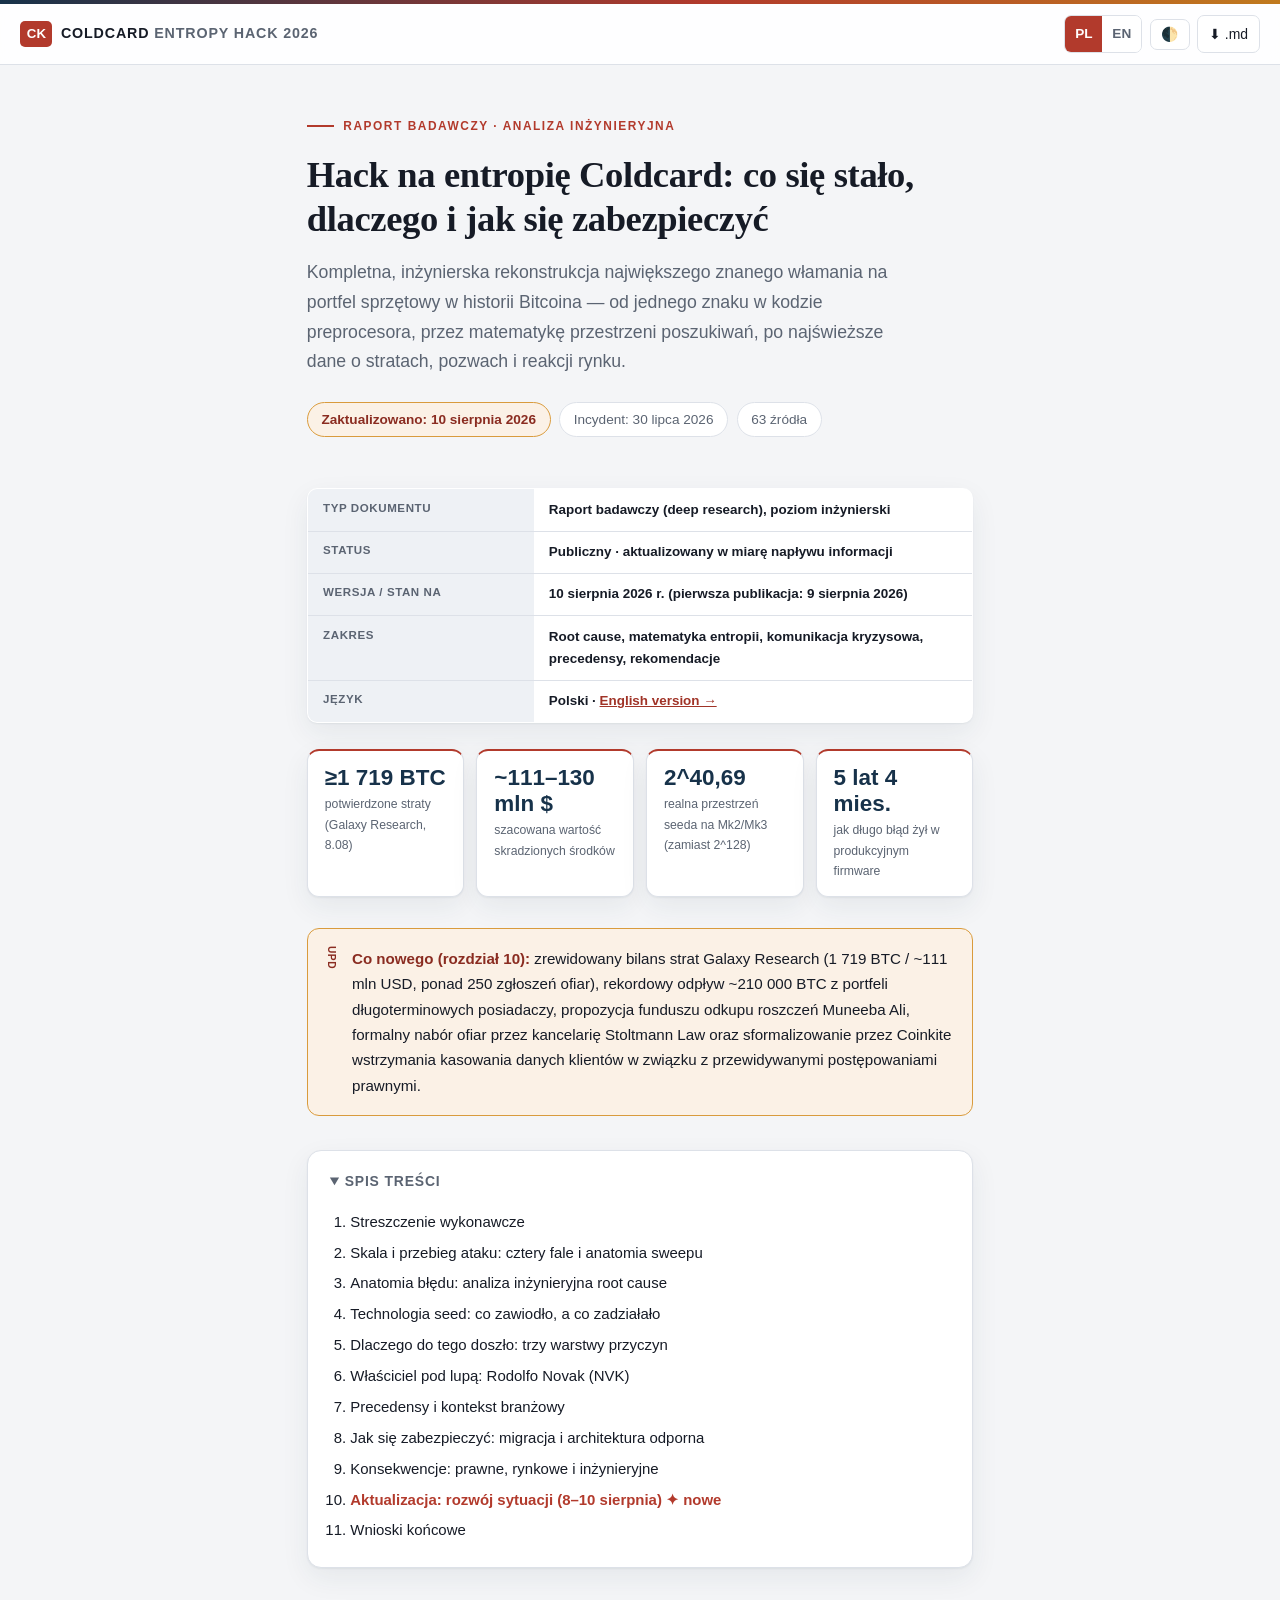
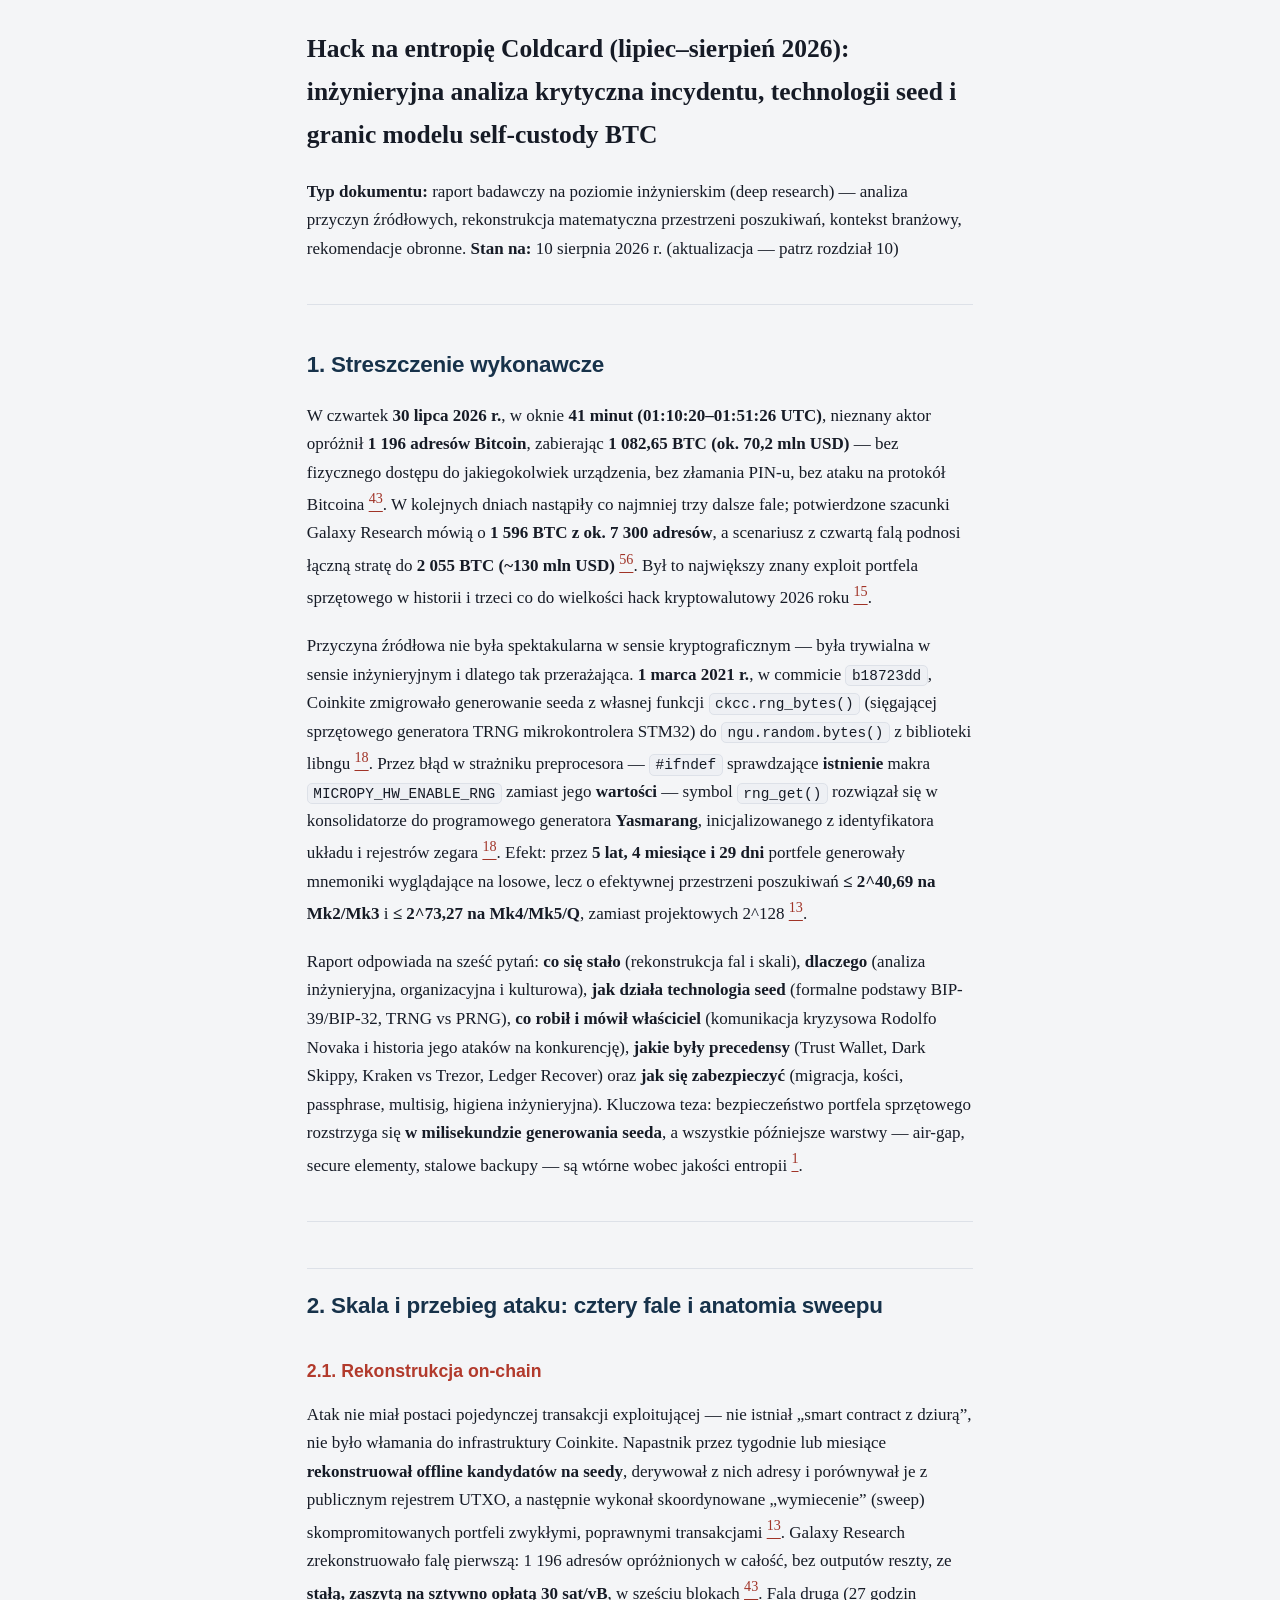
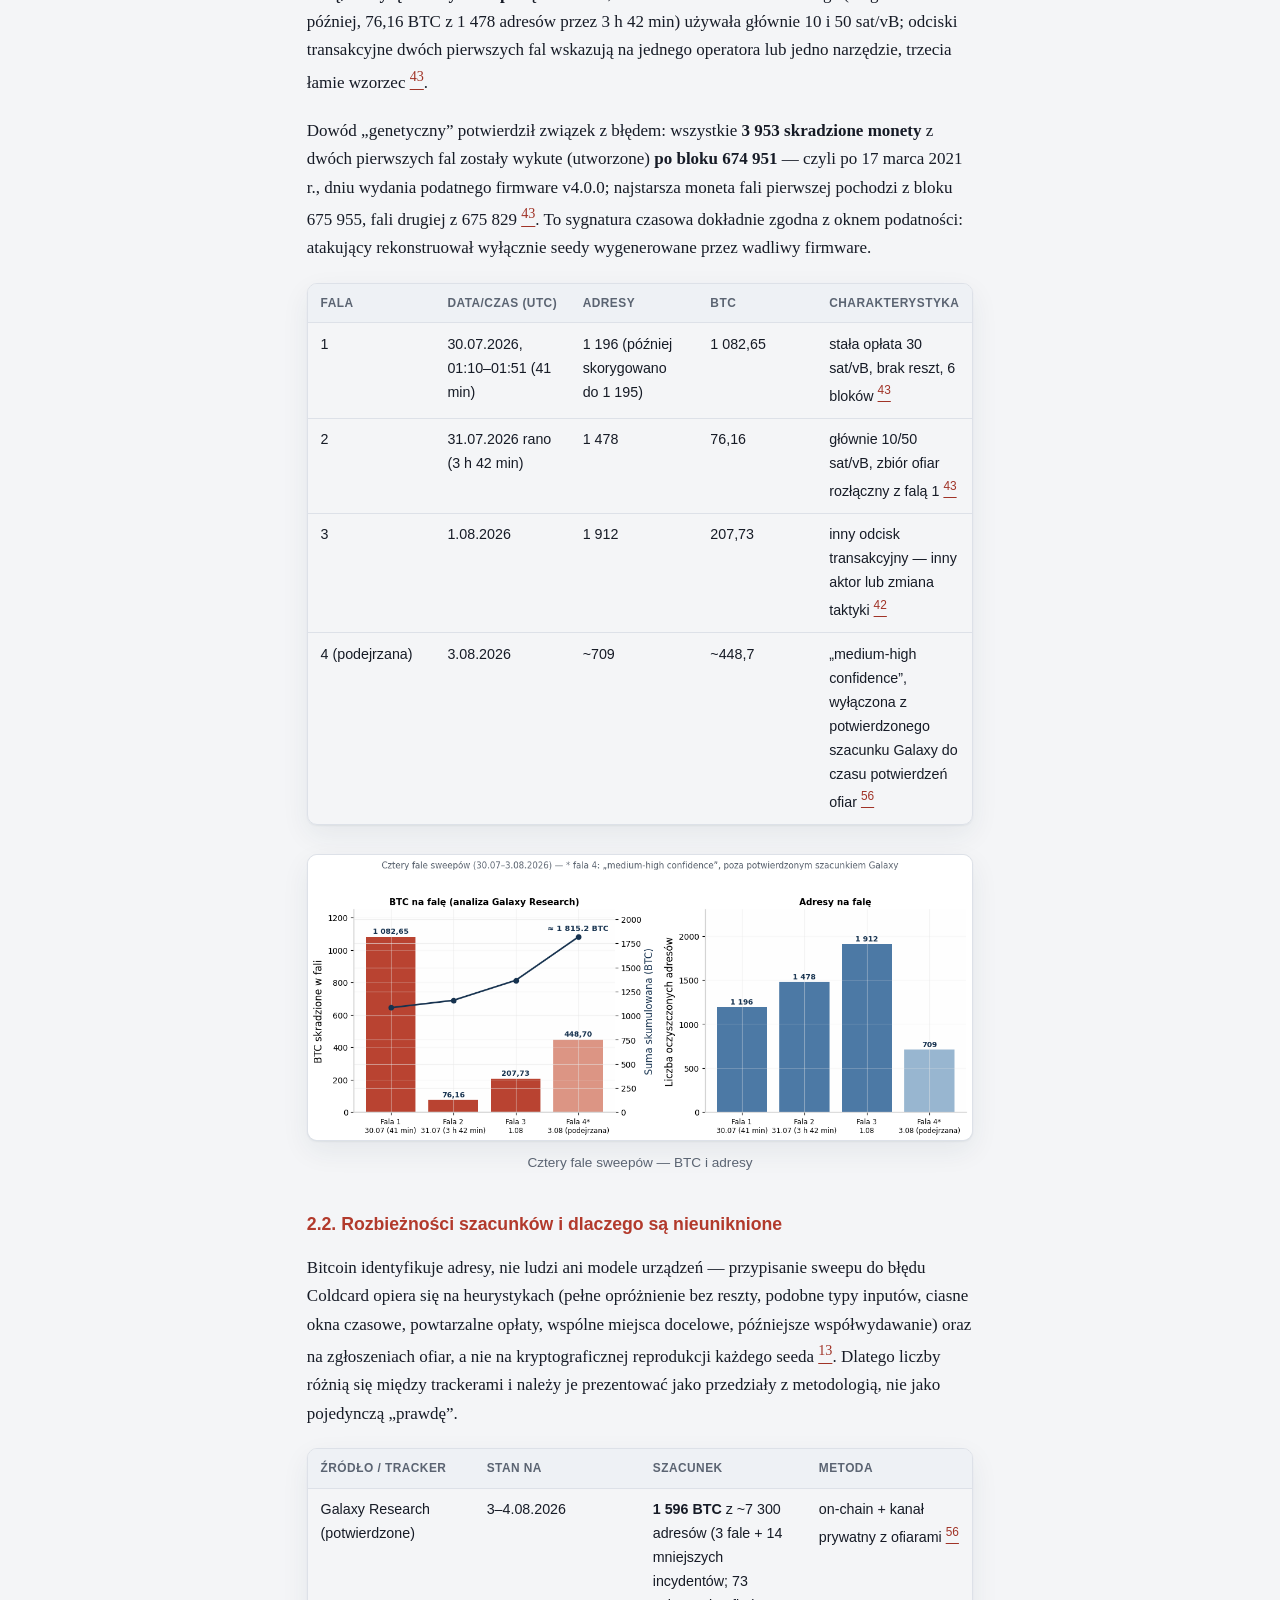
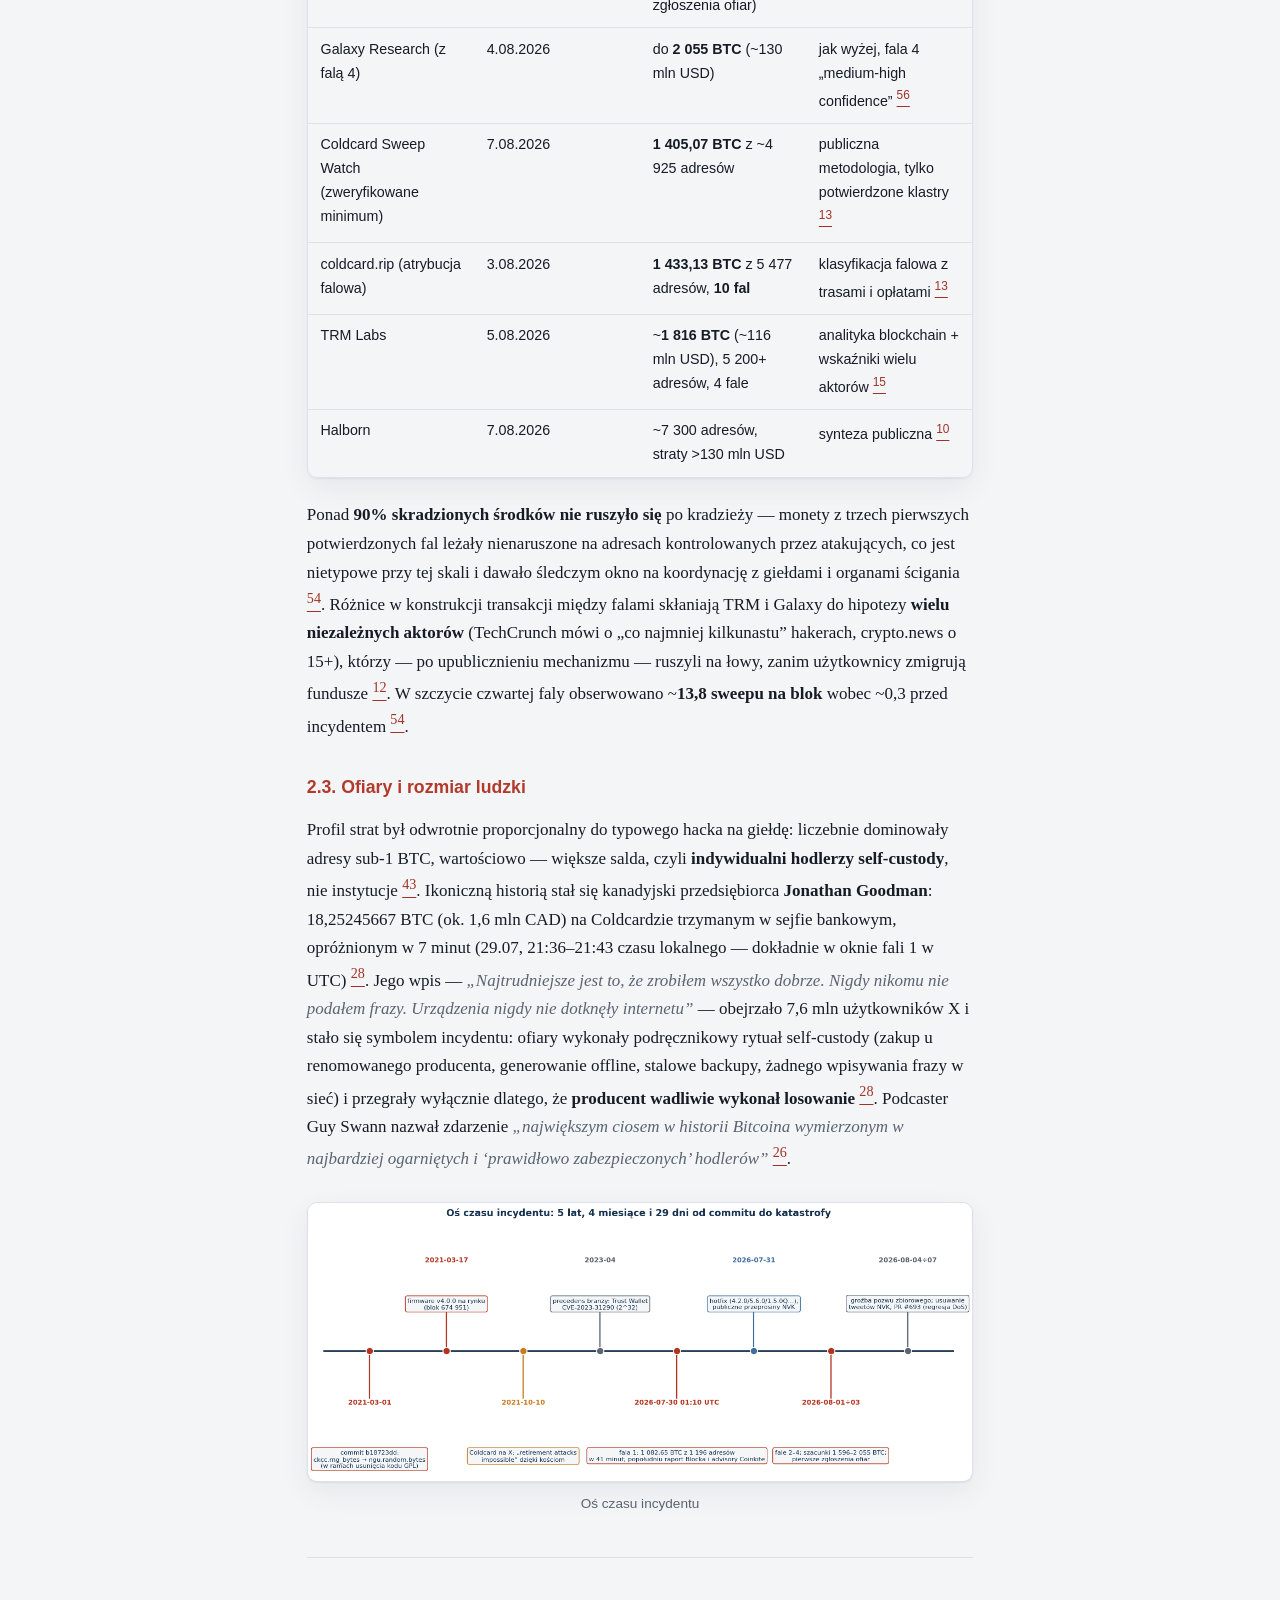
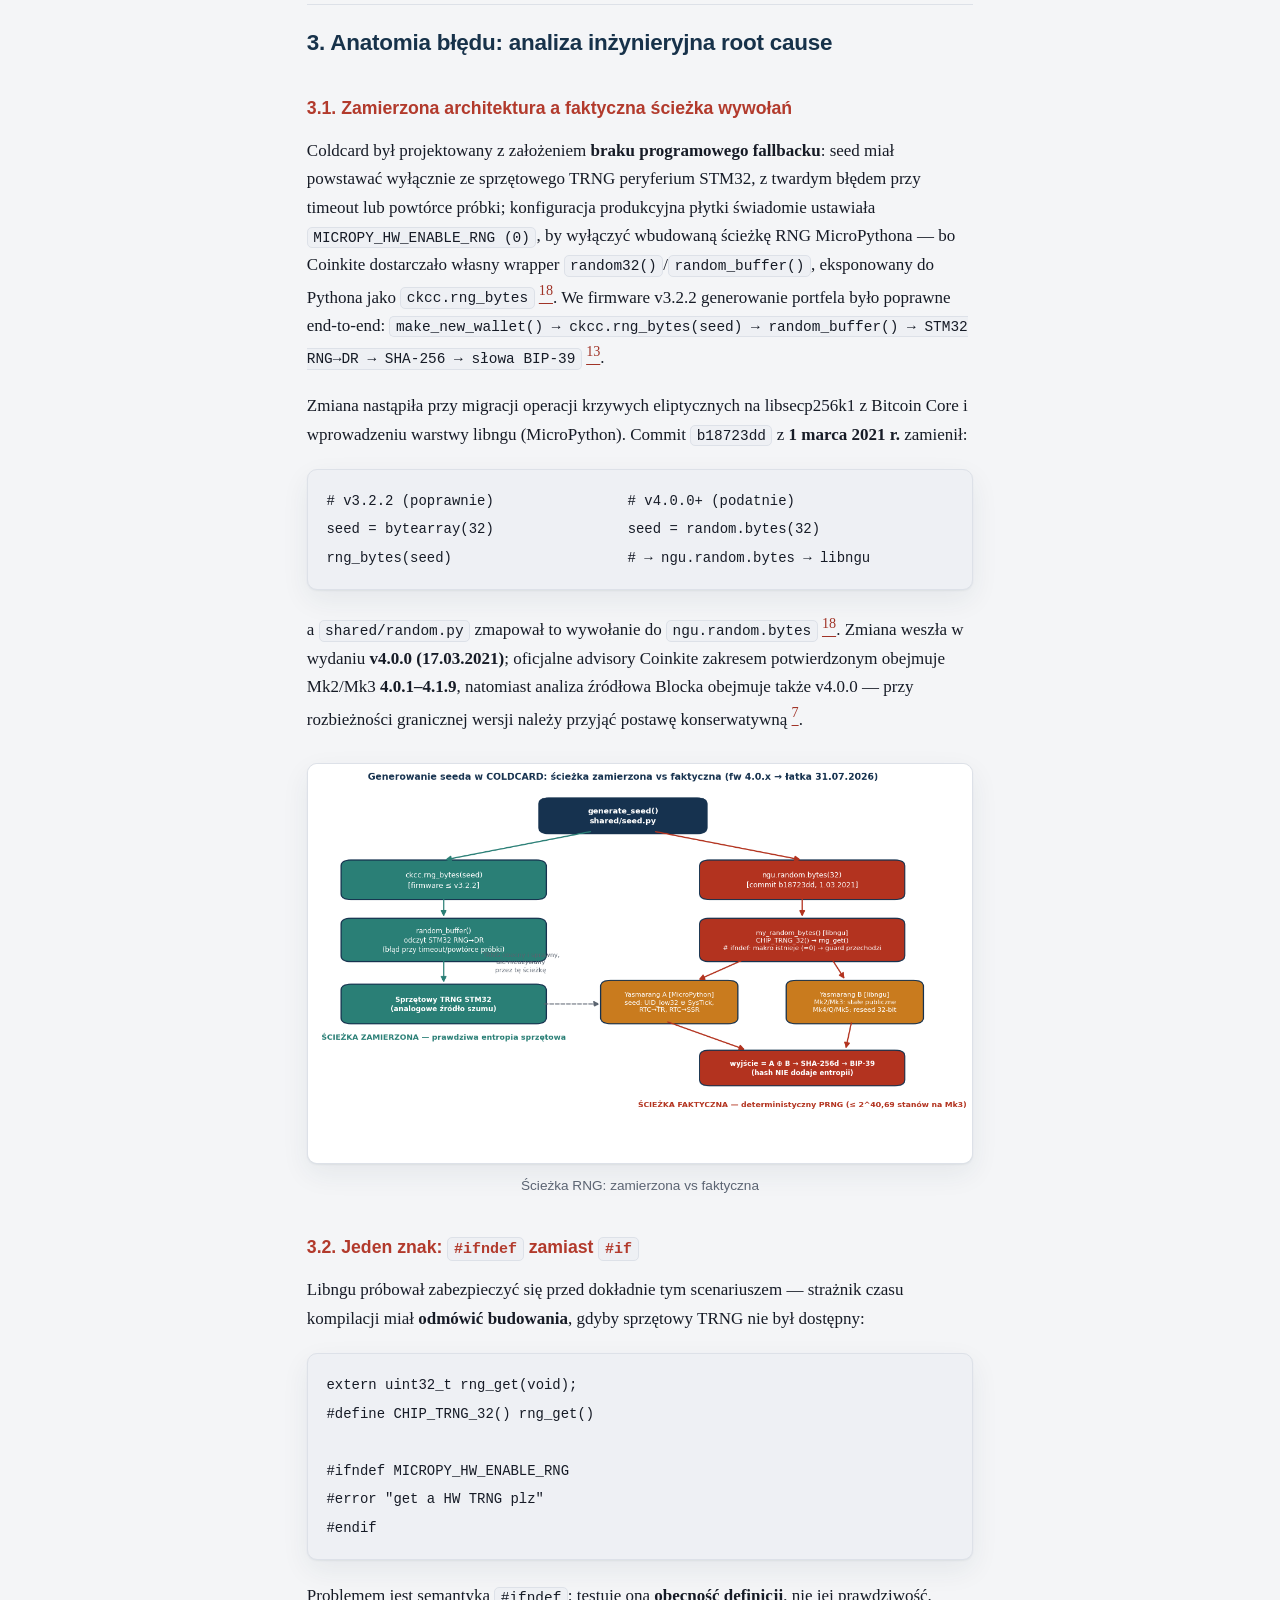
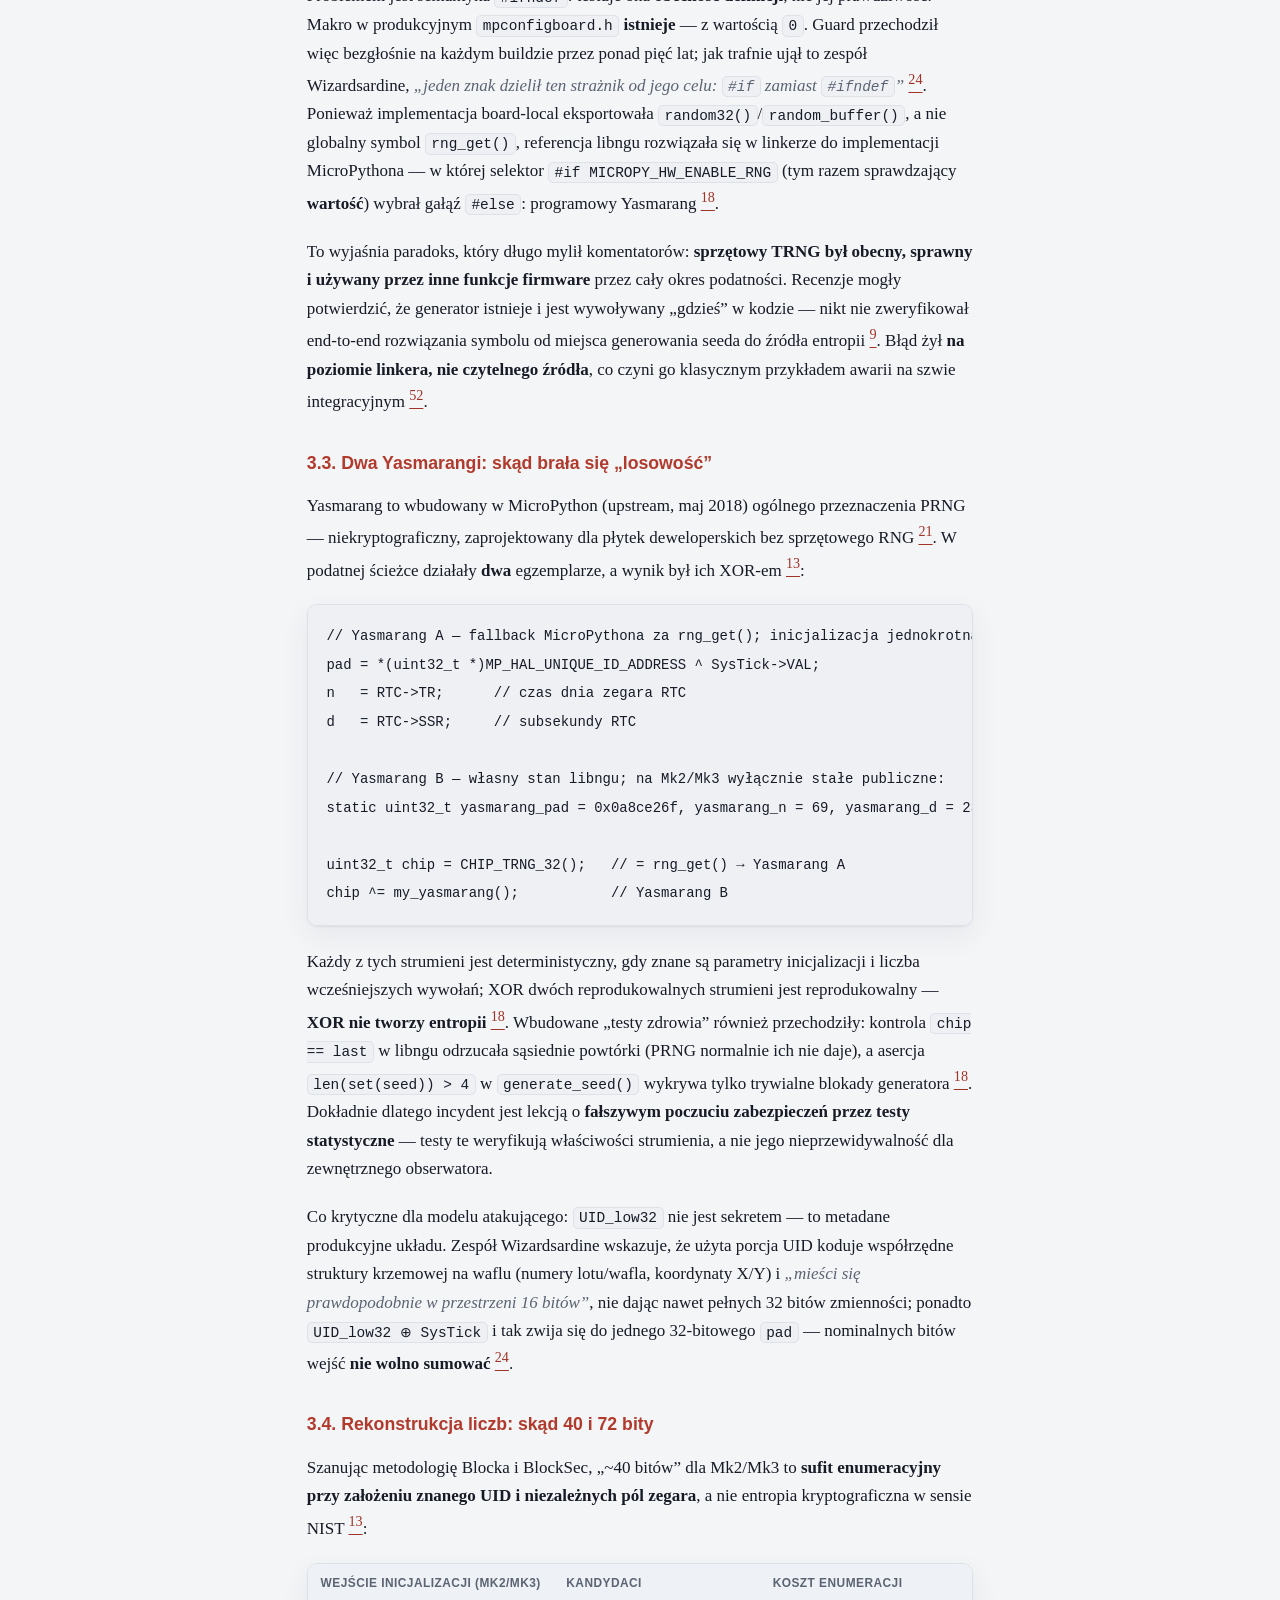
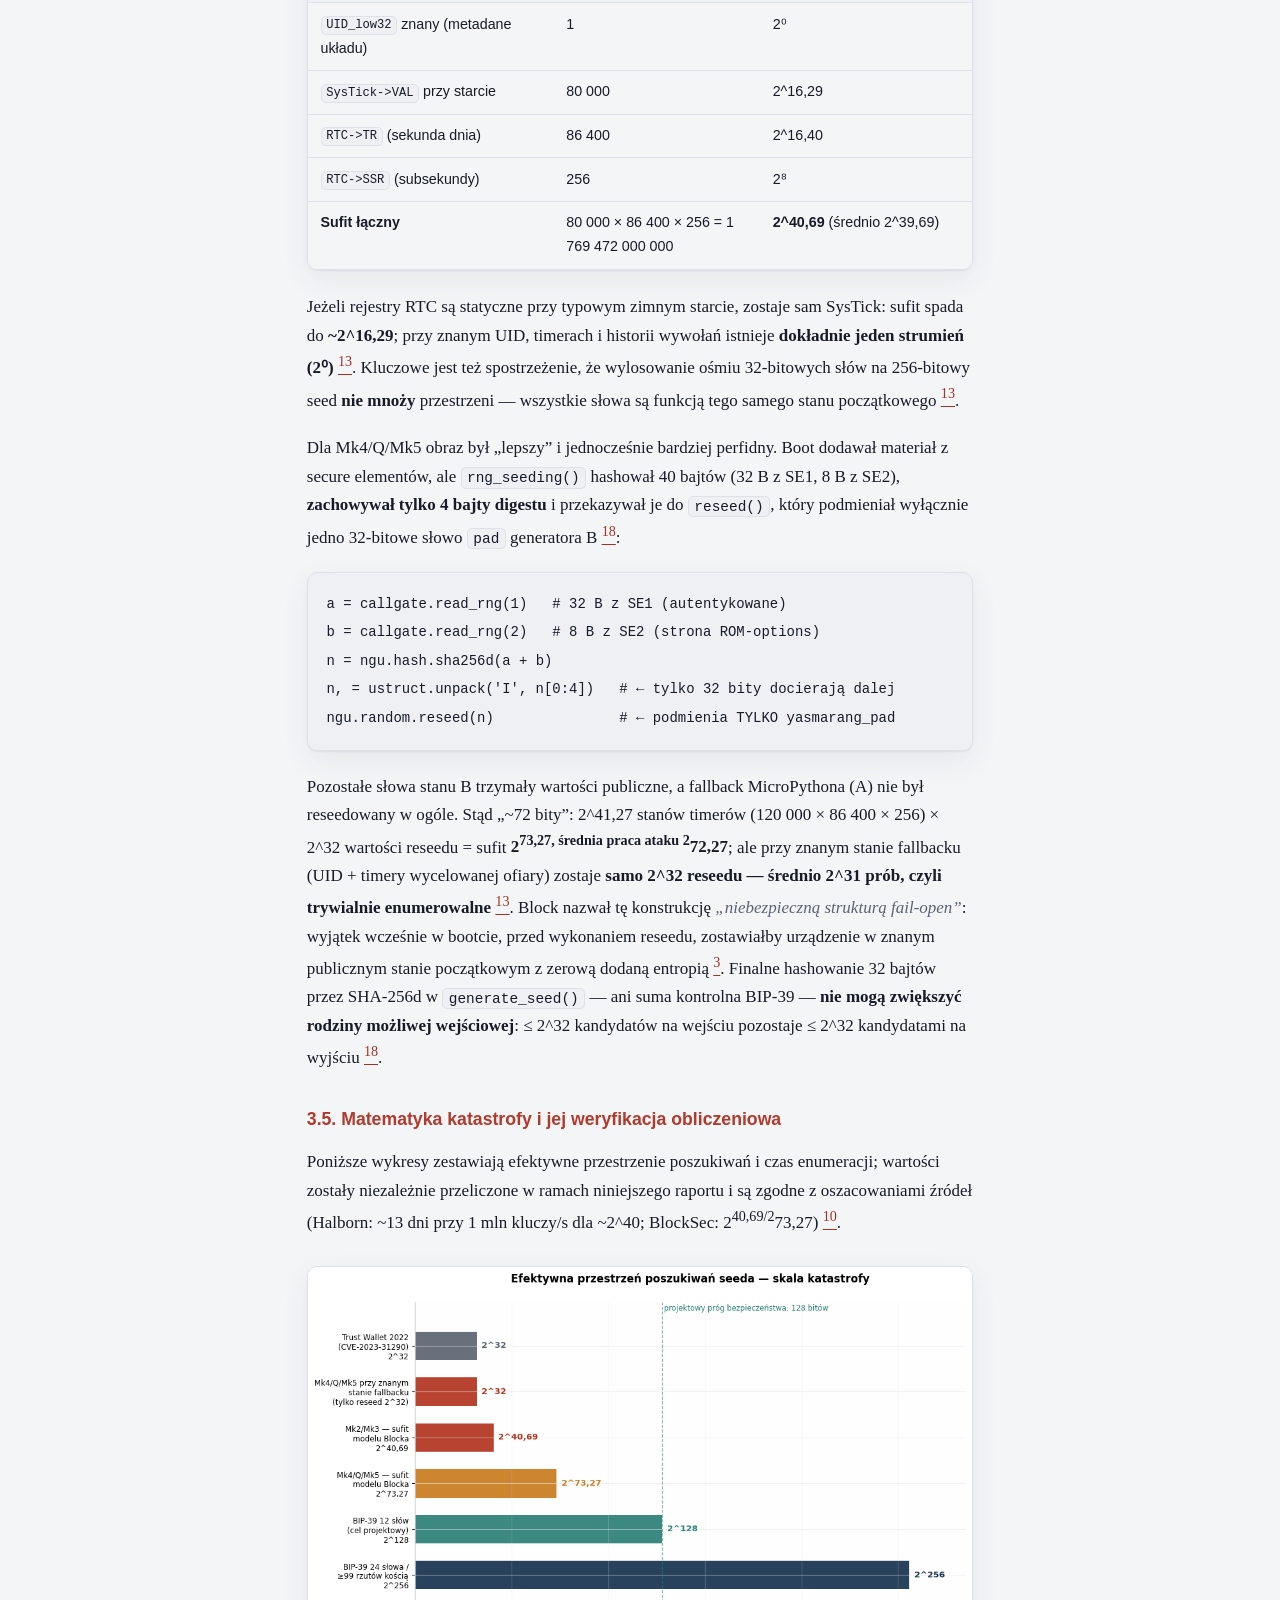
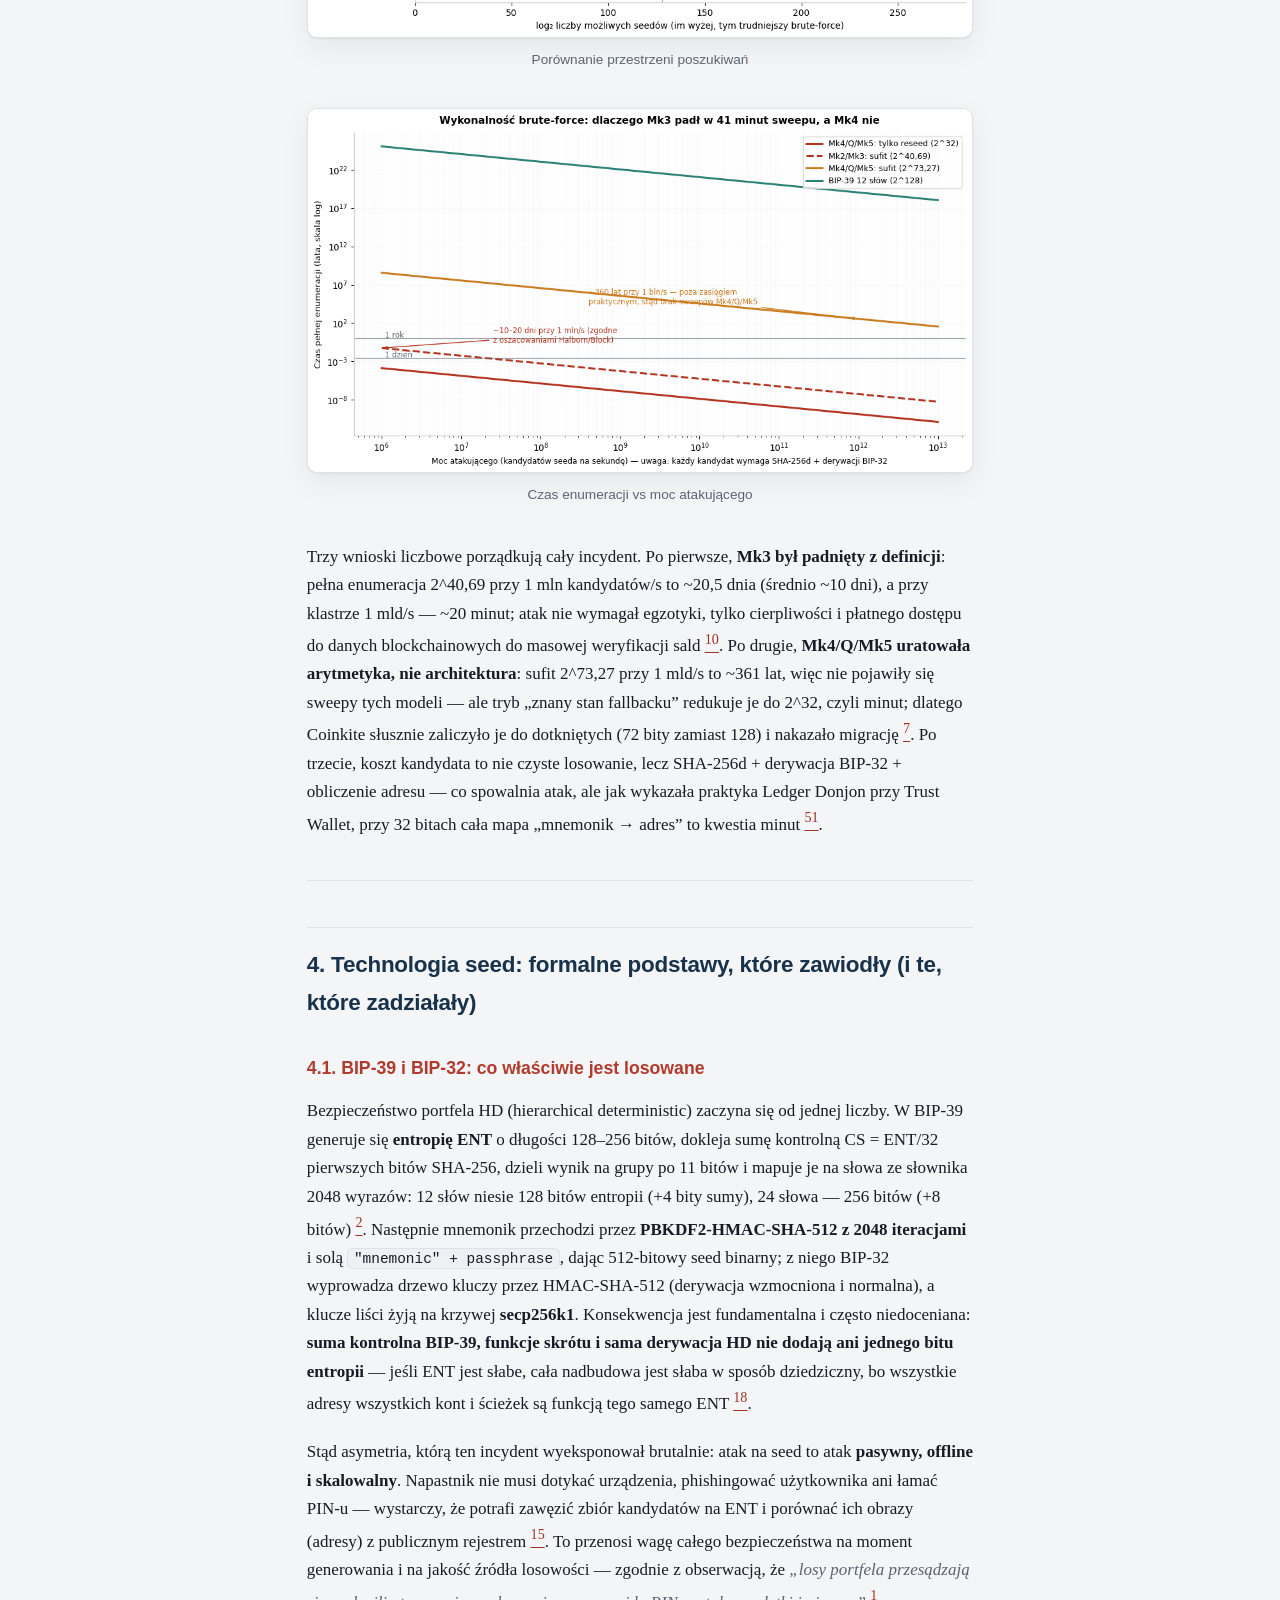
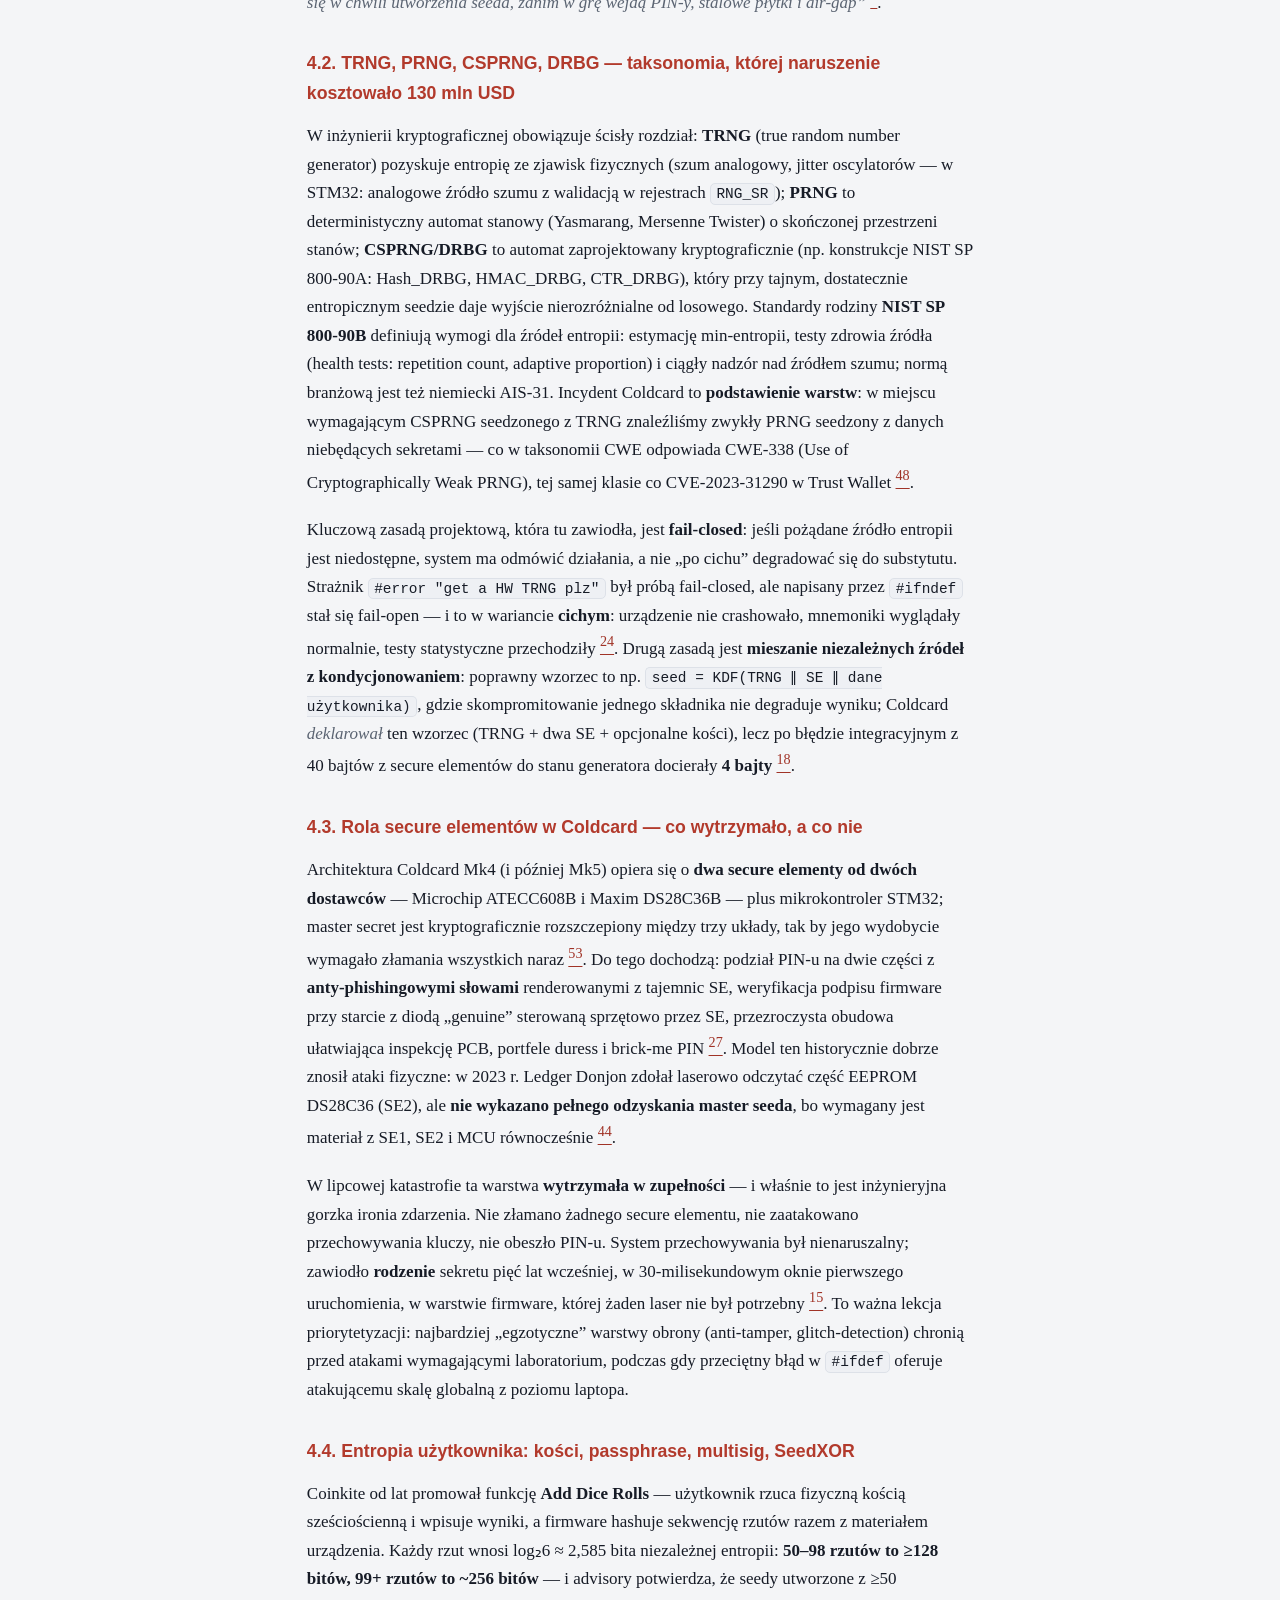
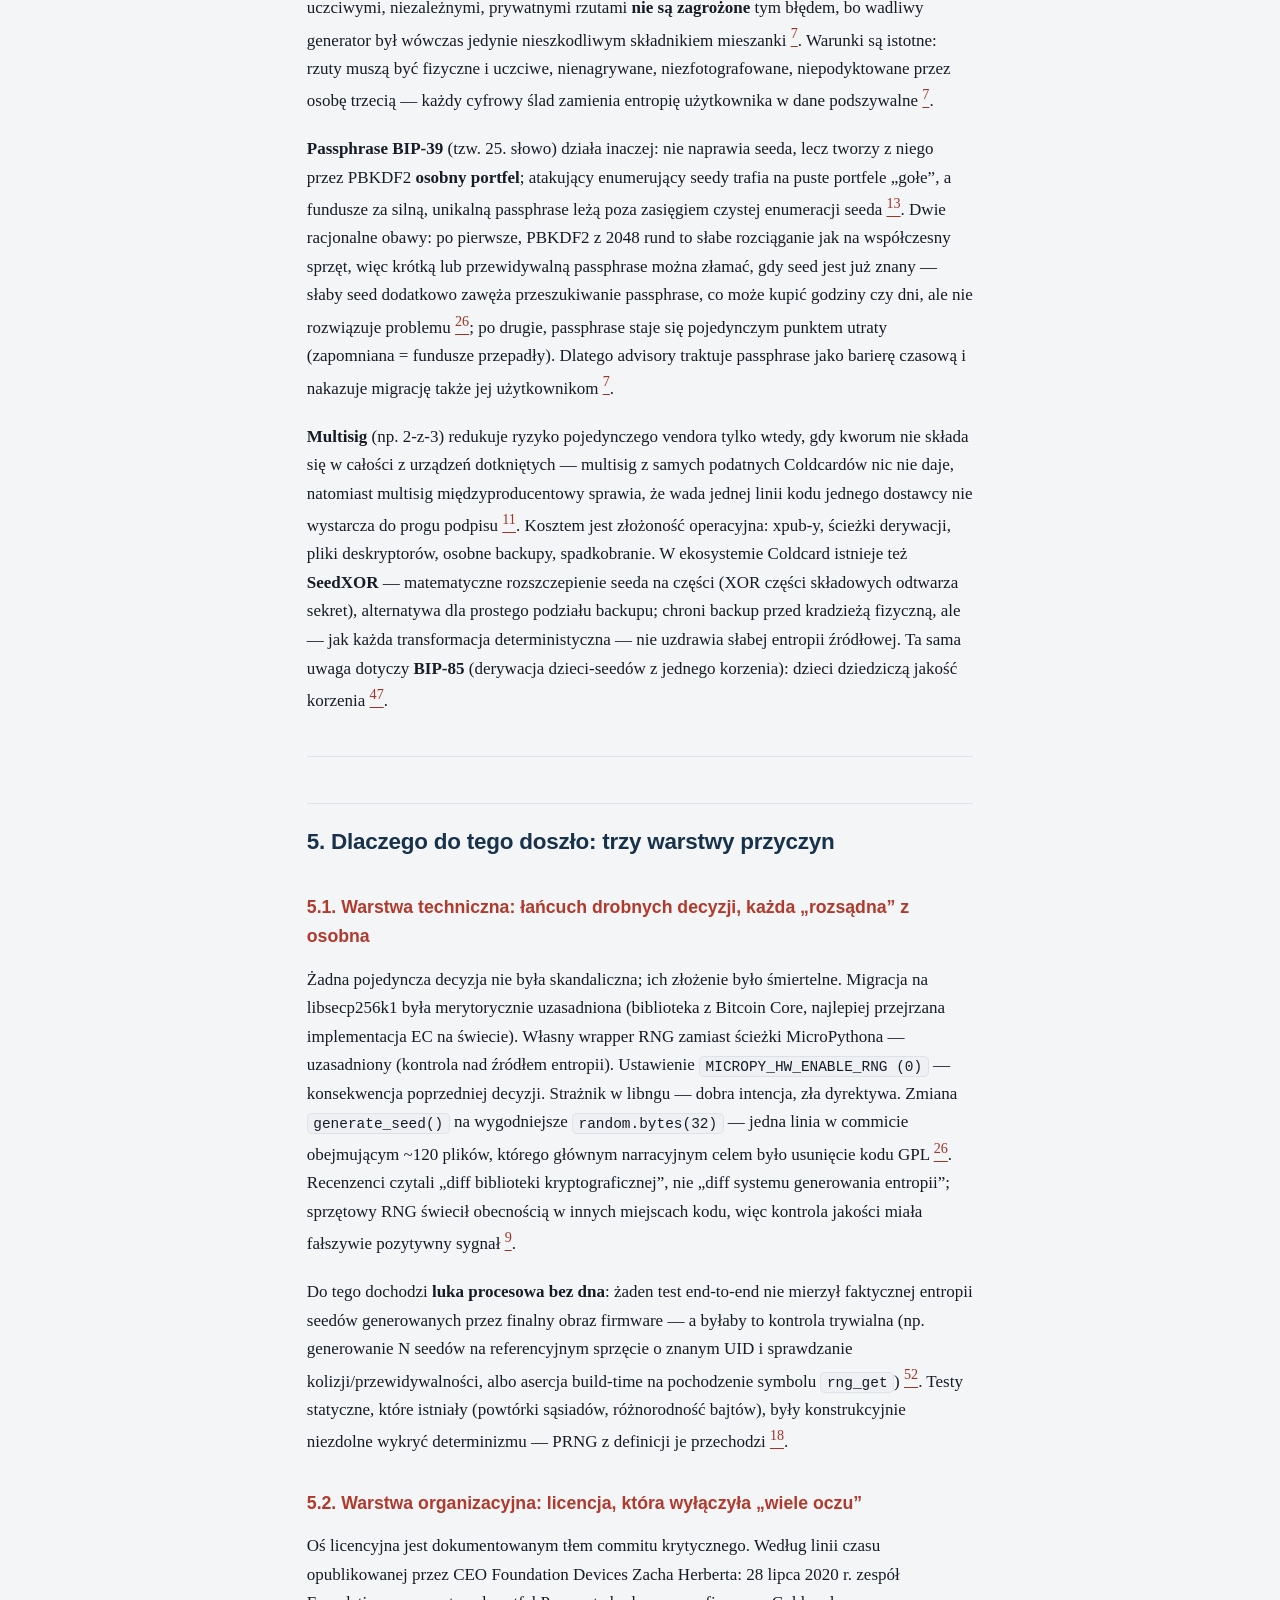
<file: index.html>
<!DOCTYPE html>
<html lang="pl">
<head>
<meta charset="UTF-8">
<meta name="viewport" content="width=device-width, initial-scale=1.0">
<title>Hack na entropię Coldcard (2026) — analiza inżynieryjna</title>
<meta name="description" content="Kompletny raport inżynieryjny: przyczyna źródłowa, matematyka przestrzeni poszukiwań, oś czasu, precedensy i rekomendacje obronne po ataku na Coldcard, lipiec–sierpień 2026.">
<link rel="icon" href="data:image/svg+xml,<svg xmlns=%22http://www.w3.org/2000/svg%22 viewBox=%220 0 100 100%22><text y=%22.9em%22 font-size=%2290%22>🔓</text></svg>">
<link rel="stylesheet" href="assets/report.css">
<link rel="alternate" hreflang="en" href="en/index.html">
</head>
<body>

<div class="top-accent"></div>
<div class="topbar">
  <div class="brand"><span class="mark">CK</span><span class="full"><strong>COLDCARD</strong>&nbsp;ENTROPY&nbsp;HACK&nbsp;2026</span></div>
  <div class="topbar-actions">
    <div class="lang-switch">
      <a class="active" href="index.html">PL</a>
      <a href="en/index.html">EN</a>
    </div>
    <button class="iconbtn" id="themeToggle" aria-label="Przełącz motyw">🌓</button>
    <a class="iconbtn" href="Hack-na-entropie-Coldcard-2026-analiza-inzynieryjna.md">⬇ .md</a>
  </div>
</div>

<div class="hero">
  <div class="kicker">Raport badawczy · analiza inżynieryjna</div>
  <h1>Hack na entropię Coldcard: co się stało, dlaczego i jak się zabezpieczyć</h1>
  <p class="dek">Kompletna, inżynierska rekonstrukcja największego znanego włamania na portfel sprzętowy w historii Bitcoina — od jednego znaku w kodzie preprocesora, przez matematykę przestrzeni poszukiwań, po najświeższe dane o stratach, pozwach i reakcji rynku.</p>
  <div class="meta-row">
    <span class="pill hot">Zaktualizowano: 10 sierpnia 2026</span>
    <span class="pill">Incydent: 30 lipca 2026</span>
    <span class="pill">63 źródła</span>
  </div>
</div>

<div class="doc-meta">
  <table>
    <tr><td class="k">Typ dokumentu</td><td class="v">Raport badawczy (deep research), poziom inżynierski</td></tr>
    <tr><td class="k">Status</td><td class="v">Publiczny · aktualizowany w miarę napływu informacji</td></tr>
    <tr><td class="k">Wersja / stan na</td><td class="v">10 sierpnia 2026 r. (pierwsza publikacja: 9 sierpnia 2026)</td></tr>
    <tr><td class="k">Zakres</td><td class="v">Root cause, matematyka entropii, komunikacja kryzysowa, precedensy, rekomendacje</td></tr>
    <tr><td class="k">Język</td><td class="v">Polski · <a href="en/index.html">English version →</a></td></tr>
  </table>
</div>

<div class="stat-strip">
  <div class="stat"><div class="num">≥1 719 BTC</div><div class="lbl">potwierdzone straty (Galaxy Research, 8.08)</div></div>
  <div class="stat"><div class="num">~111–130 mln $</div><div class="lbl">szacowana wartość skradzionych środków</div></div>
  <div class="stat"><div class="num">2^40,69</div><div class="lbl">realna przestrzeń seeda na Mk2/Mk3 (zamiast 2^128)</div></div>
  <div class="stat"><div class="num">5 lat 4 mies.</div><div class="lbl">jak długo błąd żył w produkcyjnym firmware</div></div>
</div>

<div class="update-banner">
  <div class="box">
    <strong>Co nowego (rozdział 10):</strong> zrewidowany bilans strat Galaxy Research (1 719 BTC / ~111 mln USD, ponad 250 zgłoszeń ofiar), rekordowy odpływ ~210 000 BTC z portfeli długoterminowych posiadaczy, propozycja funduszu odkupu roszczeń Muneeba Ali, formalny nabór ofiar przez kancelarię Stoltmann Law oraz sformalizowanie przez Coinkite wstrzymania kasowania danych klientów w związku z przewidywanymi postępowaniami prawnymi.
  </div>
</div>

<div class="toc-wrap">
  <details class="toc" open>
    <summary>Spis treści</summary>
    <ol>
      <li><a href="#streszczenie-wykonawcze">Streszczenie wykonawcze</a></li>
      <li><a href="#skala-i-przebieg-ataku-cztery-fale-i-anatomia-sweepu">Skala i przebieg ataku: cztery fale i anatomia sweepu</a></li>
      <li><a href="#anatomia-błędu-analiza-inżynieryjna-root-cause">Anatomia błędu: analiza inżynieryjna root cause</a></li>
      <li><a href="#technologia-seed-formalne-podstawy-które-zawiodły-i-te-które-zadziałały">Technologia seed: co zawiodło, a co zadziałało</a></li>
      <li><a href="#dlaczego-do-tego-doszło-trzy-warstwy-przyczyn">Dlaczego do tego doszło: trzy warstwy przyczyn</a></li>
      <li><a href="#właściciel-pod-lupą-rodolfo-novak-nvk-wpisy-docinki-i-kontradykcje">Właściciel pod lupą: Rodolfo Novak (NVK)</a></li>
      <li><a href="#precedensy-i-kontekst-branżowy-klasa-złej-entropii-nie-jest-nowa">Precedensy i kontekst branżowy</a></li>
      <li><a href="#jak-się-zabezpieczyć-od-migracji-awaryjnej-do-architektury-odpornych-konfiguracji">Jak się zabezpieczyć: migracja i architektura odporna</a></li>
      <li><a href="#konsekwencje-prawne-rynkowe-i-inżynieryjne">Konsekwencje: prawne, rynkowe i inżynieryjne</a></li>
      <li><a href="#aktualizacja-rozwój-sytuacji-810-sierpnia-2026" class="upd">Aktualizacja: rozwój sytuacji (8–10 sierpnia) ✦ nowe</a></li>
      <li><a href="#wnioski-końcowe">Wnioski końcowe</a></li>
    </ol>
  </details>
</div>

<article>
<h1 id="hack-na-entropię-coldcard-lipiecsierpień-2026-inżynieryjna-analiza-krytyczna-incydentu-technologii-seed-i-granic-modelu-self-custody-btc">Hack na entropię Coldcard (lipiec–sierpień 2026): inżynieryjna analiza krytyczna incydentu, technologii seed i granic modelu self-custody BTC</h1>
<p><strong>Typ dokumentu:</strong> raport badawczy na poziomie inżynierskim (deep research) — analiza przyczyn źródłowych, rekonstrukcja matematyczna przestrzeni poszukiwań, kontekst branżowy, rekomendacje obronne. <strong>Stan na:</strong> 10 sierpnia 2026 r. (aktualizacja — patrz rozdział 10)</p>
<hr />
<h2 id="streszczenie-wykonawcze">1. Streszczenie wykonawcze</h2>
<p>W czwartek <strong>30 lipca 2026 r.</strong>, w oknie <strong>41 minut (01:10:20–01:51:26 UTC)</strong>, nieznany aktor opróżnił <strong>1 196 adresów Bitcoin</strong>, zabierając <strong>1 082,65 BTC (ok. 70,2 mln USD)</strong> — bez fizycznego dostępu do jakiegokolwiek urządzenia, bez złamania PIN-u, bez ataku na protokół Bitcoina <a href="https://thehackernews.com/2026/08/coldcard-hardware-wallet-flaw-linked-to.html"><sup>43</sup></a>. W kolejnych dniach nastąpiły co najmniej trzy dalsze fale; potwierdzone szacunki Galaxy Research mówią o <strong>1 596 BTC z ok. 7 300 adresów</strong>, a scenariusz z czwartą falą podnosi łączną stratę do <strong>2 055 BTC (~130 mln USD)</strong> <a href="https://crypto.news/galaxy-estimates-coldcard-exploit-may-have-stolen-up-to-2055-bitcoin/"><sup>56</sup></a>. Był to największy znany exploit portfela sprzętowego w historii i trzeci co do wielkości hack kryptowalutowy 2026 roku <a href="https://www.trmlabs.com/resources/blog/the-largest-hardware-wallet-exploit-of-2026-inside-the-usd-116-million-coldcard-hack"><sup>15</sup></a>.</p>
<p>Przyczyna źródłowa nie była spektakularna w sensie kryptograficznym — była trywialna w sensie inżynieryjnym i dlatego tak przerażająca. <strong>1 marca 2021 r.</strong>, w commicie <code>b18723dd</code>, Coinkite zmigrowało generowanie seeda z własnej funkcji <code>ckcc.rng_bytes()</code> (sięgającej sprzętowego generatora TRNG mikrokontrolera STM32) do <code>ngu.random.bytes()</code> z biblioteki libngu <a href="https://engineering.block.xyz/blog/predictable-rng-fallback-and-32-bit-reseed-in-coldcard-firmware"><sup>18</sup></a>. Przez błąd w strażniku preprocesora — <code>#ifndef</code> sprawdzające <strong>istnienie</strong> makra <code>MICROPY_HW_ENABLE_RNG</code> zamiast jego <strong>wartości</strong> — symbol <code>rng_get()</code> rozwiązał się w konsolidatorze do programowego generatora <strong>Yasmarang</strong>, inicjalizowanego z identyfikatora układu i rejestrów zegara <a href="https://blocksec.com/blog/coldcard-entropy-failure-seed-recovery"><sup>18</sup></a>. Efekt: przez <strong>5 lat, 4 miesiące i 29 dni</strong> portfele generowały mnemoniki wyglądające na losowe, lecz o efektywnej przestrzeni poszukiwań <strong>≤ 2^40,69 na Mk2/Mk3</strong> i <strong>≤ 2^73,27 na Mk4/Mk5/Q</strong>, zamiast projektowych 2^128 <a href="https://blog.coinkite.com/coldcard-mk3-seed-generation-warning/"><sup>13</sup></a>.</p>
<p>Raport odpowiada na sześć pytań: <strong>co się stało</strong> (rekonstrukcja fal i skali), <strong>dlaczego</strong> (analiza inżynieryjna, organizacyjna i kulturowa), <strong>jak działa technologia seed</strong> (formalne podstawy BIP-39/BIP-32, TRNG vs PRNG), <strong>co robił i mówił właściciel</strong> (komunikacja kryzysowa Rodolfo Novaka i historia jego ataków na konkurencję), <strong>jakie były precedensy</strong> (Trust Wallet, Dark Skippy, Kraken vs Trezor, Ledger Recover) oraz <strong>jak się zabezpieczyć</strong> (migracja, kości, passphrase, multisig, higiena inżynieryjna). Kluczowa teza: bezpieczeństwo portfela sprzętowego rozstrzyga się <strong>w milisekundzie generowania seeda</strong>, a wszystkie późniejsze warstwy — air-gap, secure elementy, stalowe backupy — są wtórne wobec jakości entropii <a href="https://news.futunn.com/en/post/77070738/multiple-layers-of-protection-still-breached-coldcard-s-random-number"><sup>1</sup></a>.</p>
<hr />
<h2 id="skala-i-przebieg-ataku-cztery-fale-i-anatomia-sweepu">2. Skala i przebieg ataku: cztery fale i anatomia sweepu</h2>
<h3 id="rekonstrukcja-on-chain">2.1. Rekonstrukcja on-chain</h3>
<p>Atak nie miał postaci pojedynczej transakcji exploitującej — nie istniał „smart contract z dziurą”, nie było włamania do infrastruktury Coinkite. Napastnik przez tygodnie lub miesiące <strong>rekonstruował offline kandydatów na seedy</strong>, derywował z nich adresy i porównywał je z publicznym rejestrem UTXO, a następnie wykonał skoordynowane „wymiecenie” (sweep) skompromitowanych portfeli zwykłymi, poprawnymi transakcjami <a href="https://defimon.xyz/blog/coldcard-hack-july-2026"><sup>13</sup></a>. Galaxy Research zrekonstruowało falę pierwszą: 1 196 adresów opróżnionych w całość, bez outputów reszty, ze <strong>stałą, zaszytą na sztywno opłatą 30 sat/vB</strong>, w sześciu blokach <a href="https://forklog.com/en/sleep-at-night-technology-how-a-coldcard-flaw-turned-peace-of-mind-into-a-nightmare/"><sup>43</sup></a>. Fala druga (27 godzin później, 76,16 BTC z 1 478 adresów przez 3 h 42 min) używała głównie 10 i 50 sat/vB; odciski transakcyjne dwóch pierwszych fal wskazują na jednego operatora lub jedno narzędzie, trzecia łamie wzorzec <a href="https://cryptobriefing.com/galaxy-research-coldcard-btc-attack-1367/"><sup>43</sup></a>.</p>
<p>Dowód „genetyczny” potwierdził związek z błędem: wszystkie <strong>3 953 skradzione monety</strong> z dwóch pierwszych fal zostały wykute (utworzone) <strong>po bloku 674 951</strong> — czyli po 17 marca 2021 r., dniu wydania podatnego firmware v4.0.0; najstarsza moneta fali pierwszej pochodzi z bloku 675 955, fali drugiej z 675 829 <a href="https://x.com/glxyresearch/status/2083560940469981591"><sup>43</sup></a>. To sygnatura czasowa dokładnie zgodna z oknem podatności: atakujący rekonstruował wyłącznie seedy wygenerowane przez wadliwy firmware.</p>
<div class="table-wrap"><table>
<colgroup>
<col style="width: 20%" />
<col style="width: 20%" />
<col style="width: 20%" />
<col style="width: 20%" />
<col style="width: 20%" />
</colgroup>
<thead>
<tr>
<th>Fala</th>
<th>Data/czas (UTC)</th>
<th>Adresy</th>
<th>BTC</th>
<th>Charakterystyka</th>
</tr>
</thead>
<tbody>
<tr>
<td>1</td>
<td>30.07.2026, 01:10–01:51 (41 min)</td>
<td>1 196 (później skorygowano do 1 195)</td>
<td>1 082,65</td>
<td>stała opłata 30 sat/vB, brak reszt, 6 bloków <a href="https://wublock.substack.com/p/coldcards-five-year-vulnerability"><sup>43</sup></a></td>
</tr>
<tr>
<td>2</td>
<td>31.07.2026 rano (3 h 42 min)</td>
<td>1 478</td>
<td>76,16</td>
<td>głównie 10/50 sat/vB, zbiór ofiar rozłączny z falą 1 <a href="https://x.com/glxyresearch/status/2083560940469981591"><sup>43</sup></a></td>
</tr>
<tr>
<td>3</td>
<td>1.08.2026</td>
<td>1 912</td>
<td>207,73</td>
<td>inny odcisk transakcyjny — inny aktor lub zmiana taktyki <a href="https://defimon.xyz/blog/coldcard-hack-july-2026"><sup>42</sup></a></td>
</tr>
<tr>
<td>4 (podejrzana)</td>
<td>3.08.2026</td>
<td>~709</td>
<td>~448,7</td>
<td>„medium-high confidence”, wyłączona z potwierdzonego szacunku Galaxy do czasu potwierdzeń ofiar <a href="https://wublock.substack.com/p/coldcards-five-year-vulnerability"><sup>56</sup></a></td>
</tr>
</tbody>
</table></div>
<figure>
<img src="assets/fig4_fale.png" alt="Cztery fale sweepów — BTC i adresy" />
<figcaption aria-hidden="true">Cztery fale sweepów — BTC i adresy</figcaption>
</figure>
<h3 id="rozbieżności-szacunków-i-dlaczego-są-nieuniknione">2.2. Rozbieżności szacunków i dlaczego są nieuniknione</h3>
<p>Bitcoin identyfikuje adresy, nie ludzi ani modele urządzeń — przypisanie sweepu do błędu Coldcard opiera się na heurystykach (pełne opróżnienie bez reszty, podobne typy inputów, ciasne okna czasowe, powtarzalne opłaty, wspólne miejsca docelowe, późniejsze współwydawanie) oraz na zgłoszeniach ofiar, a nie na kryptograficznej reprodukcji każdego seeda <a href="https://blocksec.com/blog/coldcard-entropy-failure-seed-recovery"><sup>13</sup></a>. Dlatego liczby różnią się między trackerami i należy je prezentować jako przedziały z metodologią, nie jako pojedynczą „prawdę”.</p>
<div class="table-wrap"><table>
<colgroup>
<col style="width: 25%" />
<col style="width: 25%" />
<col style="width: 25%" />
<col style="width: 25%" />
</colgroup>
<thead>
<tr>
<th>Źródło / tracker</th>
<th>Stan na</th>
<th>Szacunek</th>
<th>Metoda</th>
</tr>
</thead>
<tbody>
<tr>
<td>Galaxy Research (potwierdzone)</td>
<td>3–4.08.2026</td>
<td><strong>1 596 BTC</strong> z ~7 300 adresów (3 fale + 14 mniejszych incydentów; 73 zgłoszenia ofiar)</td>
<td>on-chain + kanał prywatny z ofiarami <a href="https://es.tradingview.com/news/cointelegraph:bc48617a5094b:0-coldcard-bitcoin-theft-tops-100m-across-3-confirmed-attack-waves-galaxy/"><sup>56</sup></a></td>
</tr>
<tr>
<td>Galaxy Research (z falą 4)</td>
<td>4.08.2026</td>
<td>do <strong>2 055 BTC</strong> (~130 mln USD)</td>
<td>jak wyżej, fala 4 „medium-high confidence” <a href="https://crypto.news/galaxy-estimates-coldcard-exploit-may-have-stolen-up-to-2055-bitcoin/"><sup>56</sup></a></td>
</tr>
<tr>
<td>Coldcard Sweep Watch (zweryfikowane minimum)</td>
<td>7.08.2026</td>
<td><strong>1 405,07 BTC</strong> z ~4 925 adresów</td>
<td>publiczna metodologia, tylko potwierdzone klastry <a href="https://blocksec.com/blog/coldcard-entropy-failure-seed-recovery"><sup>13</sup></a></td>
</tr>
<tr>
<td>coldcard.rip (atrybucja falowa)</td>
<td>3.08.2026</td>
<td><strong>1 433,13 BTC</strong> z 5 477 adresów, <strong>10 fal</strong></td>
<td>klasyfikacja falowa z trasami i opłatami <a href="https://blocksec.com/blog/coldcard-entropy-failure-seed-recovery"><sup>13</sup></a></td>
</tr>
<tr>
<td>TRM Labs</td>
<td>5.08.2026</td>
<td>~<strong>1 816 BTC</strong> (~116 mln USD), 5 200+ adresów, 4 fale</td>
<td>analityka blockchain + wskaźniki wielu aktorów <a href="https://www.trmlabs.com/resources/blog/the-largest-hardware-wallet-exploit-of-2026-inside-the-usd-116-million-coldcard-hack"><sup>15</sup></a></td>
</tr>
<tr>
<td>Halborn</td>
<td>7.08.2026</td>
<td>~7 300 adresów, straty &gt;130 mln USD</td>
<td>synteza publiczna <a href="https://www.halborn.com/blog/post/explained-the-coldcard-hack-july-2026"><sup>10</sup></a></td>
</tr>
</tbody>
</table></div>
<p>Ponad <strong>90% skradzionych środków nie ruszyło się</strong> po kradzieży — monety z trzech pierwszych potwierdzonych fal leżały nienaruszone na adresach kontrolowanych przez atakujących, co jest nietypowe przy tej skali i dawało śledczym okno na koordynację z giełdami i organami ścigania <a href="https://crypto.news/coldcard-rng-flaw-bitcoin-wallet-ai-audit/"><sup>54</sup></a>. Różnice w konstrukcji transakcji między falami skłaniają TRM i Galaxy do hipotezy <strong>wielu niezależnych aktorów</strong> (TechCrunch mówi o „co najmniej kilkunastu” hakerach, crypto.news o 15+), którzy — po upublicznieniu mechanizmu — ruszyli na łowy, zanim użytkownicy zmigrują fundusze <a href="https://crypto.news/coldcard-rng-flaw-bitcoin-wallet-ai-audit/"><sup>12</sup></a>. W szczycie czwartej faly obserwowano ~<strong>13,8 sweepu na blok</strong> wobec ~0,3 przed incydentem <a href="https://crypto.news/galaxy-estimates-coldcard-exploit-may-have-stolen-up-to-2055-bitcoin/"><sup>54</sup></a>.</p>
<h3 id="ofiary-i-rozmiar-ludzki">2.3. Ofiary i rozmiar ludzki</h3>
<p>Profil strat był odwrotnie proporcjonalny do typowego hacka na giełdę: liczebnie dominowały adresy sub-1 BTC, wartościowo — większe salda, czyli <strong>indywidualni hodlerzy self-custody</strong>, nie instytucje <a href="https://x.com/glxyresearch/status/2083560940469981591"><sup>43</sup></a>. Ikoniczną historią stał się kanadyjski przedsiębiorca <strong>Jonathan Goodman</strong>: 18,25245667 BTC (ok. 1,6 mln CAD) na Coldcardzie trzymanym w sejfie bankowym, opróżnionym w 7 minut (29.07, 21:36–21:43 czasu lokalnego — dokładnie w oknie fali 1 w UTC) <a href="https://www.ladbible.com/money/man-lost-million-bitcoin-hack-316035-20260807"><sup>28</sup></a>. Jego wpis — <em>„Najtrudniejsze jest to, że zrobiłem wszystko dobrze. Nigdy nikomu nie podałem frazy. Urządzenia nigdy nie dotknęły internetu”</em> — obejrzało 7,6 mln użytkowników X i stało się symbolem incydentu: ofiary wykonały podręcznikowy rytuał self-custody (zakup u renomowanego producenta, generowanie offline, stalowe backupy, żadnego wpisywania frazy w sieć) i przegrały wyłącznie dlatego, że <strong>producent wadliwie wykonał losowanie</strong> <a href="https://techcrunch.com/2026/08/04/hackers-steal-over-130-million-by-exploiting-bug-in-offline-hardware-wallets/"><sup>28</sup></a>. Podcaster Guy Swann nazwał zdarzenie <em>„największym ciosem w historii Bitcoina wymierzonym w najbardziej ogarniętych i ‘prawidłowo zabezpieczonych’ hodlerów”</em> <a href="https://forklog.com/en/sleep-at-night-technology-how-a-coldcard-flaw-turned-peace-of-mind-into-a-nightmare/"><sup>26</sup></a>.</p>
<figure>
<img src="assets/fig5_os_czasu.png" alt="Oś czasu incydentu" />
<figcaption aria-hidden="true">Oś czasu incydentu</figcaption>
</figure>
<hr />
<h2 id="anatomia-błędu-analiza-inżynieryjna-root-cause">3. Anatomia błędu: analiza inżynieryjna root cause</h2>
<h3 id="zamierzona-architektura-a-faktyczna-ścieżka-wywołań">3.1. Zamierzona architektura a faktyczna ścieżka wywołań</h3>
<p>Coldcard był projektowany z założeniem <strong>braku programowego fallbacku</strong>: seed miał powstawać wyłącznie ze sprzętowego TRNG peryferium STM32, z twardym błędem przy timeout lub powtórce próbki; konfiguracja produkcyjna płytki świadomie ustawiała <code>MICROPY_HW_ENABLE_RNG (0)</code>, by wyłączyć wbudowaną ścieżkę RNG MicroPythona — bo Coinkite dostarczało własny wrapper <code>random32()</code>/<code>random_buffer()</code>, eksponowany do Pythona jako <code>ckcc.rng_bytes</code> <a href="https://blog.coinkite.com/entropy-technical-backgrounder/"><sup>18</sup></a>. We firmware v3.2.2 generowanie portfela było poprawne end-to-end: <code>make_new_wallet() → ckcc.rng_bytes(seed) → random_buffer() → STM32 RNG→DR → SHA-256 → słowa BIP-39</code> <a href="https://blocksec.com/blog/coldcard-entropy-failure-seed-recovery"><sup>13</sup></a>.</p>
<p>Zmiana nastąpiła przy migracji operacji krzywych eliptycznych na libsecp256k1 z Bitcoin Core i wprowadzeniu warstwy libngu (MicroPython). Commit <code>b18723dd</code> z <strong>1 marca 2021 r.</strong> zamienił:</p>
<div class="sourceCode" id="cb1"><pre class="sourceCode python"><code class="sourceCode python"><span id="cb1-1"><a href="#cb1-1" aria-hidden="true" tabindex="-1"></a><span class="co"># v3.2.2 (poprawnie)                # v4.0.0+ (podatnie)</span></span>
<span id="cb1-2"><a href="#cb1-2" aria-hidden="true" tabindex="-1"></a>seed <span class="op">=</span> <span class="bu">bytearray</span>(<span class="dv">32</span>)                seed <span class="op">=</span> random.<span class="bu">bytes</span>(<span class="dv">32</span>)</span>
<span id="cb1-3"><a href="#cb1-3" aria-hidden="true" tabindex="-1"></a>rng_bytes(seed)                     <span class="co"># → ngu.random.bytes → libngu</span></span></code></pre></div>
<p>a <code>shared/random.py</code> zmapował to wywołanie do <code>ngu.random.bytes</code> <a href="https://engineering.block.xyz/blog/predictable-rng-fallback-and-32-bit-reseed-in-coldcard-firmware"><sup>18</sup></a>. Zmiana weszła w wydaniu <strong>v4.0.0 (17.03.2021)</strong>; oficjalne advisory Coinkite zakresem potwierdzonym obejmuje Mk2/Mk3 <strong>4.0.1–4.1.9</strong>, natomiast analiza źródłowa Blocka obejmuje także v4.0.0 — przy rozbieżności granicznej wersji należy przyjąć postawę konserwatywną <a href="https://news.futunn.com/en/post/77070738/multiple-layers-of-protection-still-breached-coldcard-s-random-number"><sup>7</sup></a>.</p>
<figure>
<img src="assets/fig1_sciezka_rng.png" alt="Ścieżka RNG: zamierzona vs faktyczna" />
<figcaption aria-hidden="true">Ścieżka RNG: zamierzona vs faktyczna</figcaption>
</figure>
<h3 id="jeden-znak-ifndef-zamiast-if">3.2. Jeden znak: <code>#ifndef</code> zamiast <code>#if</code></h3>
<p>Libngu próbował zabezpieczyć się przed dokładnie tym scenariuszem — strażnik czasu kompilacji miał <strong>odmówić budowania</strong>, gdyby sprzętowy TRNG nie był dostępny:</p>
<div class="sourceCode" id="cb2"><pre class="sourceCode c"><code class="sourceCode c"><span id="cb2-1"><a href="#cb2-1" aria-hidden="true" tabindex="-1"></a><span class="kw">extern</span> <span class="dt">uint32_t</span> rng_get<span class="op">(</span><span class="dt">void</span><span class="op">);</span></span>
<span id="cb2-2"><a href="#cb2-2" aria-hidden="true" tabindex="-1"></a><span class="pp">#define CHIP_TRNG_32</span><span class="op">()</span><span class="pp"> rng_get</span><span class="op">()</span></span>
<span id="cb2-3"><a href="#cb2-3" aria-hidden="true" tabindex="-1"></a></span>
<span id="cb2-4"><a href="#cb2-4" aria-hidden="true" tabindex="-1"></a><span class="pp">#ifndef MICROPY_HW_ENABLE_RNG</span></span>
<span id="cb2-5"><a href="#cb2-5" aria-hidden="true" tabindex="-1"></a><span class="pp">#error &quot;get a HW TRNG plz&quot;</span></span>
<span id="cb2-6"><a href="#cb2-6" aria-hidden="true" tabindex="-1"></a><span class="pp">#endif</span></span></code></pre></div>
<p>Problemem jest semantyka <code>#ifndef</code>: testuje ona <strong>obecność definicji</strong>, nie jej prawdziwość. Makro w produkcyjnym <code>mpconfigboard.h</code> <strong>istnieje</strong> — z wartością <code>0</code>. Guard przechodził więc bezgłośnie na każdym buildzie przez ponad pięć lat; jak trafnie ujął to zespół Wizardsardine, <em>„jeden znak dzielił ten strażnik od jego celu: <code>#if</code> zamiast <code>#ifndef</code>”</em> <a href="https://wizardsardine.com/blog/coldcard-rng-vulnerability/"><sup>24</sup></a>. Ponieważ implementacja board-local eksportowała <code>random32()</code>/<code>random_buffer()</code>, a nie globalny symbol <code>rng_get()</code>, referencja libngu rozwiązała się w linkerze do implementacji MicroPythona — w której selektor <code>#if MICROPY_HW_ENABLE_RNG</code> (tym razem sprawdzający <strong>wartość</strong>) wybrał gałąź <code>#else</code>: programowy Yasmarang <a href="https://blocksec.com/blog/coldcard-entropy-failure-seed-recovery"><sup>18</sup></a>.</p>
<p>To wyjaśnia paradoks, który długo mylił komentatorów: <strong>sprzętowy TRNG był obecny, sprawny i używany przez inne funkcje firmware</strong> przez cały okres podatności. Recenzje mogły potwierdzić, że generator istnieje i jest wywoływany „gdzieś” w kodzie — nikt nie zweryfikował end-to-end rozwiązania symbolu od miejsca generowania seeda do źródła entropii <a href="https://crypto.news/coldcard-rng-flaw-bitcoin-wallet-ai-audit/"><sup>9</sup></a>. Błąd żył <strong>na poziomie linkera, nie czytelnego źródła</strong>, co czyni go klasycznym przykładem awarii na szwie integracyjnym <a href="https://thriveinmarkets.com/market-insights/coldcard-hack-explained-2026-08/"><sup>52</sup></a>.</p>
<h3 id="dwa-yasmarangi-skąd-brała-się-losowość">3.3. Dwa Yasmarangi: skąd brała się „losowość”</h3>
<p>Yasmarang to wbudowany w MicroPython (upstream, maj 2018) ogólnego przeznaczenia PRNG — niekryptograficzny, zaprojektowany dla płytek deweloperskich bez sprzętowego RNG <a href="https://blog.coinkite.com/entropy-technical-backgrounder/"><sup>21</sup></a>. W podatnej ścieżce działały <strong>dwa</strong> egzemplarze, a wynik był ich XOR-em <a href="https://blocksec.com/blog/coldcard-entropy-failure-seed-recovery"><sup>13</sup></a>:</p>
<div class="sourceCode" id="cb3"><pre class="sourceCode c"><code class="sourceCode c"><span id="cb3-1"><a href="#cb3-1" aria-hidden="true" tabindex="-1"></a><span class="co">// Yasmarang A — fallback MicroPythona za rng_get(); inicjalizacja jednokrotna:</span></span>
<span id="cb3-2"><a href="#cb3-2" aria-hidden="true" tabindex="-1"></a>pad <span class="op">=</span> <span class="op">*(</span><span class="dt">uint32_t</span> <span class="op">*)</span>MP_HAL_UNIQUE_ID_ADDRESS <span class="op">^</span> SysTick<span class="op">-&gt;</span>VAL<span class="op">;</span></span>
<span id="cb3-3"><a href="#cb3-3" aria-hidden="true" tabindex="-1"></a>n   <span class="op">=</span> RTC<span class="op">-&gt;</span>TR<span class="op">;</span>      <span class="co">// czas dnia zegara RTC</span></span>
<span id="cb3-4"><a href="#cb3-4" aria-hidden="true" tabindex="-1"></a>d   <span class="op">=</span> RTC<span class="op">-&gt;</span>SSR<span class="op">;</span>     <span class="co">// subsekundy RTC</span></span>
<span id="cb3-5"><a href="#cb3-5" aria-hidden="true" tabindex="-1"></a></span>
<span id="cb3-6"><a href="#cb3-6" aria-hidden="true" tabindex="-1"></a><span class="co">// Yasmarang B — własny stan libngu; na Mk2/Mk3 wyłącznie stałe publiczne:</span></span>
<span id="cb3-7"><a href="#cb3-7" aria-hidden="true" tabindex="-1"></a><span class="dt">static</span> <span class="dt">uint32_t</span> yasmarang_pad <span class="op">=</span> <span class="bn">0x0a8ce26f</span><span class="op">,</span> yasmarang_n <span class="op">=</span> <span class="dv">69</span><span class="op">,</span> yasmarang_d <span class="op">=</span> <span class="dv">233</span><span class="op">;</span></span>
<span id="cb3-8"><a href="#cb3-8" aria-hidden="true" tabindex="-1"></a></span>
<span id="cb3-9"><a href="#cb3-9" aria-hidden="true" tabindex="-1"></a><span class="dt">uint32_t</span> chip <span class="op">=</span> CHIP_TRNG_32<span class="op">();</span>   <span class="co">// = rng_get() → Yasmarang A</span></span>
<span id="cb3-10"><a href="#cb3-10" aria-hidden="true" tabindex="-1"></a>chip <span class="op">^=</span> my_yasmarang<span class="op">();</span>           <span class="co">// Yasmarang B</span></span></code></pre></div>
<p>Każdy z tych strumieni jest deterministyczny, gdy znane są parametry inicjalizacji i liczba wcześniejszych wywołań; XOR dwóch reprodukowalnych strumieni jest reprodukowalny — <strong>XOR nie tworzy entropii</strong> <a href="https://engineering.block.xyz/blog/predictable-rng-fallback-and-32-bit-reseed-in-coldcard-firmware"><sup>18</sup></a>. Wbudowane „testy zdrowia” również przechodziły: kontrola <code>chip == last</code> w libngu odrzucała sąsiednie powtórki (PRNG normalnie ich nie daje), a asercja <code>len(set(seed)) &gt; 4</code> w <code>generate_seed()</code> wykrywa tylko trywialne blokady generatora <a href="https://wizardsardine.com/blog/coldcard-rng-vulnerability/"><sup>18</sup></a>. Dokładnie dlatego incydent jest lekcją o <strong>fałszywym poczuciu zabezpieczeń przez testy statystyczne</strong> — testy te weryfikują właściwości strumienia, a nie jego nieprzewidywalność dla zewnętrznego obserwatora.</p>
<p>Co krytyczne dla modelu atakującego: <code>UID_low32</code> nie jest sekretem — to metadane produkcyjne układu. Zespół Wizardsardine wskazuje, że użyta porcja UID koduje współrzędne struktury krzemowej na waflu (numery lotu/wafla, koordynaty X/Y) i <em>„mieści się prawdopodobnie w przestrzeni 16 bitów”</em>, nie dając nawet pełnych 32 bitów zmienności; ponadto <code>UID_low32 ⊕ SysTick</code> i tak zwija się do jednego 32-bitowego <code>pad</code> — nominalnych bitów wejść <strong>nie wolno sumować</strong> <a href="https://blocksec.com/blog/coldcard-entropy-failure-seed-recovery"><sup>24</sup></a>.</p>
<h3 id="rekonstrukcja-liczb-skąd-40-i-72-bity">3.4. Rekonstrukcja liczb: skąd 40 i 72 bity</h3>
<p>Szanując metodologię Blocka i BlockSec, „~40 bitów” dla Mk2/Mk3 to <strong>sufit enumeracyjny przy założeniu znanego UID i niezależnych pól zegara</strong>, a nie entropia kryptograficzna w sensie NIST <a href="https://blocksec.com/blog/coldcard-entropy-failure-seed-recovery"><sup>13</sup></a>:</p>
<div class="table-wrap"><table>
<colgroup>
<col style="width: 33%" />
<col style="width: 33%" />
<col style="width: 33%" />
</colgroup>
<thead>
<tr>
<th>Wejście inicjalizacji (Mk2/Mk3)</th>
<th>Kandydaci</th>
<th>Koszt enumeracji</th>
</tr>
</thead>
<tbody>
<tr>
<td><code>UID_low32</code> znany (metadane układu)</td>
<td>1</td>
<td>2⁰</td>
</tr>
<tr>
<td><code>SysTick-&gt;VAL</code> przy starcie</td>
<td>80 000</td>
<td>2^16,29</td>
</tr>
<tr>
<td><code>RTC-&gt;TR</code> (sekunda dnia)</td>
<td>86 400</td>
<td>2^16,40</td>
</tr>
<tr>
<td><code>RTC-&gt;SSR</code> (subsekundy)</td>
<td>256</td>
<td>2⁸</td>
</tr>
<tr>
<td><strong>Sufit łączny</strong></td>
<td>80 000 × 86 400 × 256 = 1 769 472 000 000</td>
<td><strong>2^40,69</strong> (średnio 2^39,69)</td>
</tr>
</tbody>
</table></div>
<p>Jeżeli rejestry RTC są statyczne przy typowym zimnym starcie, zostaje sam SysTick: sufit spada do <strong>~2^16,29</strong>; przy znanym UID, timerach i historii wywołań istnieje <strong>dokładnie jeden strumień (2⁰)</strong> <a href="https://blocksec.com/blog/coldcard-entropy-failure-seed-recovery"><sup>13</sup></a>. Kluczowe jest też spostrzeżenie, że wylosowanie ośmiu 32-bitowych słów na 256-bitowy seed <strong>nie mnoży</strong> przestrzeni — wszystkie słowa są funkcją tego samego stanu początkowego <a href="https://blocksec.com/blog/coldcard-entropy-failure-seed-recovery"><sup>13</sup></a>.</p>
<p>Dla Mk4/Q/Mk5 obraz był „lepszy” i jednocześnie bardziej perfidny. Boot dodawał materiał z secure elementów, ale <code>rng_seeding()</code> hashował 40 bajtów (32 B z SE1, 8 B z SE2), <strong>zachowywał tylko 4 bajty digestu</strong> i przekazywał je do <code>reseed()</code>, który podmieniał wyłącznie jedno 32-bitowe słowo <code>pad</code> generatora B <a href="https://blocksec.com/blog/coldcard-entropy-failure-seed-recovery"><sup>18</sup></a>:</p>
<div class="sourceCode" id="cb4"><pre class="sourceCode python"><code class="sourceCode python"><span id="cb4-1"><a href="#cb4-1" aria-hidden="true" tabindex="-1"></a>a <span class="op">=</span> callgate.read_rng(<span class="dv">1</span>)   <span class="co"># 32 B z SE1 (autentykowane)</span></span>
<span id="cb4-2"><a href="#cb4-2" aria-hidden="true" tabindex="-1"></a>b <span class="op">=</span> callgate.read_rng(<span class="dv">2</span>)   <span class="co"># 8 B z SE2 (strona ROM-options)</span></span>
<span id="cb4-3"><a href="#cb4-3" aria-hidden="true" tabindex="-1"></a>n <span class="op">=</span> ngu.<span class="bu">hash</span>.sha256d(a <span class="op">+</span> b)</span>
<span id="cb4-4"><a href="#cb4-4" aria-hidden="true" tabindex="-1"></a>n, <span class="op">=</span> ustruct.unpack(<span class="st">&#39;I&#39;</span>, n[<span class="dv">0</span>:<span class="dv">4</span>])   <span class="co"># ← tylko 32 bity docierają dalej</span></span>
<span id="cb4-5"><a href="#cb4-5" aria-hidden="true" tabindex="-1"></a>ngu.random.reseed(n)               <span class="co"># ← podmienia TYLKO yasmarang_pad</span></span></code></pre></div>
<p>Pozostałe słowa stanu B trzymały wartości publiczne, a fallback MicroPythona (A) nie był reseedowany w ogóle. Stąd „~72 bity”: 2^41,27 stanów timerów (120 000 × 86 400 × 256) × 2^32 wartości reseedu = sufit <strong>2<sup>73,27<strong>, średnia praca ataku </strong>2</sup>72,27</strong>; ale przy znanym stanie fallbacku (UID + timery wycelowanej ofiary) zostaje <strong>samo 2^32 reseedu — średnio 2^31 prób, czyli trywialnie enumerowalne</strong> <a href="https://wizardsardine.com/blog/coldcard-rng-vulnerability/"><sup>13</sup></a>. Block nazwał tę konstrukcję <em>„niebezpieczną strukturą fail-open”</em>: wyjątek wcześnie w bootcie, przed wykonaniem reseedu, zostawiałby urządzenie w znanym publicznym stanie początkowym z zerową dodaną entropią <a href="https://www.techtimes.com/articles/322392/20260731/coldcard-hardware-wallet-hacked-via-firmware-bug-that-bypassed-rng-five-years.htm"><sup>3</sup></a>. Finalne hashowanie 32 bajtów przez SHA-256d w <code>generate_seed()</code> — ani suma kontrolna BIP-39 — <strong>nie mogą zwiększyć rodziny możliwej wejściowej</strong>: ≤ 2^32 kandydatów na wejściu pozostaje ≤ 2^32 kandydatami na wyjściu <a href="https://engineering.block.xyz/blog/predictable-rng-fallback-and-32-bit-reseed-in-coldcard-firmware"><sup>18</sup></a>.</p>
<h3 id="matematyka-katastrofy-i-jej-weryfikacja-obliczeniowa">3.5. Matematyka katastrofy i jej weryfikacja obliczeniowa</h3>
<p>Poniższe wykresy zestawiają efektywne przestrzenie poszukiwań i czas enumeracji; wartości zostały niezależnie przeliczone w ramach niniejszego raportu i są zgodne z oszacowaniami źródeł (Halborn: ~13 dni przy 1 mln kluczy/s dla ~2^40; BlockSec: 2<sup>40,69/2</sup>73,27) <a href="https://blocksec.com/blog/coldcard-entropy-failure-seed-recovery"><sup>10</sup></a>.</p>
<figure>
<img src="assets/fig2_przestrzen.png" alt="Porównanie przestrzeni poszukiwań" />
<figcaption aria-hidden="true">Porównanie przestrzeni poszukiwań</figcaption>
</figure>
<figure>
<img src="assets/fig3_czas_bruteforce.png" alt="Czas enumeracji vs moc atakującego" />
<figcaption aria-hidden="true">Czas enumeracji vs moc atakującego</figcaption>
</figure>
<p>Trzy wnioski liczbowe porządkują cały incydent. Po pierwsze, <strong>Mk3 był padnięty z definicji</strong>: pełna enumeracja 2^40,69 przy 1 mln kandydatów/s to ~20,5 dnia (średnio ~10 dni), a przy klastrze 1 mld/s — ~20 minut; atak nie wymagał egzotyki, tylko cierpliwości i płatnego dostępu do danych blockchainowych do masowej weryfikacji sald <a href="https://defimon.xyz/blog/coldcard-hack-july-2026"><sup>10</sup></a>. Po drugie, <strong>Mk4/Q/Mk5 uratowała arytmetyka, nie architektura</strong>: sufit 2^73,27 przy 1 mld/s to ~361 lat, więc nie pojawiły się sweepy tych modeli — ale tryb „znany stan fallbacku” redukuje je do 2^32, czyli minut; dlatego Coinkite słusznie zaliczyło je do dotkniętych (72 bity zamiast 128) i nakazało migrację <a href="https://blocksec.com/blog/coldcard-entropy-failure-seed-recovery"><sup>7</sup></a>. Po trzecie, koszt kandydata to nie czyste losowanie, lecz SHA-256d + derywacja BIP-32 + obliczenie adresu — co spowalnia atak, ale jak wykazała praktyka Ledger Donjon przy Trust Wallet, przy 32 bitach cała mapa „mnemonik → adres” to kwestia minut <a href="https://www.ledger.com/blog/funds-of-every-wallet-created-with-the-trust-wallet-browser-extension-could-have-been-stolen"><sup>51</sup></a>.</p>
<hr />
<h2 id="technologia-seed-formalne-podstawy-które-zawiodły-i-te-które-zadziałały">4. Technologia seed: formalne podstawy, które zawiodły (i te, które zadziałały)</h2>
<h3 id="bip-39-i-bip-32-co-właściwie-jest-losowane">4.1. BIP-39 i BIP-32: co właściwie jest losowane</h3>
<p>Bezpieczeństwo portfela HD (hierarchical deterministic) zaczyna się od jednej liczby. W BIP-39 generuje się <strong>entropię ENT</strong> o długości 128–256 bitów, dokleja sumę kontrolną CS = ENT/32 pierwszych bitów SHA-256, dzieli wynik na grupy po 11 bitów i mapuje je na słowa ze słownika 2048 wyrazów: 12 słów niesie 128 bitów entropii (+4 bity sumy), 24 słowa — 256 bitów (+8 bitów) <a href="https://www.tradingview.com/news/newsbtc:105b214f2094b:0-coldcard-security-notice-puts-bitcoin-wallet-entropy-risk-back-in-focus/"><sup>2</sup></a>. Następnie mnemonik przechodzi przez <strong>PBKDF2-HMAC-SHA-512 z 2048 iteracjami</strong> i solą <code>"mnemonic" + passphrase</code>, dając 512-bitowy seed binarny; z niego BIP-32 wyprowadza drzewo kluczy przez HMAC-SHA-512 (derywacja wzmocniona i normalna), a klucze liści żyją na krzywej <strong>secp256k1</strong>. Konsekwencja jest fundamentalna i często niedoceniana: <strong>suma kontrolna BIP-39, funkcje skrótu i sama derywacja HD nie dodają ani jednego bitu entropii</strong> — jeśli ENT jest słabe, cała nadbudowa jest słaba w sposób dziedziczny, bo wszystkie adresy wszystkich kont i ścieżek są funkcją tego samego ENT <a href="https://www.kucoin.com/blog/coldcard-seed-generation-flaw-bitcoin-security"><sup>18</sup></a>.</p>
<p>Stąd asymetria, którą ten incydent wyeksponował brutalnie: atak na seed to atak <strong>pasywny, offline i skalowalny</strong>. Napastnik nie musi dotykać urządzenia, phishingować użytkownika ani łamać PIN-u — wystarczy, że potrafi zawęzić zbiór kandydatów na ENT i porównać ich obrazy (adresy) z publicznym rejestrem <a href="https://www.trmlabs.com/resources/blog/the-largest-hardware-wallet-exploit-of-2026-inside-the-usd-116-million-coldcard-hack"><sup>15</sup></a>. To przenosi wagę całego bezpieczeństwa na moment generowania i na jakość źródła losowości — zgodnie z obserwacją, że <em>„losy portfela przesądzają się w chwili utworzenia seeda, zanim w grę wejdą PIN-y, stalowe płytki i air-gap”</em> <a href="https://news.futunn.com/en/post/77070738/multiple-layers-of-protection-still-breached-coldcard-s-random-number"><sup>1</sup></a>.</p>
<h3 id="trng-prng-csprng-drbg-taksonomia-której-naruszenie-kosztowało-130-mln-usd">4.2. TRNG, PRNG, CSPRNG, DRBG — taksonomia, której naruszenie kosztowało 130 mln USD</h3>
<p>W inżynierii kryptograficznej obowiązuje ścisły rozdział: <strong>TRNG</strong> (true random number generator) pozyskuje entropię ze zjawisk fizycznych (szum analogowy, jitter oscylatorów — w STM32: analogowe źródło szumu z walidacją w rejestrach <code>RNG_SR</code>); <strong>PRNG</strong> to deterministyczny automat stanowy (Yasmarang, Mersenne Twister) o skończonej przestrzeni stanów; <strong>CSPRNG/DRBG</strong> to automat zaprojektowany kryptograficznie (np. konstrukcje NIST SP 800-90A: Hash_DRBG, HMAC_DRBG, CTR_DRBG), który przy tajnym, dostatecznie entropicznym seedzie daje wyjście nierozróżnialne od losowego. Standardy rodziny <strong>NIST SP 800-90B</strong> definiują wymogi dla źródeł entropii: estymację min-entropii, testy zdrowia źródła (health tests: repetition count, adaptive proportion) i ciągły nadzór nad źródłem szumu; normą branżową jest też niemiecki AIS-31. Incydent Coldcard to <strong>podstawienie warstw</strong>: w miejscu wymagającym CSPRNG seedzonego z TRNG znaleźliśmy zwykły PRNG seedzony z danych niebędących sekretami — co w taksonomii CWE odpowiada CWE-338 (Use of Cryptographically Weak PRNG), tej samej klasie co CVE-2023-31290 w Trust Wallet <a href="https://mallory.ai/vulnerabilities/CVE-2023-31290"><sup>48</sup></a>.</p>
<p>Kluczową zasadą projektową, która tu zawiodła, jest <strong>fail-closed</strong>: jeśli pożądane źródło entropii jest niedostępne, system ma odmówić działania, a nie „po cichu” degradować się do substytutu. Strażnik <code>#error "get a HW TRNG plz"</code> był próbą fail-closed, ale napisany przez <code>#ifndef</code> stał się fail-open — i to w wariancie <strong>cichym</strong>: urządzenie nie crashowało, mnemoniki wyglądały normalnie, testy statystyczne przechodziły <a href="https://wizardsardine.com/blog/coldcard-rng-vulnerability/"><sup>24</sup></a>. Drugą zasadą jest <strong>mieszanie niezależnych źródeł z kondycjonowaniem</strong>: poprawny wzorzec to np. <code>seed = KDF(TRNG ‖ SE ‖ dane użytkownika)</code>, gdzie skompromitowanie jednego składnika nie degraduje wyniku; Coldcard <em>deklarował</em> ten wzorzec (TRNG + dwa SE + opcjonalne kości), lecz po błędzie integracyjnym z 40 bajtów z secure elementów do stanu generatora docierały <strong>4 bajty</strong> <a href="https://blocksec.com/blog/coldcard-entropy-failure-seed-recovery"><sup>18</sup></a>.</p>
<h3 id="rola-secure-elementów-w-coldcard-co-wytrzymało-a-co-nie">4.3. Rola secure elementów w Coldcard — co wytrzymało, a co nie</h3>
<p>Architektura Coldcard Mk4 (i później Mk5) opiera się o <strong>dwa secure elementy od dwóch dostawców</strong> — Microchip ATECC608B i Maxim DS28C36B — plus mikrokontroler STM32; master secret jest kryptograficznie rozszczepiony między trzy układy, tak by jego wydobycie wymagało złamania wszystkich naraz <a href="https://blog.coinkite.com/understanding-mk4-security-model/"><sup>53</sup></a>. Do tego dochodzą: podział PIN-u na dwie części z <strong>anty-phishingowymi słowami</strong> renderowanymi z tajemnic SE, weryfikacja podpisu firmware przy starcie z diodą „genuine” sterowaną sprzętowo przez SE, przezroczysta obudowa ułatwiająca inspekcję PCB, portfele duress i brick-me PIN <a href="https://www.bitcoin.diy/reviews/coldcard-mk4"><sup>27</sup></a>. Model ten historycznie dobrze znosił ataki fizyczne: w 2023 r. Ledger Donjon zdołał laserowo odczytać część EEPROM DS28C36 (SE2), ale <strong>nie wykazano pełnego odzyskania master seeda</strong>, bo wymagany jest materiał z SE1, SE2 i MCU równocześnie <a href="https://coinkite.com/historical-disclosures"><sup>44</sup></a>.</p>
<p>W lipcowej katastrofie ta warstwa <strong>wytrzymała w zupełności</strong> — i właśnie to jest inżynieryjna gorzka ironia zdarzenia. Nie złamano żadnego secure elementu, nie zaatakowano przechowywania kluczy, nie obeszło PIN-u. System przechowywania był nienaruszalny; zawiodło <strong>rodzenie</strong> sekretu pięć lat wcześniej, w 30-milisekundowym oknie pierwszego uruchomienia, w warstwie firmware, której żaden laser nie był potrzebny <a href="https://www.trmlabs.com/resources/blog/the-largest-hardware-wallet-exploit-of-2026-inside-the-usd-116-million-coldcard-hack"><sup>15</sup></a>. To ważna lekcja priorytetyzacji: najbardziej „egzotyczne” warstwy obrony (anti-tamper, glitch-detection) chronią przed atakami wymagającymi laboratorium, podczas gdy przeciętny błąd w <code>#ifdef</code> oferuje atakującemu skalę globalną z poziomu laptopa.</p>
<h3 id="entropia-użytkownika-kości-passphrase-multisig-seedxor">4.4. Entropia użytkownika: kości, passphrase, multisig, SeedXOR</h3>
<p>Coinkite od lat promował funkcję <strong>Add Dice Rolls</strong> — użytkownik rzuca fizyczną kością sześciościenną i wpisuje wyniki, a firmware hashuje sekwencję rzutów razem z materiałem urządzenia. Każdy rzut wnosi log₂6 ≈ 2,585 bita niezależnej entropii: <strong>50–98 rzutów to ≥128 bitów, 99+ rzutów to ~256 bitów</strong> — i advisory potwierdza, że seedy utworzone z ≥50 uczciwymi, niezależnymi, prywatnymi rzutami <strong>nie są zagrożone</strong> tym błędem, bo wadliwy generator był wówczas jedynie nieszkodliwym składnikiem mieszanki <a href="https://blog.coinkite.com/coldcard-mk3-seed-generation-warning/"><sup>7</sup></a>. Warunki są istotne: rzuty muszą być fizyczne i uczciwe, nienagrywane, niezfotografowane, niepodyktowane przez osobę trzecią — każdy cyfrowy ślad zamienia entropię użytkownika w dane podszywalne <a href="https://wublock.substack.com/p/coldcards-five-year-vulnerability"><sup>7</sup></a>.</p>
<p><strong>Passphrase BIP-39</strong> (tzw. 25. słowo) działa inaczej: nie naprawia seeda, lecz tworzy z niego przez PBKDF2 <strong>osobny portfel</strong>; atakujący enumerujący seedy trafia na puste portfele „gołe”, a fundusze za silną, unikalną passphrase leżą poza zasięgiem czystej enumeracji seeda <a href="https://blog.coinkite.com/coldcard-mk3-seed-generation-warning/"><sup>13</sup></a>. Dwie racjonalne obawy: po pierwsze, PBKDF2 z 2048 rund to słabe rozciąganie jak na współczesny sprzęt, więc krótką lub przewidywalną passphrase można złamać, gdy seed jest już znany — słaby seed dodatkowo zawęża przeszukiwanie passphrase, co może kupić godziny czy dni, ale nie rozwiązuje problemu <a href="https://forklog.com/en/sleep-at-night-technology-how-a-coldcard-flaw-turned-peace-of-mind-into-a-nightmare/"><sup>26</sup></a>; po drugie, passphrase staje się pojedynczym punktem utraty (zapomniana = fundusze przepadły). Dlatego advisory traktuje passphrase jako barierę czasową i nakazuje migrację także jej użytkownikom <a href="https://blog.coinkite.com/coldcard-mk3-seed-generation-warning/"><sup>7</sup></a>.</p>
<p><strong>Multisig</strong> (np. 2-z-3) redukuje ryzyko pojedynczego vendora tylko wtedy, gdy kworum nie składa się w całości z urządzeń dotkniętych — multisig z samych podatnych Coldcardów nic nie daje, natomiast multisig międzyproducentowy sprawia, że wada jednej linii kodu jednego dostawcy nie wystarcza do progu podpisu <a href="https://wizardsardine.com/blog/coldcard-rng-vulnerability/"><sup>11</sup></a>. Kosztem jest złożoność operacyjna: xpub-y, ścieżki derywacji, pliki deskryptorów, osobne backupy, spadkobranie. W ekosystemie Coldcard istnieje też <strong>SeedXOR</strong> — matematyczne rozszczepienie seeda na części (XOR części składowych odtwarza sekret), alternatywa dla prostego podziału backupu; chroni backup przed kradzieżą fizyczną, ale — jak każda transformacja deterministyczna — nie uzdrawia słabej entropii źródłowej. Ta sama uwaga dotyczy <strong>BIP-85</strong> (derywacja dzieci-seedów z jednego korzenia): dzieci dziedziczą jakość korzenia <a href="http://blog.coinkite.com/"><sup>47</sup></a>.</p>
<hr />
<h2 id="dlaczego-do-tego-doszło-trzy-warstwy-przyczyn">5. Dlaczego do tego doszło: trzy warstwy przyczyn</h2>
<h3 id="warstwa-techniczna-łańcuch-drobnych-decyzji-każda-rozsądna-z-osobna">5.1. Warstwa techniczna: łańcuch drobnych decyzji, każda „rozsądna” z osobna</h3>
<p>Żadna pojedyncza decyzja nie była skandaliczna; ich złożenie było śmiertelne. Migracja na libsecp256k1 była merytorycznie uzasadniona (biblioteka z Bitcoin Core, najlepiej przejrzana implementacja EC na świecie). Własny wrapper RNG zamiast ścieżki MicroPythona — uzasadniony (kontrola nad źródłem entropii). Ustawienie <code>MICROPY_HW_ENABLE_RNG (0)</code> — konsekwencja poprzedniej decyzji. Strażnik w libngu — dobra intencja, zła dyrektywa. Zmiana <code>generate_seed()</code> na wygodniejsze <code>random.bytes(32)</code> — jedna linia w commicie obejmującym ~120 plików, którego głównym narracyjnym celem było usunięcie kodu GPL <a href="https://engineering.block.xyz/blog/predictable-rng-fallback-and-32-bit-reseed-in-coldcard-firmware"><sup>26</sup></a>. Recenzenci czytali „diff biblioteki kryptograficznej”, nie „diff systemu generowania entropii”; sprzętowy RNG świecił obecnością w innych miejscach kodu, więc kontrola jakości miała fałszywie pozytywny sygnał <a href="https://crypto.news/coldcard-rng-flaw-bitcoin-wallet-ai-audit/"><sup>9</sup></a>.</p>
<p>Do tego dochodzi <strong>luka procesowa bez dna</strong>: żaden test end-to-end nie mierzył faktycznej entropii seedów generowanych przez finalny obraz firmware — a byłaby to kontrola trywialna (np. generowanie N seedów na referencyjnym sprzęcie o znanym UID i sprawdzanie kolizji/przewidywalności, albo asercja build-time na pochodzenie symbolu <code>rng_get</code>) <a href="https://thriveinmarkets.com/market-insights/coldcard-hack-explained-2026-08/"><sup>52</sup></a>. Testy statyczne, które istniały (powtórki sąsiadów, różnorodność bajtów), były konstrukcyjnie niezdolne wykryć determinizmu — PRNG z definicji je przechodzi <a href="https://engineering.block.xyz/blog/predictable-rng-fallback-and-32-bit-reseed-in-coldcard-firmware"><sup>18</sup></a>.</p>
<h3 id="warstwa-organizacyjna-licencja-która-wyłączyła-wiele-oczu">5.2. Warstwa organizacyjna: licencja, która wyłączyła „wiele oczu”</h3>
<p>Oś licencyjna jest dokumentowanym tłem commitu krytycznego. Według linii czasu opublikowanej przez CEO Foundation Devices Zacha Herberta: 28 lipca 2020 r. zespół Foundation zaprezentował portfel Passport zbudowany na firmware Coldcard, rozpowszechnianym wówczas na <strong>GPLv3</strong>; dwa dni później Novak zapowiedział zmianę kursu licencyjnego, a w listopadzie 2020 r. Coinkite przeszło na <strong>MIT + Commons Clause</strong> — klauzulę zakazującą komercyjnego wykorzystania pochodnych, co czyni kod „publicznie dostępnym do wglądu”, lecz nie wolnym/open-source w przyjętych definicjach <a href="https://wublock.substack.com/p/coldcards-five-year-vulnerability"><sup>26</sup></a>. <strong>1 marca 2021 r.</strong> commit usuwający „ostatni pozostały kod GPL” (w tym biblioteki odziedziczone po Trezorze) w tej samej paczce ~120 plików zmienił generowanie seeda; dwa tygodnie później wyszło v4.0.0 <a href="https://forklog.com/en/sleep-at-night-technology-how-a-coldcard-flaw-turned-peace-of-mind-into-a-nightmare/"><sup>26</sup></a>.</p>
<p>Nie ma dowodów na złośliwość — jest za to mierzalny efekt strukturalny: publikacja kodu tworzy <strong>warunki</strong> przeglądu, nie przegląd. Zewnętrznym ekspertom nie opłacało się tygodniami audytować biblioteki, której prawnie nie mogli użyć w produktach; w praktyce krytyczna ścieżka RNG czekała na głębokie czytanie pięć lat <a href="https://wublock.substack.com/p/coldcards-five-year-vulnerability"><sup>26</sup></a>. Sam incydent stał się najlepszym znanym kontrargumentem wobec skrótu „publiczny kod = audytowany kod” — co podkreślił też CTO Tangem Andrew Lazutkin: open-source firmware <strong>nie powinien być automatycznie utożsamiany z lepszym bezpieczeństwem</strong> <a href="https://www.forbes.com/sites/boazsobrado/2026/08/04/i-did-everything-right-ai-warning-after-116-million-bitcoin-hack/"><sup>17</sup></a>.</p>
<h3 id="warstwa-kulturowa-marketing-ortodoksji-i-retirement-attack-który-sam-się-wydarzył">5.3. Warstwa kulturowa: marketing ortodoksji i „retirement attack”, który sam się wydarzył</h3>
<p>Coldcard budował markę na byciu „strażnikiem ortodoksji”: Bitcoin-only (reszta to „scam”), air-gap jako fetysz (USB = „jedno kliknięcie od utraty”), slogan <strong>„Sleep at Night Technology”</strong> <a href="https://forklog.com/en/sleep-at-night-technology-how-a-coldcard-flaw-turned-peace-of-mind-into-a-nightmare/"><sup>26</sup></a>. W październiku 2021 r. — <strong>siedem miesięcy po tym, jak błąd był już w kodzie produkcyjnym</strong> — oficjalne konto Coldcard tłumaczyło na X pojęcie <em>retirement attack</em>: <em>„to gdy twórcy projektu mogliby zostawić ‘buga’ w generowaniu entropii, by później przejąć środki”</em> — i deklarowało, że dzięki kościom Coldcard czyni taki atak <strong>niemożliwym</strong> <a href="https://cryptonews.net/news/security/33263254/"><sup>26</sup></a>. Tweet ten nie został skasowany i przetrwał jako autoparodia: firma poprawnie opisała klasę ryzyka, zaoferowała działające zabezpieczenie (rzeczywiście — 50 rzutów kością ochroniło użytkowników, którzy je stosowali <a href="https://blog.coinkite.com/coldcard-mk3-seed-generation-warning/"><sup>7</sup></a>), lecz nie domknęła ścieżki domyślnej, z której korzystała większość klientów.</p>
<p>Na tle kulturowym leży też mechanizm wzmocnienia: Coldcard był jednym z najczęściej rekomendowanych portfeli w społeczności (Reddit hostuje 11-minutowe kompilacje rekomendacji influencerów), więc podatność trafiła dokładnie w kohortę <strong>najbardziej świadomych, najzamożniejszych hodlerów długoterminowych</strong> — co tłumaczy nietypowy, „indywidualny” profil adresów-ofiar <a href="https://x.com/glxyresearch/status/2083560940469981591"><sup>26</sup></a>. Po ujawnieniu CryptoQuant odnotowało odpływ do self-custody… odwrotny: skok drobnych depozytów na giełdach do 7 300 BTC dziennie, wzrost aktywnych adresów z ~645 tys. do ~1 mln i 39 600 BTC w transferach sub-1 BTC — zachowanie porównywalne ostatnio z dniem bankructwa FTX, tyle że w przeciwnym kierunku <a href="https://forklog.com/en/sleep-at-night-technology-how-a-coldcard-flaw-turned-peace-of-mind-into-a-nightmare/"><sup>26</sup></a>.</p>
<h3 id="czynnik-nowy-paradygmat-ai">5.4. Czynnik nowy: paradygmat AI</h3>
<p>Novak w komunikatach wskazał jako realnego podejrzanego <strong>AI-assisted code review</strong>: <em>„AI potrafi dziś znajdować utajone błędy szybciej niż najbardziej doświadczeni eksperci; jeśli twój firmware jest publiczny, zakładaj, że czytają go już atakujący i obrońcy”</em> <a href="https://www.forbes.com/sites/boazsobrado/2026/08/04/i-did-everything-right-ai-warning-after-116-million-bitcoin-hack/"><sup>8</sup></a>. Teza ma podkład empiryczny: użytkownicy społeczności twierdzili, że Claude Code i GLM-5.2 znalazły wadliwą ścieżkę RNG w ~8 i ~20 minut (testy niezreprodukowane niezależnie), Coinkite przyznało, że wcześniej samo stosowało AI-review i <strong>nie wykryło</strong> błędu, a równoległa fala audytów AI innych codebase’ów portfeli ujawniła 85 kolejnych krytycznych defektów obsługi entropii <a href="https://crypto.news/coldcard-rng-flaw-bitcoin-wallet-ai-audit/"><sup>5</sup></a>. Kontekst szerszy jest znamienny: 29 maja 2026 r. badacz Taylor Hornby z Claude Opus 4.8 znalazł od 2022 r. uśpioną wadę w Zcash Orchard umożliwiającą ciche fałszowanie ZEC, a Anthropic raportował kryptoanalizę HAWK i 7-rundowego AES-128 z pomocą Claude Mythos <a href="https://forklog.com/en/sleep-at-night-technology-how-a-coldcard-flaw-turned-peace-of-mind-into-a-nightmare/"><sup>26</sup></a>. Krytycy słusznie doprecyzowują, że build-flaga wyłączająca TRNG to <strong>ludzka awaria inżynieryjna</strong>, którą konwencjonalny przegląd powinien był wyłapać latami przed jakimkolwiek modelem <a href="https://www.forbes.com/sites/boazsobrado/2026/08/04/i-did-everything-right-ai-warning-after-116-million-bitcoin-hack/"><sup>17</sup></a> — ale nie zmienia to faktu, że ekonomiczny próg masowego audytu ofensywnego publicznego kodu właśnie runął, co jest zimnym prysznicem dla każdego vendora.</p>
<hr />
<h2 id="właściciel-pod-lupą-rodolfo-novak-nvk-wpisy-docinki-i-kontradykcje">6. Właściciel pod lupą: Rodolfo Novak (NVK) — wpisy, docinki i kontradykcje</h2>
<h3 id="komunikacja-kryzysowa-krok-po-kroku">6.1. Komunikacja kryzysowa krok po kroku</h3>
<p>Oś czasu pierwszych godzin jest dla Coinkite niepochlebnia. <strong>Kevin Loaec z Wizardsardine</strong> publicznie ostrzegł użytkowników o anomalii <strong>30 lipca o 17:35 UTC</strong>; <strong>o 18:10 UTC Novak odpowiedział, że „nie ma powodu do paniki”</strong> — podczas gdy monety już się ruszały; tweet ten zniknął, a NVK później przyznał, że zawierał „błędne” informacje <a href="https://cryptonews.net/news/security/33263254/"><sup>52</sup></a>. Advisory Coinkite ukazało się ~30 godzin po starcie sweepów <a href="https://cryptobriefing.com/galaxy-research-coldcard-btc-attack-1367/"><sup>42</sup></a>. 31 lipca NVK opublikował (i przypiął — wciąż jest dostępny) pełny tekst przeprosin: <em>„Przepraszam i jestem zdruzgotany… Bierzemy pełną odpowiedzialność za błąd firmware”</em>, z listą działań: hotfix usuwający fallback, migracja seedów, wsparcie dla raportów policyjnych i ubezpieczeniowych, współpraca z śledczymi on-chain <a href="https://x.com/nvk/status/2083216713693151552"><sup>25</sup></a>. W kolejnych dniach firma zniszczyła pozostały magazyn urządzeń z wadliwym firmware i wstrzymała wysyłki <a href="https://www.bnnbloomberg.ca/markets/crypto/2026/08/04/hackers-drain-more-than-140m-in-bitcoin-from-devices-made-by-canadian-firm/"><sup>8</sup></a>.</p>
<p>Jednocześnie w komunikacji pojawiły się dwa elementy oceniane przez społeczność jako <strong>wykrętne lub „oszukane” w skutkach</strong>. Pierwszy to przerzucenie ciężaru narracji na „paradygmat AI” — prawdziwe jako ostrzeżenie branżowe, ale funkcjonujące retorycznie jako przesunięcie winy z pęknięcia inżynieryjnego na „czasy, które nastały” <a href="https://www.forbes.com/sites/boazsobrado/2026/08/04/i-did-everything-right-ai-warning-after-116-million-bitcoin-hack/"><sup>17</sup></a>. Drugi to sprawa <strong>retencji danych</strong>: by ostrzec klientów, Coinkite wysłało e-maile do kupujących <strong>sięgające 2019 r.</strong> — podczas gdy wcześniej deklarowano czyszczenie danych po ~90 dniach (Halborn podaje 120 dni); jak zauważył jeden z komentarzy, „marka privacy-first nie może po cichu trzymać siedmiu lat danych klientów i ujawniać to dopiero w kryzysie” <a href="https://www.halborn.com/blog/post/explained-the-coldcard-hack-july-2026"><sup>52</sup></a>. 7 sierpnia na blogu pojawiła się nota o „tymczasowej zmianie praktyk retencji i blankingu danych klientów” <a href="http://blog.coinkite.com/"><sup>47</sup></a>.</p>
<h3 id="usuwanie-wpisów-i-archiwum-receipts">6.2. Usuwanie wpisów i archiwum „receipts”</h3>
<p>W pierwszym tygodniu sierpnia NVK zaczął <strong>selektywnie usuwać historyczne wpisy</strong>. Najlepiej udokumentowany przypadek: tweet z listopada 2024 r., w którym sugerował, że podróbka Blockclocka (produktu Coinkite) może być <em>„tylnymi drzwiami do sieci domowych ludzi”</em> — zniknął; deweloper Bitcoin Core Peter Todd opublikował 5 sierpnia zrzut ekranu z cache telefonu <a href="https://cryptonews.net/news/security/33263254/"><sup>22</sup></a>. Usunięto też m.in. wpis nazywający Erin Malone „influencerem Lightning” po jej sprzeciwie wobec tezy „Lightning ledwo działa” — Malone skomentowała: <em>„poza konkurentami sprzętowymi, których próbował zdeptać, równie mocno szedł po Lightning”</em> <a href="https://cryptonews.net/news/security/33263254/"><sup>22</sup></a>. Krytyk Coinkite Greg Tonoski zarzucił firmie usunięcie pozycji <em>„Unnamed v.4.0.0 security issue”</em> ze strony historical-disclosures (firma odpowiedziała na zarzut, więc kwestia niewłaściwego usunięcia jest dyskusyjna; Wayback Machine nie ma zapisu tego URL-a) <a href="https://cryptonews.net/news/security/33263254/"><sup>22</sup></a>. Zach Herbert zauważył asymetrię: usuwane są wpisy NVK, nie zaś współzałożyciela (<span class="citation" data-cites="switck">@switck</span>/<span class="citation" data-cites="DocHex">@DocHex</span>) — <em>„zakładałem litigation hold, ale wtedy NVK nie kasowałby tweetów”</em> <a href="https://cryptonews.net/news/security/33263254/"><sup>22</sup></a>. Powstało wolontariackie archiwum <code>nvk.wtf/receipts</code> <a href="https://cryptonews.net/news/security/33263254/"><sup>22</sup></a>.</p>
<h3 id="historia-rzucania-jadu-na-konkurencję-kronika">6.3. Historia „rzucania jadu” na konkurencję — kronika</h3>
<p>Marketing NVK latami opierał się na agresywnej krytyce rywali; po incydencie wypowiedzi te wróciły do niego jak bumerang:</p>
<div class="table-wrap"><table>
<colgroup>
<col style="width: 33%" />
<col style="width: 33%" />
<col style="width: 33%" />
</colgroup>
<thead>
<tr>
<th>Kiedy</th>
<th>Cel</th>
<th>Treść / wydarzenie</th>
</tr>
</thead>
<tbody>
<tr>
<td>lata 2019–2025</td>
<td>Trezor</td>
<td>krytyka braku secure elementu, FUD o architekturze; później wpis o Trezorze Safe 7 (24.10.2025): <em>„Zabawne, że po latach FUD-u skończyli pożyczając koncept wielu SE od COLDCARD… Bluetooth to śmieć… ‘quantum-ready’ to marketingowa papka… pomalowanie na pomarańczowo nie czyni shitcoin-scamu mniej scamem”</em> <a href="https://forklog.com/en/sleep-at-night-technology-how-a-coldcard-flaw-turned-peace-of-mind-into-a-nightmare/"><sup>26</sup></a></td>
</tr>
<tr>
<td>2020</td>
<td>Foundation Passport</td>
<td>oskarżenie o „pożyczenie” firmware Coldcard (Passport startował na GPLv3); konflikt zakończył się zmianą licencji Coinkite na Commons Clause <a href="https://forklog.com/en/sleep-at-night-technology-how-a-coldcard-flaw-turned-peace-of-mind-into-a-nightmare/"><sup>26</sup></a></td>
</tr>
<tr>
<td>wielokrotnie</td>
<td>SeedSigner (DIY)</td>
<td>krytyka użycia Raspberry Pi jako urządzenia podpisującego <a href="https://forklog.com/en/sleep-at-night-technology-how-a-coldcard-flaw-turned-peace-of-mind-into-a-nightmare/"><sup>26</sup></a></td>
</tr>
<tr>
<td>wielokrotnie</td>
<td>Lightning Network</td>
<td>publiczne tezy „Lightning barely works”, konflikty z komentatorami <a href="https://cryptonews.net/news/security/33263254/"><sup>22</sup></a></td>
</tr>
<tr>
<td>2023</td>
<td>Ledger (kontekst branżowy)</td>
<td>NVK należał do głośnych krytyków Ledger Recover — usługi dzielącej seed na 3 fragmenty u powierników z KYC, wprowadzonej aktualizacją firmware wbrew dotychczasowej obietnicy „klucz nigdy nie opuszcza urządzenia” <a href="https://www.tradingview.com/news/cryptodaily:19a7c7ea0094b:0-ledger-comes-under-fire-over-seed-phrase-recovery-service-fiasco/"><sup>37</sup></a></td>
</tr>
</tbody>
</table></div>
<p>Po 30 lipca 2026 r. odpowiedź środowiska była ostra. Użytkownik Seed (<span class="citation" data-cites="sesi_the_man">@sesi_the_man</span>) opublikował 4-minutowe wideo z lat „trollowania i FUD-u” z komentarzem: <em>„powinien był poświęcić więcej energii na sprawdzanie własnej roboty niż na dobijanie innych”</em> <a href="https://forklog.com/en/sleep-at-night-technology-how-a-coldcard-flaw-turned-peace-of-mind-into-a-nightmare/"><sup>26</sup></a>. Część komentatorów (ForkLog) poszła dalej, diagnozując <strong>„toksyczny maksymalizm” jako przyczynę pośrednią katastrofy</strong>: kultura pewności siebie i deprecjonowania cudzych modeli zagrożeń sprzyja organizacyjnej ślepocie na własne <a href="https://forklog.com/en/sleep-at-night-technology-how-a-coldcard-flaw-turned-peace-of-mind-into-a-nightmare/"><sup>26</sup></a>. Należy jednak oddzielić dwie rzeczy: docinki marketingowe NVK były często merytorycznie nie bez racji (Trezor rzeczywiście nie miał SE — co Kraken Security Labs wykorzystał do ekstrakcji seeda glitchingiem napięciowym w ~15 minut z fizycznym dostępem <a href="https://www.hackster.io/news/kraken-security-labs-can-now-voltage-glitch-trezor-wallet-cryptocurrency-away-f1ee6cc76933"><sup>30</sup></a>; Ledger Recover rzeczywiście łamał obietnicę architekturalną <a href="https://www.tradingview.com/news/cryptodaily:19a7c7ea0094b:0-ledger-comes-under-fire-over-seed-phrase-recovery-service-fiasco/"><sup>38</sup></a>). <strong>Problemem nie jest treść krytyki, lecz asymetria standardów</strong>: Coldcard okazał się bardziej „hackowalny” niż urządzenia wyśmiewane, i to w najgorszej możliwej warstwie — generowania klucza <a href="https://www.trmlabs.com/resources/blog/the-largest-hardware-wallet-exploit-of-2026-inside-the-usd-116-million-coldcard-hack"><sup>15</sup></a>.</p>
<h3 id="bilans-co-w-zachowaniu-właściciela-było-oszukane-a-co-wzorcowe">6.4. Bilans: co w zachowaniu właściciela było „oszukane”, a co wzorcowe</h3>
<p>Dla rzetelności raportu rozdzielmy ocenę. <strong>Wzorcowe</strong>: szybka łatka dla wszystkich modeli i ścieżek (31.07), jasne advisory z regułą „liczy się firmware z chwili generowania seeda”, uczciwe przyznanie, że aktualizacja nie naprawia seeda, oferta dokumentacji dla policji i ubezpieczycieli oraz współpraca z trackerami <a href="https://x.com/nvk/status/2083216713693151552"><sup>25</sup></a>, zniszczenie wadliwego magazynu <a href="https://www.cbc.ca/news/world/bitcoin-coinkite-security-hack-9.7295582"><sup>8</sup></a>. <strong>Kwestionowane</strong>: początkowe „no need to panic” w trakcie trwającego drainu <a href="https://thriveinmarkets.com/market-insights/coldcard-hack-explained-2026-08/"><sup>52</sup></a>; narracja AI jako współwinowójca <a href="https://www.forbes.com/sites/boazsobrado/2026/08/04/i-did-everything-right-ai-warning-after-116-million-bitcoin-hack/"><sup>17</sup></a>; kontradykcja retencji danych <a href="https://thriveinmarkets.com/market-insights/coldcard-hack-explained-2026-08/"><sup>52</sup></a>; masowe kasowanie wpisów (w tym tych o konkurentach) w czasie, gdy powinien obowiązywać standard litigation hold <a href="https://cryptonews.net/news/security/33263254/"><sup>22</sup></a>; oraz — najpoważniejsze w wymiarze symbolicznym — deklaracja z 2021 r. o „niemożliwości” ataku na entropię w momencie, gdy atak był już od siedmiu miesięcy zaszyty w każdym nowo generowanym seedzie <a href="https://forklog.com/en/sleep-at-night-technology-how-a-coldcard-flaw-turned-peace-of-mind-into-a-nightmare/"><sup>26</sup></a>. To zestawienie nie dowodzi złej woli, lecz dokumentuje mechanizm, który każda inżynieryjna postmortem powinna nazywać wprost: <strong>organizacja uwierzyła własnemu marketingowi szybciej niż własnemu pipeline’owi weryfikacji</strong>.</p>
<hr />
<h2 id="precedensy-i-kontekst-branżowy-klasa-złej-entropii-nie-jest-nowa">7. Precedensy i kontekst branżowy: klasa „złej entropii” nie jest nowa</h2>
<p>Incydent Coldcard jest największym, ale nie pierwszym przedstawicielem dobrze udokumentowanej klasy awarii — <strong>kompromitacji w momencie generowania lub obsługi losowości</strong>. Zestawienie pokazuje, że branża miała wszystkie dane, by ten scenariusz przewidzieć:</p>
<div class="table-wrap"><table>
<colgroup>
<col style="width: 20%" />
<col style="width: 20%" />
<col style="width: 20%" />
<col style="width: 20%" />
<col style="width: 20%" />
</colgroup>
<thead>
<tr>
<th>Rok</th>
<th>Produkt</th>
<th>Mechanizm</th>
<th>Skutek</th>
<th>Lekcja</th>
</tr>
</thead>
<tbody>
<tr>
<td>2020</td>
<td>Trezor One / Model T</td>
<td>brak SE: voltage-glitching STM32F2/F4 pozwala w ~15 min z fizycznym dostępem zrzucić flash i odzyskać zaszyfrowany seed (Kraken Security Labs)</td>
<td>podatność fizyczna; obrona: passphrase BIP-39</td>
<td>seed bez SE wymaga warstwy kognitywnej <a href="https://www.hackster.io/news/kraken-security-labs-can-now-voltage-glitch-trezor-wallet-cryptocurrency-away-f1ee6cc76933"><sup>30</sup></a></td>
</tr>
<tr>
<td>11.2022–2023</td>
<td>Trust Wallet (rozszerzenie)</td>
<td>Mersenne Twister <code>mt19937</code> seedowany <strong>32 bitami</strong> → ~4 mld mnemoników; Ledger Donjon wykrył 3 dni po premierze; exploit in-the-wild XII.2022/III.2023 (CVE-2023-31290)</td>
<td>~30 mln USD w strefie ryzyka; pełna mapa „adres → klucz” w minuty</td>
<td>32-bitowa ziarno = jawny klucz; hot wallet ≠ cold <a href="https://www.ledger.com/blog/funds-of-every-wallet-created-with-the-trust-wallet-browser-extension-could-have-been-stolen"><sup>48</sup></a><a href="https://x.com/P3b7_/status/1650847937251909635"><sup>50</sup></a></td>
</tr>
<tr>
<td>2018→2024</td>
<td>Trust Wallet iOS (historyczny)</td>
<td><code>trezor-crypto rand.c</code> seedowany <code>srand(time(NULL))</code> → przestrzeń = sekundy (CVE-2024-23660)</td>
<td>portfele z 2018 r. rekonstruowalne</td>
<td>czas jako ziarno = zero entropii <a href="https://secbit.io/blog/en/2024/01/19/trust-wallets-fomo3d-summer-vuln/"><sup>46</sup></a></td>
</tr>
<tr>
<td>2023</td>
<td>Ledger (Recover)</td>
<td>firmware umożliwia eksport seeda w 3 szyfrowanych fragmentach do powierników z KYC</td>
<td>kryzys zaufania, opóźnienie usługi, zobowiązanie do otwarcia kodu</td>
<td>„klucz nigdy nie opuszcza urządzenia” to własność binarna <a href="https://www.tradingview.com/news/cryptodaily:19a7c7ea0094b:0-ledger-comes-under-fire-over-seed-phrase-recovery-service-fiasco/"><sup>37</sup></a></td>
</tr>
<tr>
<td>08.2024</td>
<td>klasa urządzeń podpisujących</td>
<td><strong>Dark Skippy</strong>: złośliwe firmware wbudowuje fragmenty seeda w nonce podpisów Schnorra; ekstrakcja 12 słów w ~2 podpisach algorytmem Pollard’s Kangaroo</td>
<td>PoC na laptopie; mitigacje: anti-exfil, weryfikacja firmware, multisig</td>
<td>podpis to kanał boczny; zagrożony nie tylko RNG, lecz także nonce <a href="https://darkskippy.com/"><sup>32</sup></a></td>
</tr>
<tr>
<td>07–08.2026</td>
<td><strong>Coldcard Mk2–Mk5/Q</strong></td>
<td>fallback RNG: Yasmarang z UID+timerów zamiast TRNG; ≤2^40,69 / ≤2^73,27 stanów</td>
<td><strong>1 596–2 055 BTC</strong> skradzione; największy exploit HW-wallet w historii</td>
<td>seed-generacja fail-open przez 5 lat; air-gap nie chroni przed złym narodzeniem klucza <a href="https://blocksec.com/blog/coldcard-entropy-failure-seed-recovery"><sup>15</sup></a></td>
</tr>
</tbody>
</table></div>
<p>Wniosek zbiorczy jest przykry: we wszystkich tych przypadkach <strong>kryptografia Bitcoina (secp256k1, SHA-256) pozostała nietknięta</strong> — padała jej otoczka inżynieryjna: ziarno PRNG, flaga kompilacji, nonce podpisu, model zaufania firmware. Coldcard różni się skalą i profilem ofiar (najbardziej zabezpieczeni hodlerzy) oraz tym, że po raz pierwszy masowy exploit nie wymagał <strong>żadnej</strong> interakcji z ofiarą ani jej urządzeniem <a href="https://techcrunch.com/2026/08/04/hackers-steal-over-130-million-by-exploiting-bug-in-offline-hardware-wallets/"><sup>15</sup></a>. Warto też zanotować, że społeczność przez lata bała się złego wroga: <em>„Posiadacze bitcoinów spędzili dwa lata martwiąc się, że komputery kwantowe sięgną do cold storage… dotarła tam najpierw flaga kompilacji”</em> <a href="https://www.forbes.com/sites/boazsobrado/2026/08/04/i-did-everything-right-ai-warning-after-116-million-bitcoin-hack/"><sup>17</sup></a>.</p>
<hr />
<h2 id="jak-się-zabezpieczyć-od-migracji-awaryjnej-do-architektury-odpornych-konfiguracji">8. Jak się zabezpieczyć: od migracji awaryjnej do architektury odpornych konfiguracji</h2>
<h3 id="kto-jest-był-zagrożony-matryca-decyzyjna">8.1. Kto jest (był) zagrożony — matryca decyzyjna</h3>
<p>Liczą się wyłącznie <strong>urządzenie i firmware z chwili generowania seeda</strong>, nie wersja zainstalowana dziś; zaimportowanie podatnego seeda do innego portfela przenosi słabość <a href="https://www.redsecuretech.co.uk/blog/post/coldcard-firmware-vulnerability-leads-to-70m-bitcoin-theft/1367"><sup>7</sup></a>:</p>
<div class="table-wrap"><table>
<colgroup>
<col style="width: 33%" />
<col style="width: 33%" />
<col style="width: 33%" />
</colgroup>
<thead>
<tr>
<th>Konfiguracja</th>
<th>Status</th>
<th>Działanie</th>
</tr>
</thead>
<tbody>
<tr>
<td>Seed na Mk2/Mk3 fw <strong>4.0.1–4.1.9</strong> (konserwatywnie: od 4.0.0) bez kości</td>
<td><strong>zagrożony krytycznie</strong> (~40 bitów)</td>
<td>natychmiastowa migracja funduszy na nowy seed</td>
</tr>
<tr>
<td>Seed na Mk4/Mk5 przed <strong>5.6.0</strong> (Std) / <strong>6.6.0X</strong> (Edge) lub Q przed <strong>1.5.0Q</strong> / <strong>6.6.0QX</strong></td>
<td>zagrożony (~72 bity)</td>
<td>migracja priorytetowa</td>
</tr>
<tr>
<td>Seed z <strong>≥50 uczciwymi, prywatnymi rzutami kością</strong></td>
<td>poza zasięgiem tego błędu</td>
<td>brak akcji dla tego wektora (uwaga: niezależne defekty „advanced features” — patrz niżej)</td>
</tr>
<tr>
<td>Seed + <strong>silna, unikalna passphrase BIP-39</strong></td>
<td>fundusze poza enumeracją samego seeda</td>
<td>i tak migrować w dogodnym terminie <a href="https://blocksec.com/blog/coldcard-entropy-failure-seed-recovery"><sup>7</sup></a></td>
</tr>
<tr>
<td>Multisig z kworum złożonym częściowo z innych vendorów</td>
<td>zależne od składu kworum</td>
<td>migrować podatne człony <a href="https://www.redsecuretech.co.uk/blog/post/coldcard-firmware-vulnerability-leads-to-70m-bitcoin-theft/1367"><sup>11</sup></a></td>
</tr>
<tr>
<td>Mk1 / seedy sprzed 2021 / TAPSIGNER, OPENDIME, SATSCARD</td>
<td>poza regresją</td>
<td>brak akcji <a href="https://blocksec.com/blog/coldcard-entropy-failure-seed-recovery"><sup>7</sup></a></td>
</tr>
</tbody>
</table></div>
<p>Uwaga dodatkowa od zespołu Wizardsardine: niezależnie od seeda, na dotkniętych firmware <strong>zaawansowane funkcje urządzenia korzystające z RNG są wadliwe</strong> i kości tu nie pomagają — stąd aktualizacja firmware jest wymagana nawet przez posiadaczy „bezpiecznych” seedów <a href="https://wizardsardine.com/blog/coldcard-rng-vulnerability/"><sup>24</sup></a>.</p>
<h3 id="procedura-migracji-wersja-inżynierska-oparta-na-advisory-producenta">8.2. Procedura migracji (wersja inżynierska, oparta na advisory producenta)</h3>
<p>Advisory Coinkite definiuje bezpieczny rytuał, którego najważniejsza zasada brzmi: <strong>spokojnie i z weryfikacją każdego kroku — pośpiech w migracji bywa groźniejszy niż podatność</strong> <a href="https://blog.coinkite.com/coldcard-mk3-seed-generation-warning/"><sup>7</sup></a>. Sekwencja: (1) zaktualizuj firmware do wersji łatającej (Mk2/Mk3 ≥ 4.2.0; Mk4/Mk5 ≥ 5.6.0 Std / 6.6.0X Edge; Q ≥ 1.5.0Q Std / 6.6.0QX Edge — ścieżki Standard i Edge są rozłączne i wyższy numer w Edge <strong>nie</strong> oznacza łatki); (2) na pustym urządzeniu wygeneruj <strong>nowy</strong> seed, zapisz go i zweryfikuj backup oraz odcisk XFP; (3) zweryfikuj adres odbiorczy na ekranie urządzenia; (4) przywróć stary seed i wyślij <strong>małą transakcję testową</strong>; (5) przywróć nowy seed, potwierdź XFP i dotarcie środków; (6) dopiero przenieś resztę; (7) zachowaj stary backup do pełnego potwierdzenia migracji <a href="https://blog.coinkite.com/coldcard-mk3-seed-generation-warning/"><sup>7</sup></a>. Posiadacze jednego Mk2/Mk3 mogą alternatywnie użyć ścieżki <strong>dice-only</strong> (<code>Import Existing → Dice Rolls</code>, ≥99 rzutów), która hashuje wyłącznie sekwencję rzutów i nie korzysta z generatora urządzenia — sekwencja rzutów jest tajnym materiałem kluczowym: nie fotografować, nie zapisywać cyfrowo, nie wpisywać na komputerze <a href="https://blog.coinkite.com/coldcard-mk3-seed-generation-warning/"><sup>7</sup></a>.</p>
<p>Do tego dochodzi kwestia „wyścigu”: dopóki transakcja kradzieży jest w mempool, ofiara mająca klucz może próbować <strong>Replace-by-Fee</strong> z wyższą opłatą — opcja działa tylko przed wykopaniem i bez gwarancji <a href="https://crypto.news/galaxy-estimates-coldcard-exploit-may-have-stolen-up-to-2055-bitcoin/"><sup>54</sup></a>. Coinkite przechowuje dane klientów ograniczonym czasowo i nie może dotrzeć do większości posiadaczy — stąd apel o społecznościową dystrybucję ostrzeżenia <a href="https://x.com/nvk/status/2083216713693151552"><sup>10</sup></a>.</p>
<h3 id="architektura-docelowa-konfiguracje-odporne-na-awarię-vendora">8.3. Architektura docelowa: konfiguracje odporne na awarię vendora</h3>
<p>Dla kwot istotnych doradztwo zbiega się wokół jednego wzorca: <strong>nie pozwól, by pojedyncza linia kodu jednego dostawcy była wystarczająca do straty</strong>. W praktyce: (a) <strong>multisig 2-z-3 międzyproducentowy</strong> z osobnymi backupami i deskryptorem, z ekwiwalentem testu odzyskiwania; (b) przy single-sig — seed generowany z <strong>entropią użytkownika</strong> (≥50–99 rzutów) lub na urządzeniu z weryfikowalnym, aktualnym firmware; (c) <strong>passphrase BIP-39</strong> jako warstwa niezależna, z backupowaniem rozdzielnym od słów; (d) rozdzielenie kwot: operacyjne vs głębokie cold storage; (e) periodyczna kontrola odbiorczych adresów na ekranie urządzenia (obrona przed podmianą adresu w hostcie) <a href="https://wizardsardine.com/blog/coldcard-rng-vulnerability/"><sup>11</sup></a><a href="https://blog.coinkite.com/coldcard-mk3-seed-generation-warning/"><sup>7</sup></a>. Zespoły takie jak Wizardsardine (Liana) dokumentują konfiguracje z kluczami czasowo zdegradowanymi i multisig jako domyślny model dla spadków i kwot długoterminowych <a href="https://wizardsardine.com/blog/coldcard-rng-vulnerability/"><sup>24</sup></a>.</p>
<p>Dla paranoi zasadniczej pozostaje pytanie „czy hardware wallet w ogóle?”. Dane z incydentu sugerują odpowiedź zniuansowaną: protokół Bitcoina i model self-custody <strong>nie zawiodły</strong> — zawiodła konkretna implementacja RNG jednego vendora; jednocześnie część rynku przewartościowała ryzyko, przenosząc drobne kwoty na giełdy (akceptując ryzyko kontrahenta zamiast ryzyka implementacyjnego) <a href="https://forklog.com/en/sleep-at-night-technology-how-a-coldcard-flaw-turned-peace-of-mind-into-a-nightmare/"><sup>5</sup></a>. Inżynieryjnie poprawna odpowiedź to nie rezygnacja z self-custody, lecz <strong>dywersyfikacja zaufania</strong>: multisig, entropia użytkownika, weryfikowalne kompilacje.</p>
<h3 id="higiena-weryfikacyjna-dla-kupujących-i-utrzymujących">8.4. Higiena weryfikacyjna dla kupujących i utrzymujących</h3>
<p>Na poziomie użytkownika: kupuj wyłącznie z oficjalnego kanału (supply-chain implanty to realna klasa ataku, Dark Skippy zakłada wręcz pre-kompromitowane urządzenia <a href="https://darkskippy.com/"><sup>36</sup></a>); weryfikuj sumy firmware i podpis przy aktualizacji; śledź historical-disclosures vendora (strona Coinkite dokumentuje m.in. łańcuch laserowy Mk3 Ledger Donjon i częściowy odczyt SE2 Mk4 z 2023 r. — dowód, że koordynowane badania działają <a href="https://coinkite.com/historical-disclosures"><sup>44</sup></a>); traktuj każdy seed wygenerowany przed łatką jako kompromitowany, <strong>nawet jeśli saldo jest nietknięte</strong> — atakujący mogą grać na czas <a href="https://crypto.news/coldcard-rng-flaw-bitcoin-wallet-ai-audit/"><sup>15</sup></a>. Na poziomie organizacji (firmy, fundacje trzymające BTC): inwentaryzacja wszystkich seedów wg matrycy z §8.1, procedura migracji z czteroma oczami, polisa/raport incydentu (Coinkite wydaje ofiarom pisemne podsumowania do celów policyjnych i ubezpieczeniowych <a href="https://x.com/nvk/status/2083216713693151552"><sup>25</sup></a>), oraz monitoring własnych adresów alertami on-chain — w tym incydencie godziny miały znaczenie <a href="https://thriveinmarkets.com/market-insights/coldcard-hack-explained-2026-08/"><sup>52</sup></a>.</p>
<hr />
<h2 id="konsekwencje-prawne-rynkowe-i-inżynieryjne">9. Konsekwencje: prawne, rynkowe i inżynieryjne</h2>
<h3 id="wymiar-prawny-pierwsza-sprawa-precedensowa-dla-wadliwego-rng">9.1. Wymiar prawny: pierwsza sprawa precedensowa dla „wadliwego RNG”</h3>
<p>Kilka dni po ujawnieniu zaczęła formować się <strong>groźba pozwu zbiorowego</strong>: Thomas Braziel (117 Partners) analizuje roszczenia z tytułu odpowiedzialności za produkt i koordynuje ofiary międzynarodowo; brazylijski hodler Felipe Ojeda złożył raport policyjny i zapowiedział skargę w Brazylii <a href="https://primexbt.com/news/coinkite-faces-class-action-threat-as-coldcard-bug-costs-users-over-1300-btc/"><sup>31</sup></a>. Eksperci prawni są podzieleni co do szans: Cris Carrascosa (ATH21) wskazuje, że producent nie-custodialny ma „zerową odpowiedzialność regulacyjną nad środkami użytkowników” i że udowodnienie przewidywalności szkody będzie trudne; Ana Ojeda (Blend) widzi natomiast wiarygodną podstawę do badania zarzutów wady produktu i zaniedbania <a href="https://primexbt.com/news/coinkite-faces-class-action-threat-as-coldcard-bug-costs-users-over-1300-btc/"><sup>31</sup></a>. Niezależnie od wyniku, sprawa może ustanowić precedens dla odpowiedzialności producentów portfeli sprzętowych — do tej pory incydenty klasy RNG kończyły się ugodowo lub refundacjami dobrowolnymi (Trust Wallet obiecał rekompensaty ofiarom exploitów <a href="https://x.com/P3b7_/status/1650847937251909635"><sup>50</sup></a>). Coinkite — firma, która zebrała dwie rundy finansowania jeszcze w 2013 r. i nie ma skali sprzedaży Ledgera — raczej nie jest w stanie dobrowolnie zrekompensować ~130 mln USD, co ofiary rozumieją <a href="https://primexbt.com/news/coinkite-faces-class-action-threat-as-coldcard-bug-costs-users-over-1300-btc/"><sup>31</sup></a>.</p>
<h3 id="wymiar-rynkowy-nadszarpnięty-model-self-custody">9.2. Wymiar rynkowy: nadszarpnięty model self-custody</h3>
<p>Skala strat (~<strong>116–133 mln USD</strong>, zależnie od trackera i kursu ~64,7 tys. USD/BTC z 7.08 <a href="https://blocksec.com/blog/coldcard-entropy-failure-seed-recovery"><sup>13</sup></a>) czyni zdarzenie największym exploitom portfela sprzętowego 2026 r. i trzecim największym hackiem kryptowalutowym roku (łączne straty branży przekroczyły 1,2 mld USD w 276 incydentach) <a href="https://www.trmlabs.com/resources/blog/the-largest-hardware-wallet-exploit-of-2026-inside-the-usd-116-million-coldcard-hack"><sup>15</sup></a>. Reakcja on-chain była natychmiastowa i paradoksalna: wzrost aktywnych adresów z ~645 tys. do ~1 mln, skok drobnych depozytów giełdowych do 7 300 BTC — część hodlerów przewartościowała ryzyko, woląc ryzyko kontrahenta-giełdy od ryzyka implementacyjnego firmware <a href="https://forklog.com/en/sleep-at-night-technology-how-a-coldcard-flaw-turned-peace-of-mind-into-a-nightmare/"><sup>26</sup></a>. Incydent nie nadwerężył kryptografii Bitcoina ani modelu klucza prywatnego jako takiego; nadszarpnął <strong>zaufanie do twierdzenia “air-gapped = bezpieczny”</strong>, pokazując, że izolacja sieciowa chroni sekret po jego narodzinie, nie w jej trakcie <a href="https://www.tradingview.com/news/newsbtc:105b214f2094b:0-coldcard-security-notice-puts-bitcoin-wallet-entropy-risk-back-in-focus/"><sup>5</sup></a>.</p>
<h3 id="regresja-łatki-hotfix-który-sam-wymagał-łatania">9.3. Regresja łatki: hotfix, który sam wymagał łatania</h3>
<p>Rzetelna inżynierska analiza musi odnotować epizod drugorzędny: hotfix z 31 lipca, przywracając ścieżkę sprzętowego RNG, wprowadził <strong>osobną regresję dostępności</strong>. Na rodzinie Mk4/Q (STM32L4S) błąd seeda (SEIS) wstrzymuje generowanie liczb, a <code>rng_get_or_fault()</code> nie implementował sekwencji recovery opisanej w RM0432 (wyczyszczenie SEIS, odczyt i odrzucenie 12 słów RNG_DR, weryfikacja); pętla odczytu sprawdzała tylko DRDY, więc przy zaszytym błędzie każda próba czekała 10 ms i rzucała <code>OSError(EFAULT)</code> — a losowanie kolejności klawiszy odbywa się <strong>przed logowaniem</strong>, więc błąd mógł zablokować wprowadzenie PIN-u i menu aktualizacji na czas sesji sprzętowej <a href="https://blocksec.com/blog/coldcard-entropy-failure-seed-recovery"><sup>13</sup></a>. Najmocniejsza teza („trwałe brickowanie”) <strong>nie została</strong> potwierdzona: rejestry RNG resetują się sprzętowo, autor społecznościowego PR #692 analizował usterkę na mocku rejestrów i nie reprodukował jej na realnym sprzęcie; zmergowany 5 sierpnia PR #693 dodał ograniczone recovery, retry i odrzucanie podejrzanych próbek <a href="https://blocksec.com/blog/coldcard-entropy-failure-seed-recovery"><sup>13</sup></a>. Lekcja: nawet poprawka krytyczna pod presją czasu wymaga regresji na ścieżkach awarii sprzętu — dokładnie tych, których przez pięć lat nikt nie testował, bo „TRNG przecież działa”.</p>
<h3 id="wnioski-dla-inżynierii-bezpieczeństwa-checklist-projektowy">9.4. Wnioski dla inżynierii bezpieczeństwa (checklist projektowy)</h3>
<p>Incydent dostarcza kanon praktyk, który powinien wejść do standardu projektowania każdego urządzenia podpisującego: (1) <strong>fallbacki entropii muszą być fail-closed</strong> — brak HW RNG = odmowa generowania klucza, nigdy cichy PRNG; (2) strażnicy build-time muszą sprawdzać <strong>istnienie i wartość</strong> makr; (3) <strong>CI ma weryfikować provenancję symboli</strong> w finalnym obrazie (od call-site <code>generate_seed</code> do źródła entropii), nie tylko obecność implementacji TRNG gdzieś w drzewie; (4) <strong>test E2E entropii</strong> na każdym wydaniu: wygeneruj N seedów na znanym UID/timerach i udowodnij nieprzewidywalność <a href="https://blocksec.com/blog/coldcard-entropy-failure-seed-recovery"><sup>13</sup></a>; (5) zdrowie źródła szumu wg <strong>NIST SP 800-90B</strong> (rep-count, adaptive proportion) plus pełna obsługa błędów peryferium z dokumentacji producenta; (6) reseedowanie powinno inicjalizować <strong>kryptograficzny DRBG</strong> pełnym materiałem, nie podmieniać 32 bitów stanu PRNG <a href="https://engineering.block.xyz/blog/predictable-rng-fallback-and-32-bit-reseed-in-coldcard-firmware"><sup>18</sup></a>; (7) okresowa, <strong>niezależna weryfikacja entropii</strong> — postulat formalny zgłosił po incydencie CSO Krakena, wzywając do obowiązkowych testów entropii u wszystkich producentów portfeli sprzętowych <a href="https://crypto.news/coldcard-rng-flaw-bitcoin-wallet-ai-audit/"><sup>9</sup></a>. Nad tym wszystkim wisi nowa rzeczywistość audytowa: publiczny kod jest dziś maszynowo czytany przez atakujących i obrońców, a pięć lat uśpionego błędu to pięć lat darmowego materiału treningowego dla automatycznego audytora, „który nigdy się nie nudzi” <a href="https://wublock.substack.com/p/coldcards-five-year-vulnerability"><sup>52</sup></a>.</p>
<hr />
<h2 id="aktualizacja-rozwój-sytuacji-810-sierpnia-2026">10. Aktualizacja: rozwój sytuacji (8–10 sierpnia 2026)</h2>
<p><em>Poniższy rozdział doklejono do pierwotnej wersji raportu (stan na 9.08) po ponownym przeszukaniu newsów w dniu 10.08.2026. Numeracja przypisów kontynuuje poprzednią (nowe źródła: 57–63).</em></p>
<h3 id="zaktualizowany-bilans-strat-galaxy-research-podnosi-próg-potwierdzenia">10.1. Zaktualizowany bilans strat: Galaxy Research podnosi próg potwierdzenia</h3>
<p>8 sierpnia Galaxy Research opublikowało zrewidowany, <strong>wysoko pewny</strong> szacunek: <strong>1 719 BTC (~111 mln USD)</strong> potwierdzonych w ponad 25 rozpoznanych wzorcach transakcyjnych w obrębie trzech głównych fal, przy czym łączne straty (z falami niepewnymi) nadal szacowane są na <strong>&gt;130 mln USD</strong> <a href="https://www.cryptotimes.io/2026/08/08/galaxy-research-confirms-111m-stolen-funds-in-coldcard-exploit/"><sup>57</sup></a>. Analityk prowadzący śledztwo społecznościowe pod pseudonimem <span class="citation" data-cites="intangiblecoins">@intangiblecoins</span> zgłosił odbiór <strong>ponad 250 raportów od ofiar</strong>, z czego znacząca część czeka w kolejce do weryfikacji — co samo w sobie pokazuje, że oficjalne liczby wciąż są dolną granicą, nie sufitem <a href="https://www.cryptotimes.io/2026/08/08/galaxy-research-confirms-111m-stolen-funds-in-coldcard-exploit/"><sup>57</sup></a>. Różnica względem stanu z 4 sierpnia (1 596–2 055 BTC, patrz tabela w §2.2) pokazuje typową dynamikę tego typu incydentów: potwierdzony rdzeń rośnie powoli i konserwatywnie, podczas gdy szacunek maksymalny pozostaje wyższy i bardziej niepewny.</p>
<h3 id="skala-odpływu-on-chain-największy-ruch-długoterminowych-posiadaczy-od-grudnia-2024">10.2. Skala odpływu on-chain: największy ruch długoterminowych posiadaczy od grudnia 2024</h3>
<p>Dane łańcuchowe z 7 sierpnia potwierdzają skalę paniki opisanej w §5.3 i §9.2 znacznie dokładniejszą liczbą: <strong>ok. 210 000 BTC opuściło portfele długoterminowych posiadaczy (LTH)</strong> w tygodniu po ataku — największy tego typu ruch od grudnia 2024 r. <a href="https://www.coindesk.com/markets/2026/08/07/coldcard-fallout-shows-up-onchain-as-210-000-bitcoin-leaves-old-wallets"><sup>58</sup></a>. Liczba aktywnych adresów osiągnęła szczyt <strong>~978 000 w dniu 31 lipca</strong>, tj. ok. 1,6-krotność lipcowej średniej dziennej <a href="https://www.coindesk.com/markets/2026/08/07/coldcard-fallout-shows-up-onchain-as-210-000-bitcoin-leaves-old-wallets"><sup>58</sup></a>. To potwierdza tezę raportu, że reakcją rynku było nie tylko przenoszenie środków między portfelami sprzętowymi, ale masowa, wymuszona nieufnością <strong>rewizja modelu przechowywania</strong> przez posiadaczy niezwiązanych bezpośrednio z Coldcardem — strach okazał się zaraźliwy poza samą bazę klientów Coinkite.</p>
<h3 id="propozycja-funduszu-odkupu-roszczeń-inicjatywa-muneeba-ali">10.3. Propozycja funduszu odkupu roszczeń: inicjatywa Muneeba Ali</h3>
<p>Twórca Stacks, <strong>Muneeb Ali</strong>, zaproponował utworzenie dobrowolnego funduszu bitcoinowego, który odkupywałby od ofiar ich roszczenia <strong>po wartości nominalnej</strong> — ofiara dostaje natychmiastową rekompensatę w BTC, a fundusz przejmuje prawo do ewentualnie odzyskanych środków, gdyby organy ścigania kiedyś namierzyły i przejęły monety atakującego; Ali zadeklarował gotowość osobistego zasilenia funduszu <a href="https://finance.yahoo.com/markets/crypto/articles/stacks-founder-proposes-bitcoin-fund-151600148.html"><sup>59</sup></a>. Stan na 10.08: to wciąż <strong>propozycja, nie działający mechanizm</strong> — brak operatora, struktury prawnej i, kluczowe, brak metody weryfikacji autentycznych ofiar odpornej na fałszywe zgłoszenia oraz na próby gamingu przez samego atakującego (np. zgłoszenie „ofiar” kontrolowanych przez sprawcę) <a href="https://finance.yahoo.com/markets/crypto/articles/stacks-founder-proposes-bitcoin-fund-151600148.html"><sup>59</sup></a>. Równolegle w sieci rozwinęło się zjawisko bardziej gorzkie niż systemowe: adres skupiający ~36 mln USD skradzionych środków stał się „ścianą graffiti” — ofiary płacą małe opłaty transakcyjne, by dołączyć do UTXO wiadomości błagalne o zwrot środków, czasem wraz z ofertami nagrody za informacje <a href="https://www.coindesk.com/markets/2026/08/05/you-stole-please-return-some-coldcard-hacker-s-wallet-becomes-a-graffiti-wall-of-pleas-and-hustles"><sup>60</sup></a>.</p>
<h3 id="front-prawny-kancelarie-zaczynają-formalnie-zbierać-klientów">10.4. Front prawny: kancelarie zaczynają formalnie zbierać klientów</h3>
<p>Obraz z §9.1 uszczegółowił się: chicagowska kancelaria <strong>Stoltmann Law Offices</strong>, specjalizująca się w sporach o oszustwa inwestycyjne, otworzyła formalny nabór ofiar Coldcard do bezpłatnej oceny sprawy, powołując się na możliwe roszczenia z tytułu wady produktu i zaniedbania <a href="https://stoltmannlaw.com/coldcard-wallet-bitcoin-theft-claims/"><sup>61</sup></a>. Z drugiej strony wątku o Thomasie Brazielu (117 Partners, wspomnianym w §9.1) portal Protos opublikował krytyczny materiał, przypominający, że Braziel był wcześniej <strong>brokerem roszczeń z upadłości FTX</strong>, kontrowersyjnie krytykowanym za warunki, na jakich skupował wierzytelności zdesperowanych ofiar FTX — co każe ofiarom Coldcard czytać jego ofertę koordynacji z ostrożnością i porównywać warunki z alternatywami (w tym z propozycją Ali) <a href="https://protos.com/disgraced-ftx-claims-broker-is-now-soliciting-coldcard-victims/"><sup>62</sup></a>. Prawny obraz sprawy pozostaje niepewny z tego samego powodu co w §9.1: regulaminy Coinkite niemal na pewno zawierają klauzule wyłączające odpowiedzialność za wady oprogramowania, co jest głównym prawnym punktem spornym każdej przyszłej sprawy <a href="https://stoltmannlaw.com/coldcard-wallet-bitcoin-theft-claims/"><sup>61</sup></a>.</p>
<h3 id="coinkite-formalizuje-wstrzymanie-kasowania-danych">10.5. Coinkite formalizuje wstrzymanie kasowania danych</h3>
<p>Firma potwierdziła i sformalizowała epizod opisany w §6.1: standardowa polityka Coinkite zakładała czyszczenie rekordów klienta do samego adresu e-mail i kraju zamieszkania po <strong>120 dniach</strong> od dostawy (z opcją przyspieszonego czyszczenia na żądanie klienta); po incydencie spółka <strong>tymczasowo wstrzymała automatyczne kasowanie</strong>, motywując to „zobowiązaniami prawnymi wynikającymi z incydentu bezpieczeństwa, w tym zachowaniem dokumentacji istotnej dla toczących się i przewidywanych postępowań prawnych” <a href="https://www.cryptotimes.io/2026/08/07/coldcard-maker-suspends-data-deletion-as-legal-proceedings-loom/"><sup>63</sup></a>. Coinkite nie ujawniło żadnego konkretnego pozwu ani powoda — sformułowanie „przewidywane postępowania” jest własną charakterystyką spółki, typową dla wdrożenia standardowego <em>legal hold</em> zapobiegającego zarzutowi niszczenia dowodów (spoliation), a nie przyznaniem się do konkretnego procesu <a href="https://www.cryptotimes.io/2026/08/07/coldcard-maker-suspends-data-deletion-as-legal-proceedings-loom/"><sup>63</sup></a>. Klienci chcący przywrócenia pierwotnej, szybszej polityki czyszczenia mogą zgłosić się do supportu indywidualnie <a href="https://www.cryptotimes.io/2026/08/07/coldcard-maker-suspends-data-deletion-as-legal-proceedings-loom/"><sup>63</sup></a>.</p>
<h3 id="co-się-zmienia-w-ocenie-całościowej">10.6. Co się zmienia w ocenie całościowej</h3>
<p>Nowe dane nie zmieniają rdzenia diagnozy inżynieryjnej z rozdziałów 3–4 — przyczyna źródłowa i matematyka przestrzeni poszukiwań pozostają takie same. Zmieniają natomiast trzy elementy obrazu: (1) potwierdzona strata finansowa <strong>rośnie</strong>, a nie stabilizuje się, co świadczy o wciąż niepełnej mapie ofiar dziesięć dni po pierwszej fali; (2) reakcja rynkowa okazała się głębsza i szersza niż wskazywały wcześniejsze dane (210 tys. BTC to rząd wielkości większy niż typowa panika pojedynczego incydentu vendor-specific); (3) wokół ofiar formuje się <strong>ekosystem wtórny</strong> — kancelarie, brokerzy roszczeń, dobrowolne fundusze — którego jakość i intencje są nierówne, co samo w sobie staje się dla poszkodowanych osobnym ryzykiem wymagającym staranności przy wyborze partnera do dochodzenia roszczeń.</p>
<hr />
<h2 id="wnioski-końcowe">11. Wnioski końcowe</h2>
<p>Hack na entropię Coldcard nie jest opowieścią o złamanej kryptografii, lecz o złamanym <strong>łańcuchu weryfikacji</strong>: pojedyncza dyrektywa preprocesora, jeden commit w paczce licencyjnej i pięć lat braku testu end-to-end wystarczyło, by najbezpieczniejszy rynkowo portfel Bitcoina generował klucze z przestrzeni mniejszej niż dobry PIN bankomatowy pomnożony przez czas. Matematyka była bezlitosna i odwracalna w zależności od modelu: Mk3 (≤2^40,69 stanów) padło masowo, Mk4/Q/Mk5 (≤2^73,27) przetrwało dzięki arytmetyce, nie architekturze — a tryb „znany stan fallbacku” redukuje i je do trywialnych 2^32 <a href="https://blocksec.com/blog/coldcard-entropy-failure-seed-recovery"><sup>13</sup></a>. Trzy warstwy obronne zadziałały i są dziś kanonem self-custody: entropia użytkownika (≥50 rzutów kością), passphrase BIP-39 jako osobna domena i multisig międzyproducentowy <a href="https://www.redsecuretech.co.uk/blog/post/coldcard-firmware-vulnerability-leads-to-70m-bitcoin-theft/1367"><sup>7</sup></a>.</p>
<p>W wymiarze ludzkim incydent uderzył w kohortę, która „zrobiła wszystko dobrze”, obnażając granicę odpowiedzialności użytkownika: rytuał nie chroni przed wadą wytwórczą w losowaniu <a href="https://cryptonews.net/news/security/33241620/"><sup>28</sup></a>. W wymiarze kulturowym historia NVK — od tweetów o „niemożliwych retirement attacks”, przez docinki do Trezora, Ledgera, Passport i Lightning, po kasowanie wpisów w tygodniu katastrofy — pokazuje, że <strong>autorytet bezpieczeństwa musi być okresowo poddawany temu samemu audytowi, któremu poddaje konkurencję</strong> <a href="https://cryptonews.net/news/security/33263254/"><sup>26</sup></a>. W wymiarze branżowym Coldcard domyka cykl precedensów (Trust Wallet 2^32, Dark Skippy, glitching Trezora, Ledger Recover) i otwiera erę, w której AI-audyt publicznego kodu czyni „uśpione” błędy kwestią czasu, nie szansy. Odpowiedź inżynieryjna jest znana i wykonalna: fail-closed entropy, provenancja symboli w CI, testy entropii E2E, DRBG zamiast PRNG, niezależna weryfikacja. Pytanie, które zostaje po lipcu 2026, brzmi nie „czy kolejny vendor ma taki błąd”, lecz „kto udowodni, że go nie ma — zanim zrobi to rynek” <a href="https://thriveinmarkets.com/market-insights/coldcard-hack-explained-2026-08/"><sup>9</sup></a>.</p>
<hr />
<p><em>Materiał ma charakter wyłącznie informacyjno-edukacyjny i nie stanowi porady inwestycyjnej, prawnej ani bezpieczeństwa dla konkretnego podmiotu. Liczby dotyczące strat pochodzą z publicznych analiz on-chain o różnych metodologiach i mogą ulec korekcie; decyzje dotyczące migracji środków należy podejmować na podstawie aktualnego advisory producenta i, w razie potrzeby, porady specjalisty.</em></p>
</article>

<footer>
  <div class="foot-brand"><span class="mark">CK</span> Coldcard Entropy Hack 2026 — raport niezależny</div>
  <p><strong>Zastrzeżenie:</strong> materiał ma charakter wyłącznie informacyjno-edukacyjny i nie stanowi porady inwestycyjnej, prawnej ani bezpieczeństwa dla konkretnego podmiotu. Liczby dotyczące strat pochodzą z publicznych analiz on-chain o różnych metodologiach i mogą ulec korekcie. Wszystkie 63 źródła są linkowane bezpośrednio przy twierdzeniach (indeksy górne w tekście).</p>
  <p>Pełny tekst źródłowy w Markdown: <a href="Hack-na-entropie-Coldcard-2026-analiza-inzynieryjna.md">Hack-na-entropie-Coldcard-2026-analiza-inzynieryjna.md</a> · <a href="en/index.html">English version</a> · <a href="https://github.com/zi3lak/coldcard-entropy-hack-2026">repozytorium na GitHubie</a>.</p>
</footer>

<a href="#" class="back-top" id="backTop" aria-label="Do góry">↑</a>
<script src="assets/report.js"></script>
</body>
</html>
</file>
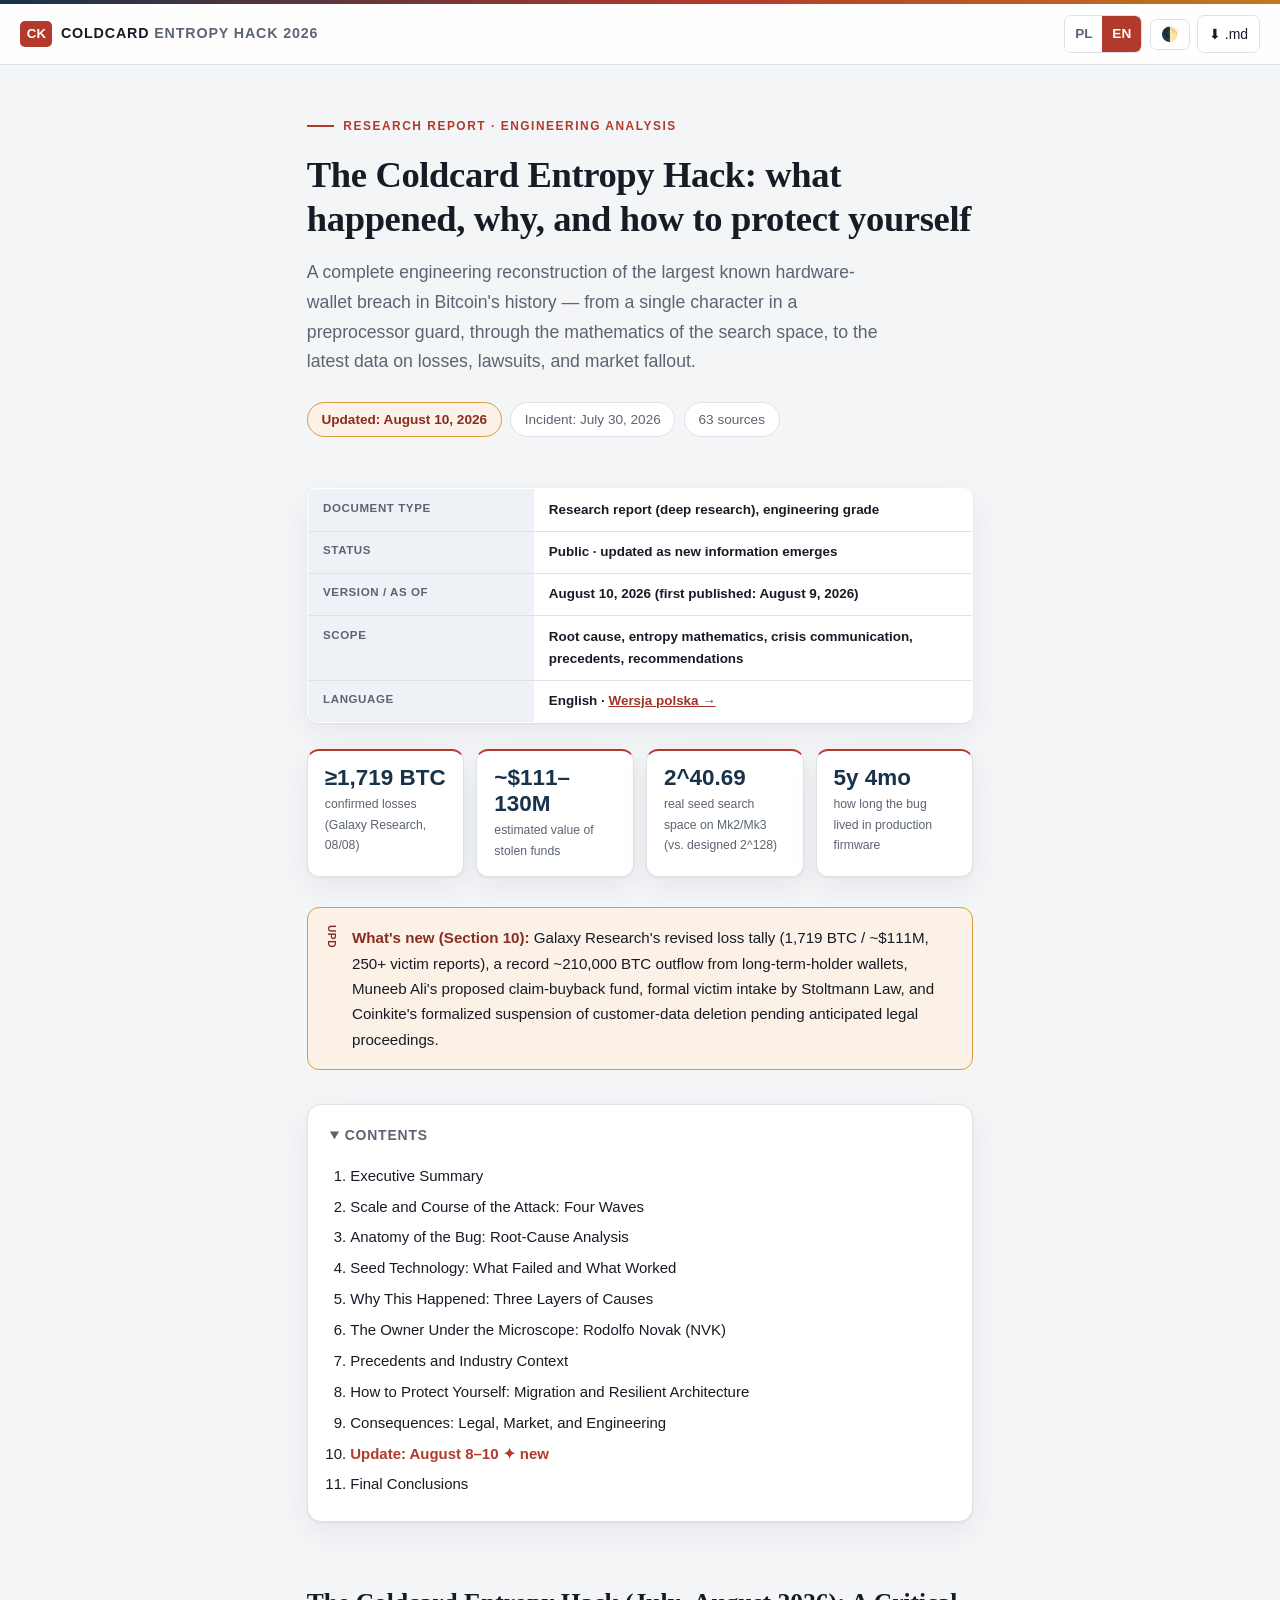
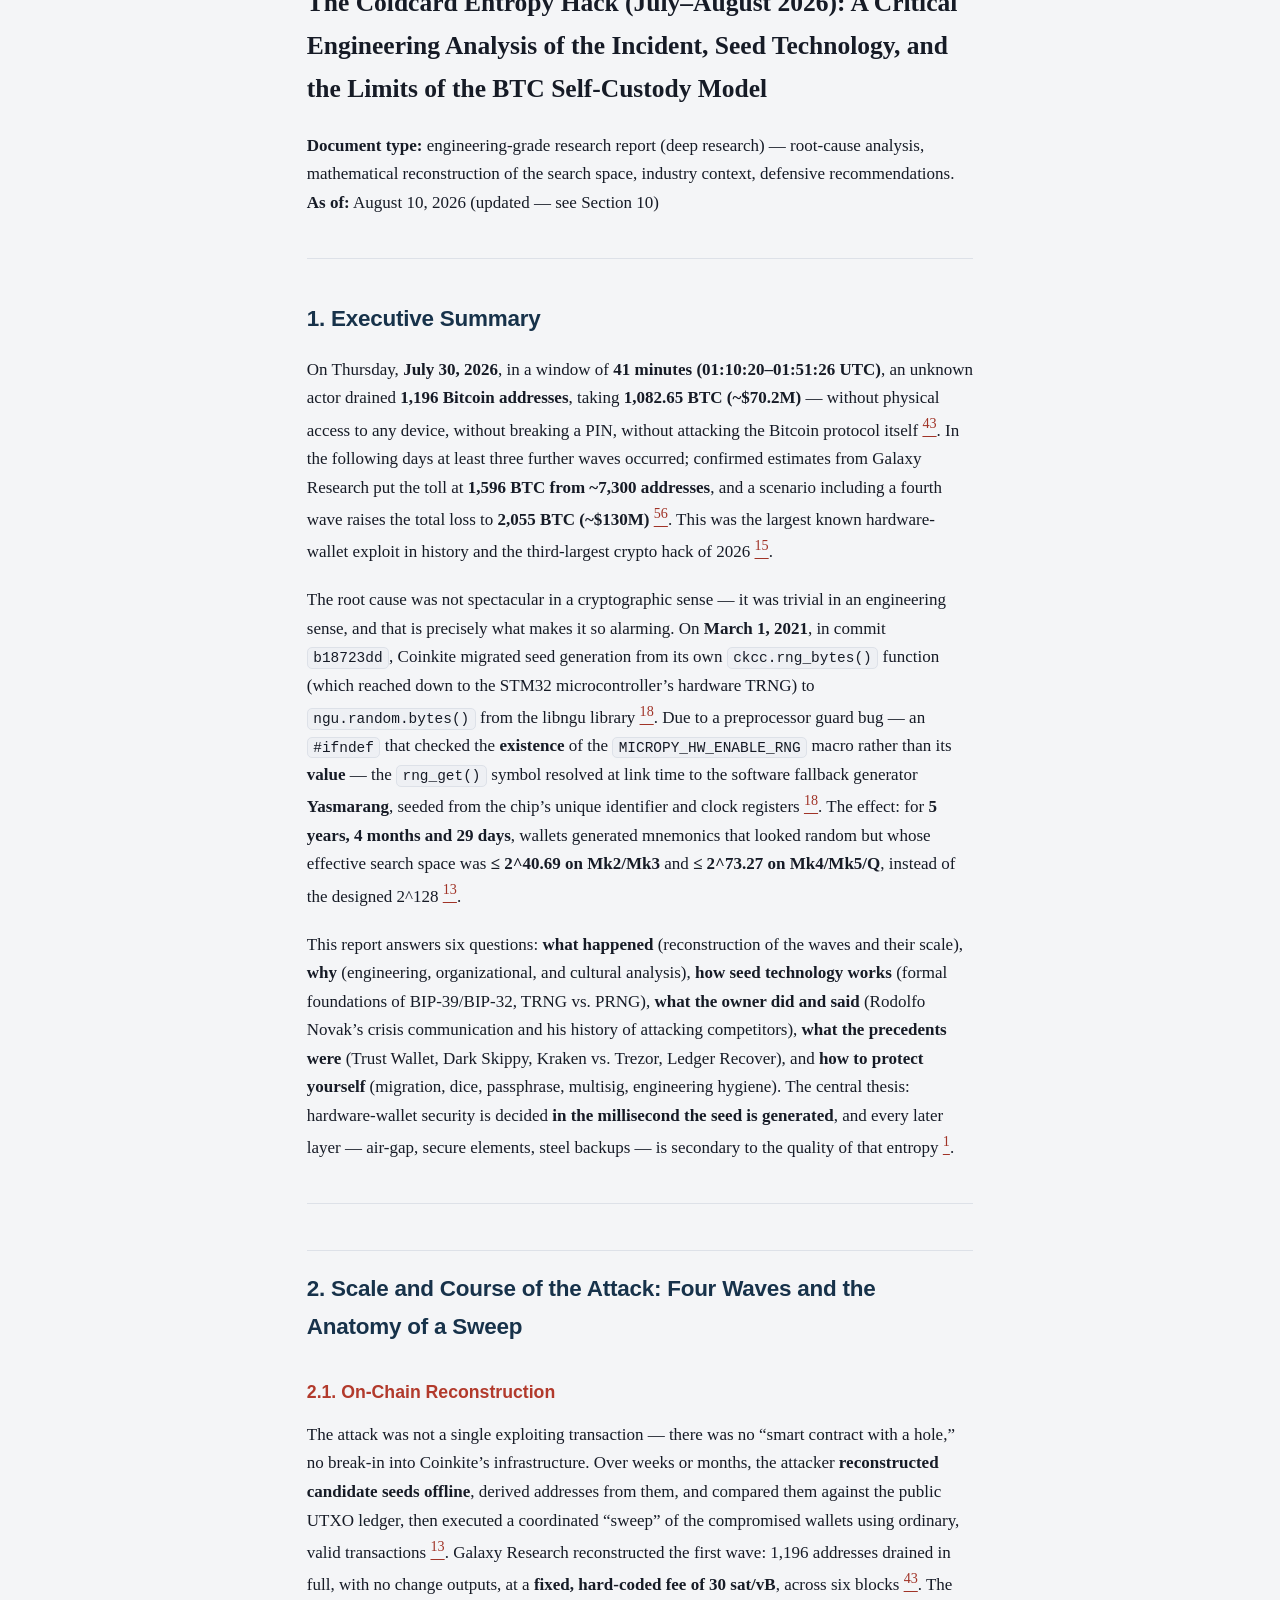
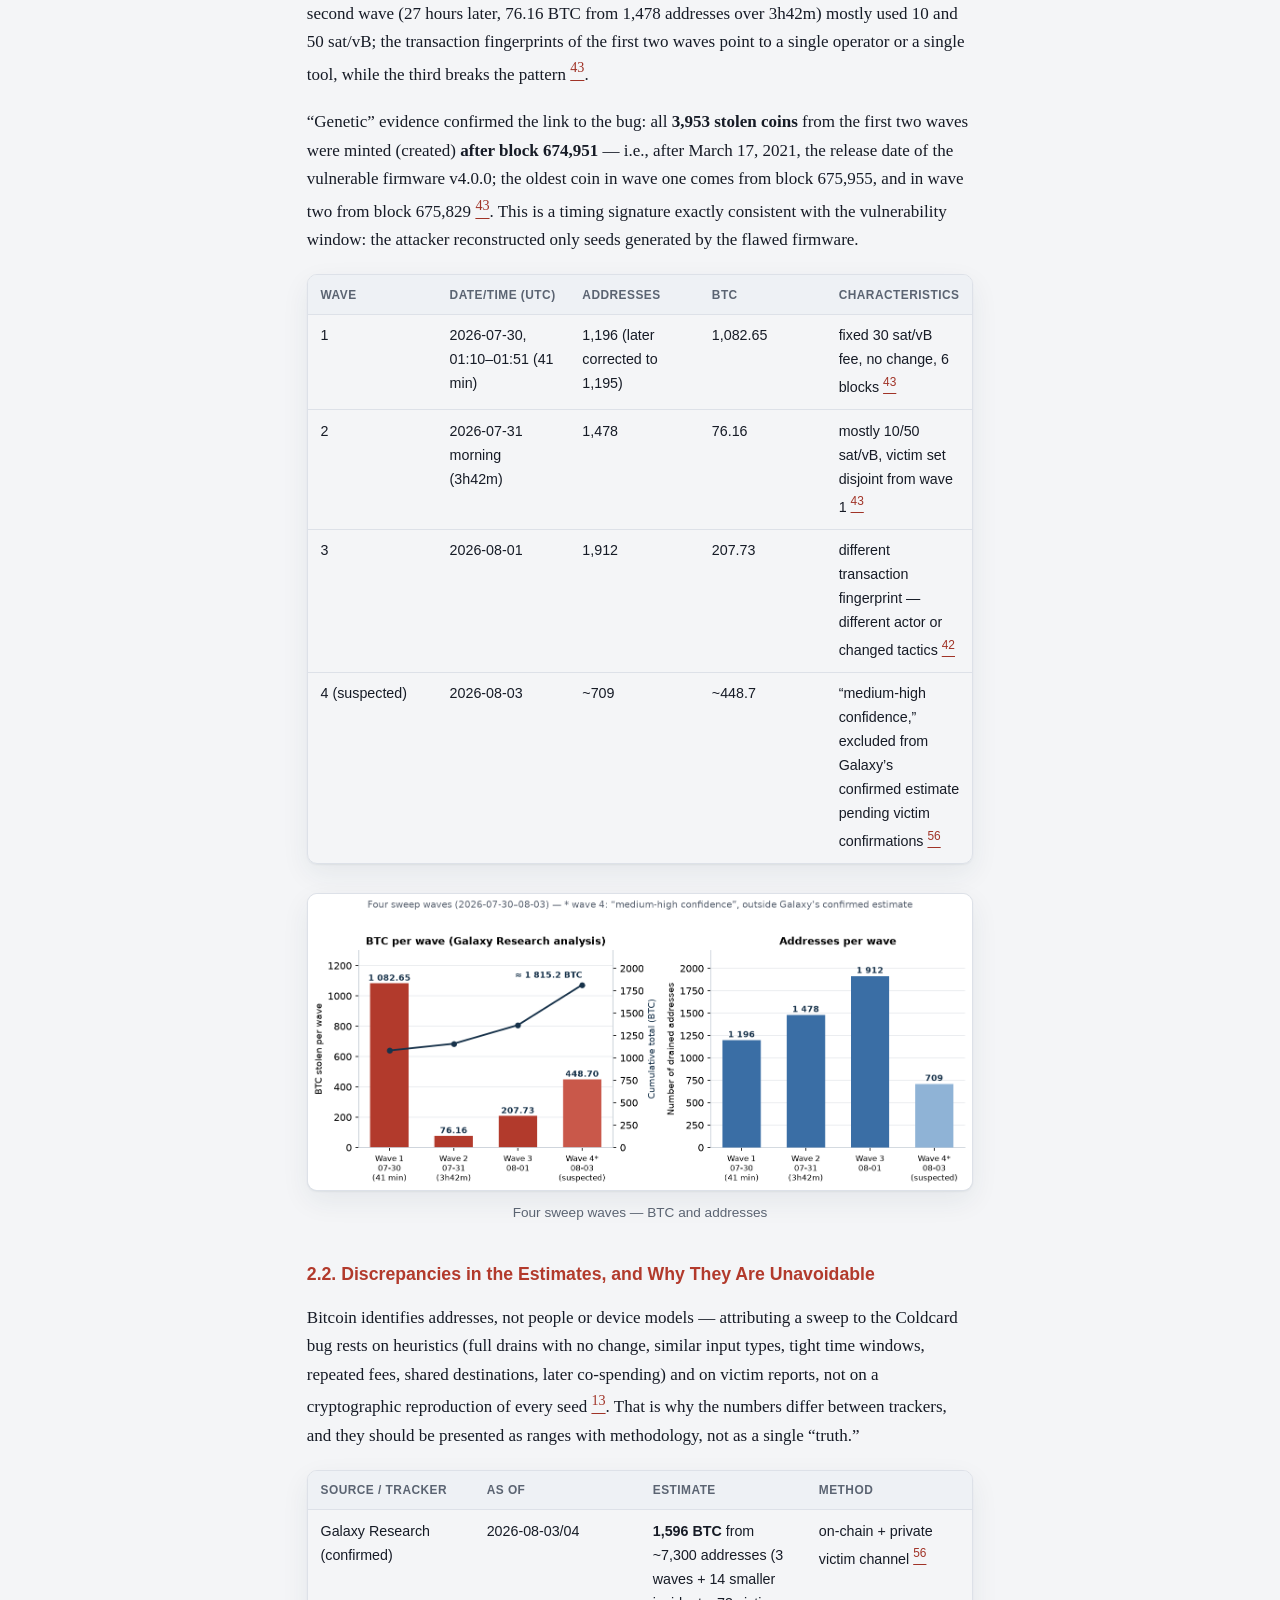
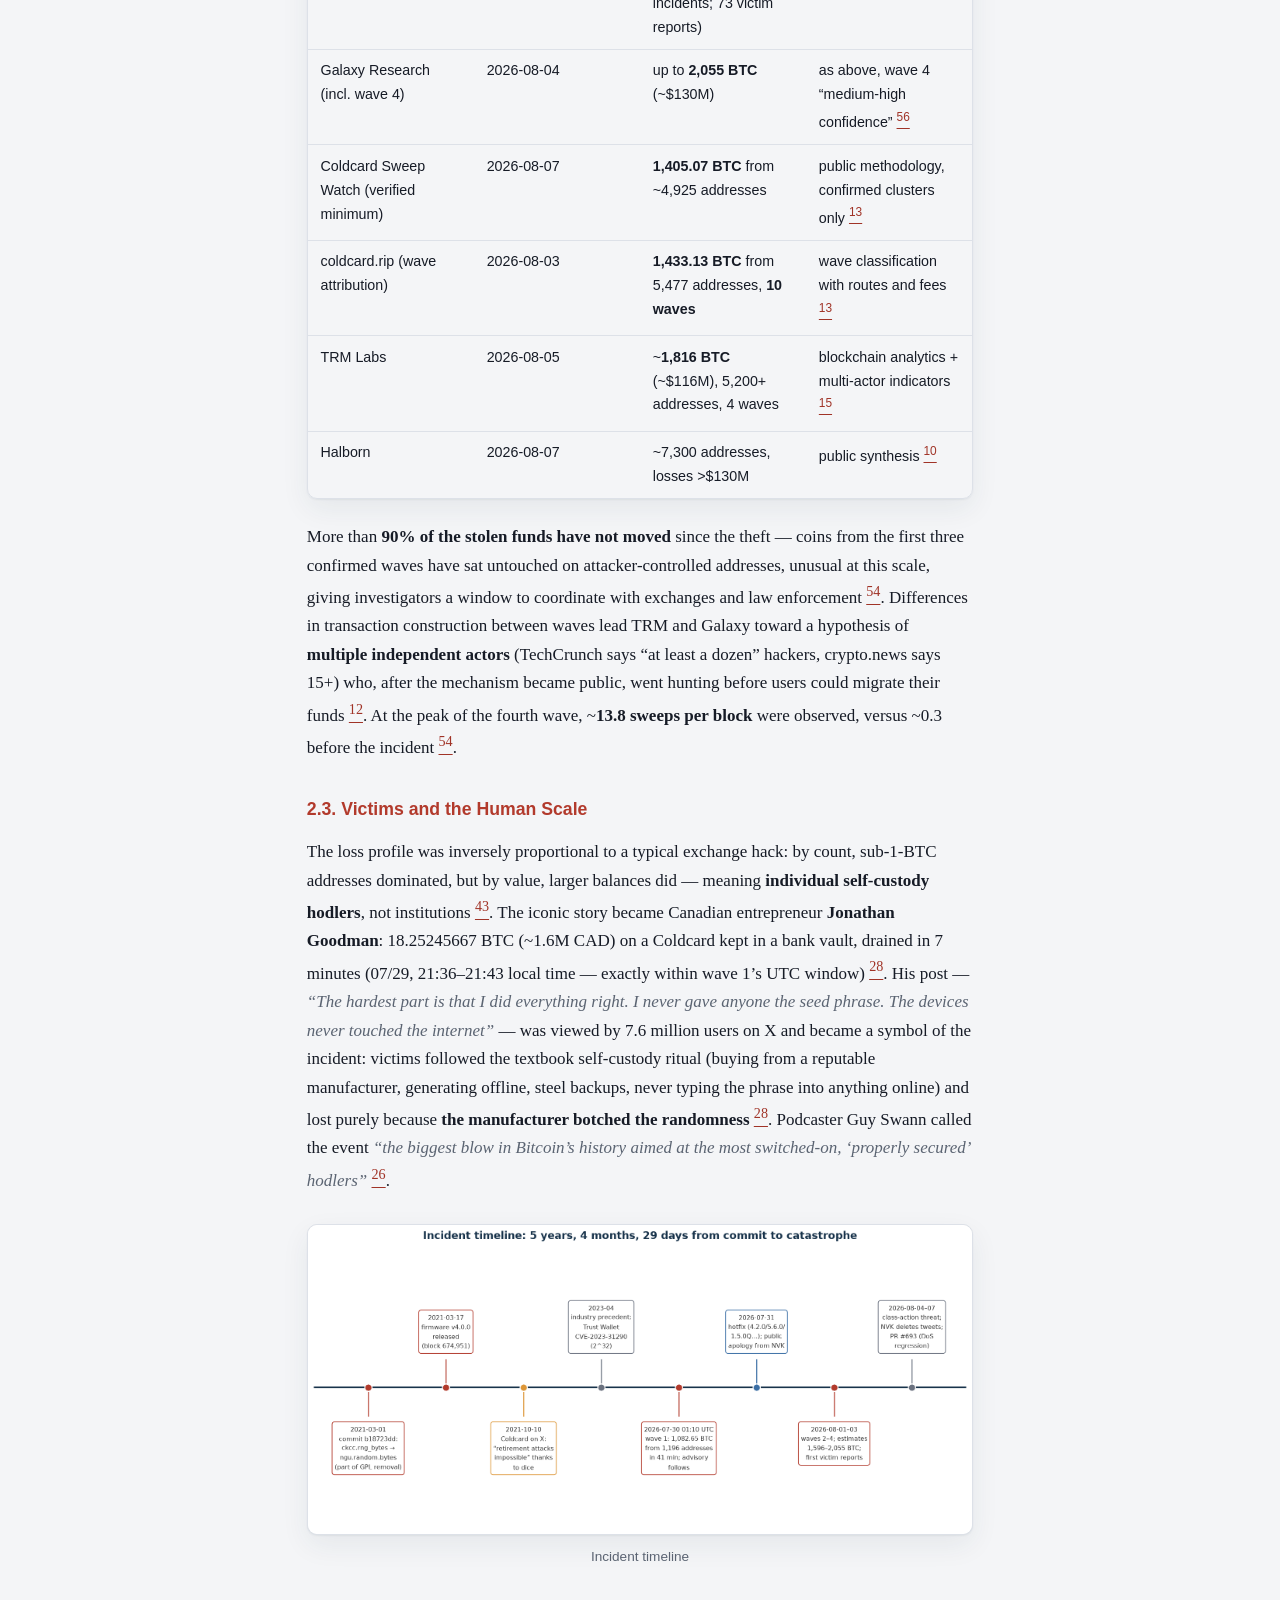
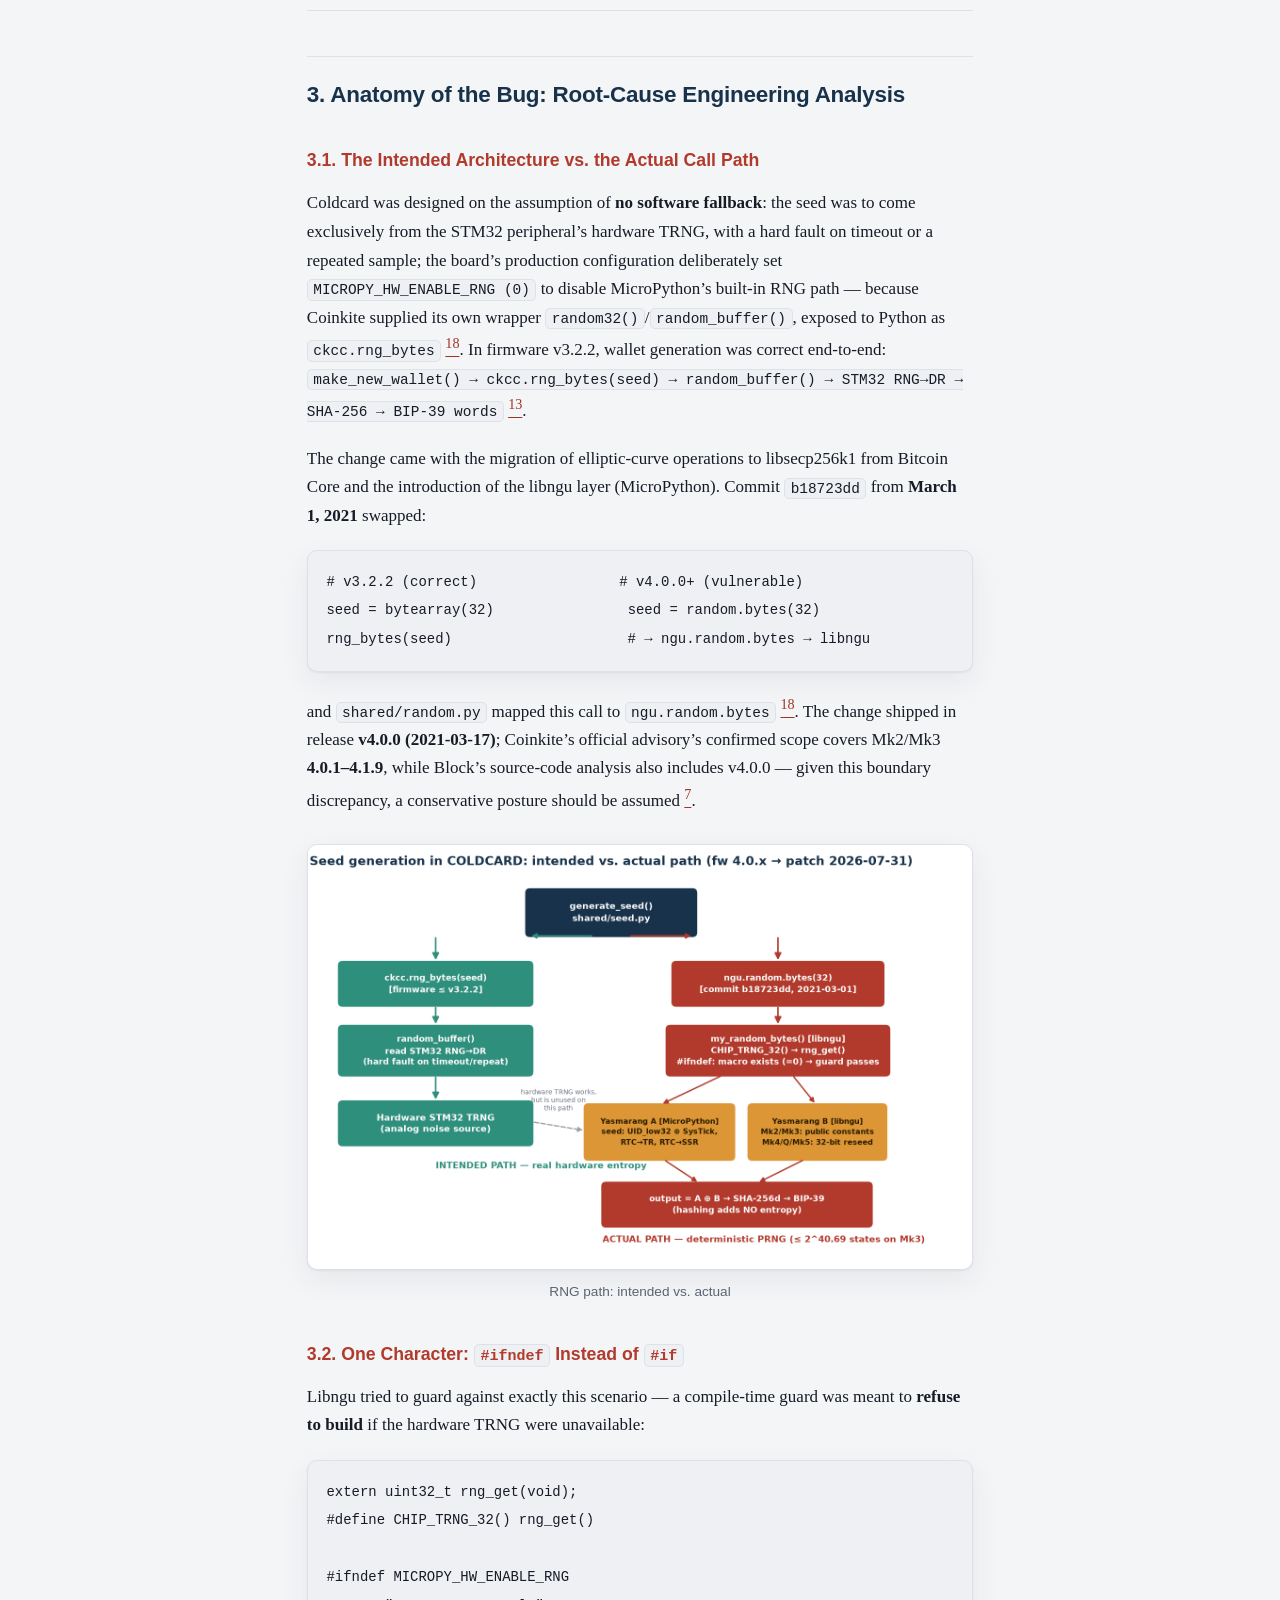
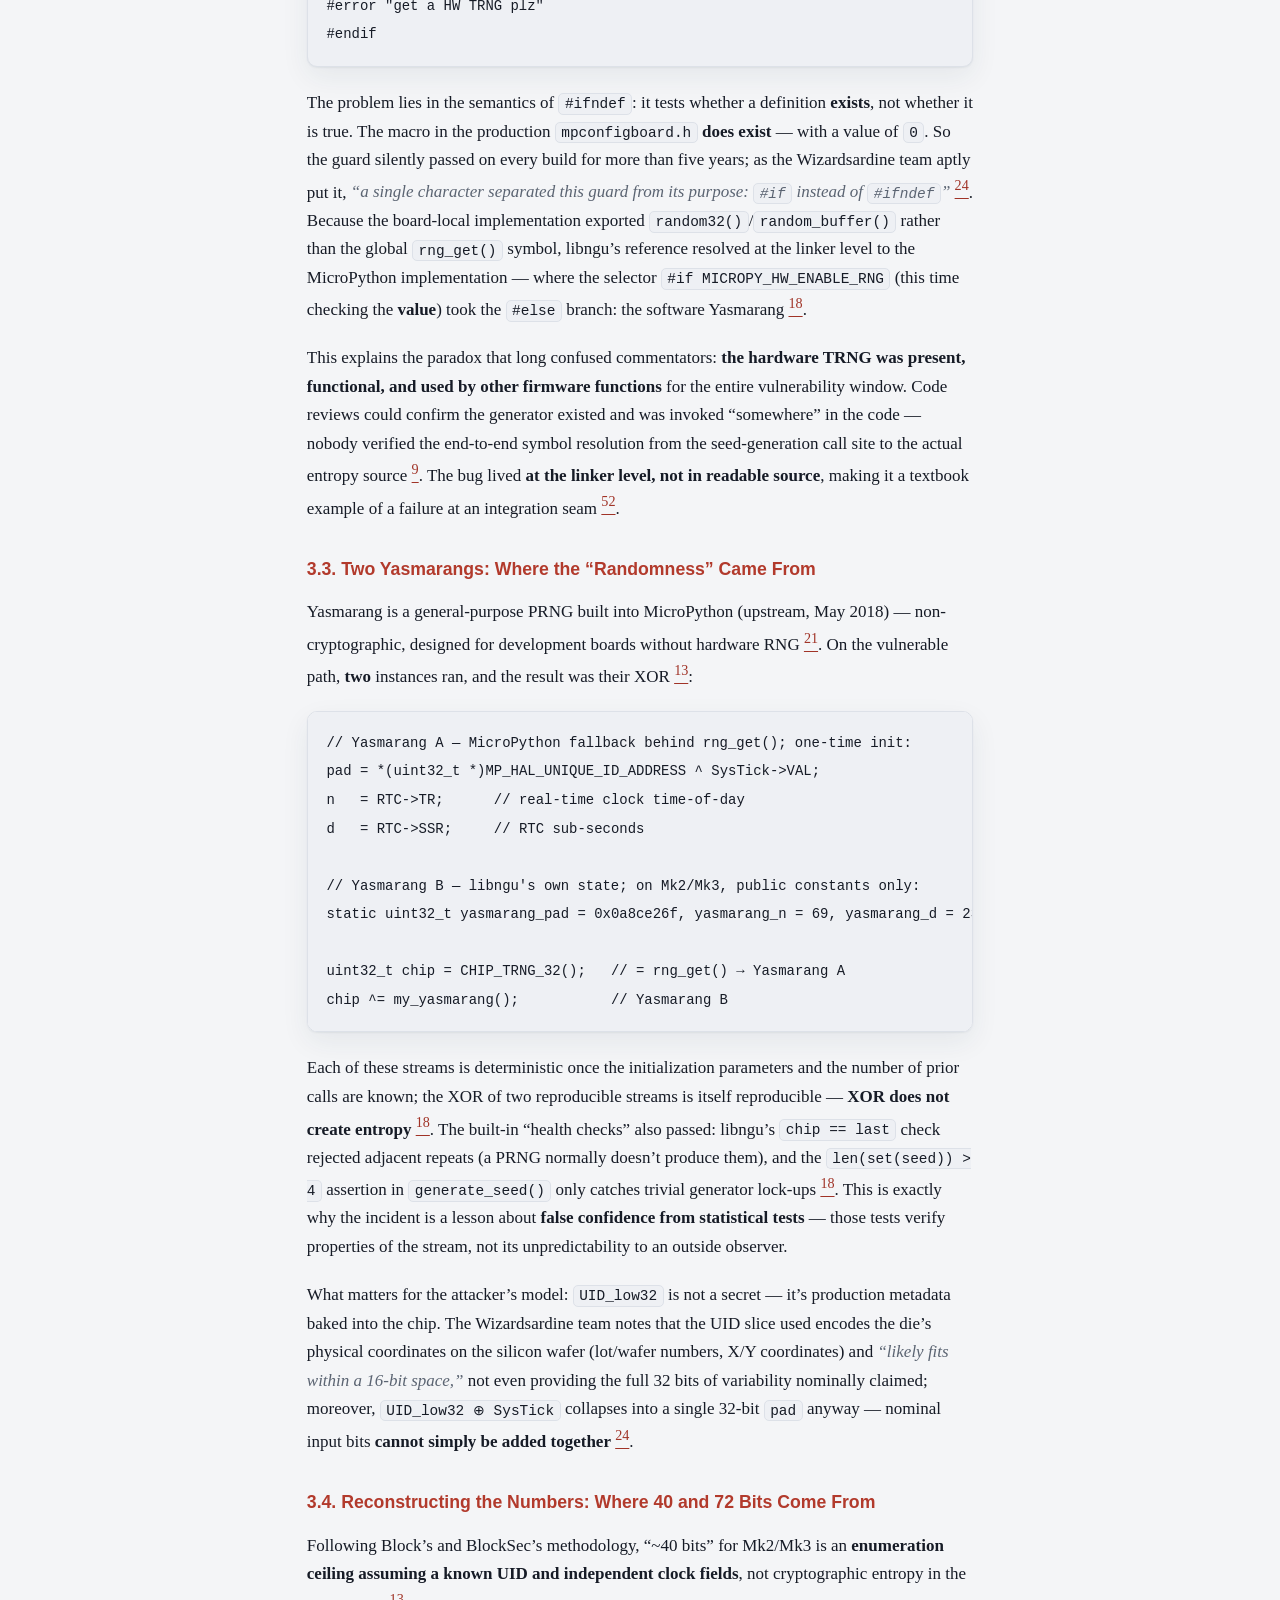
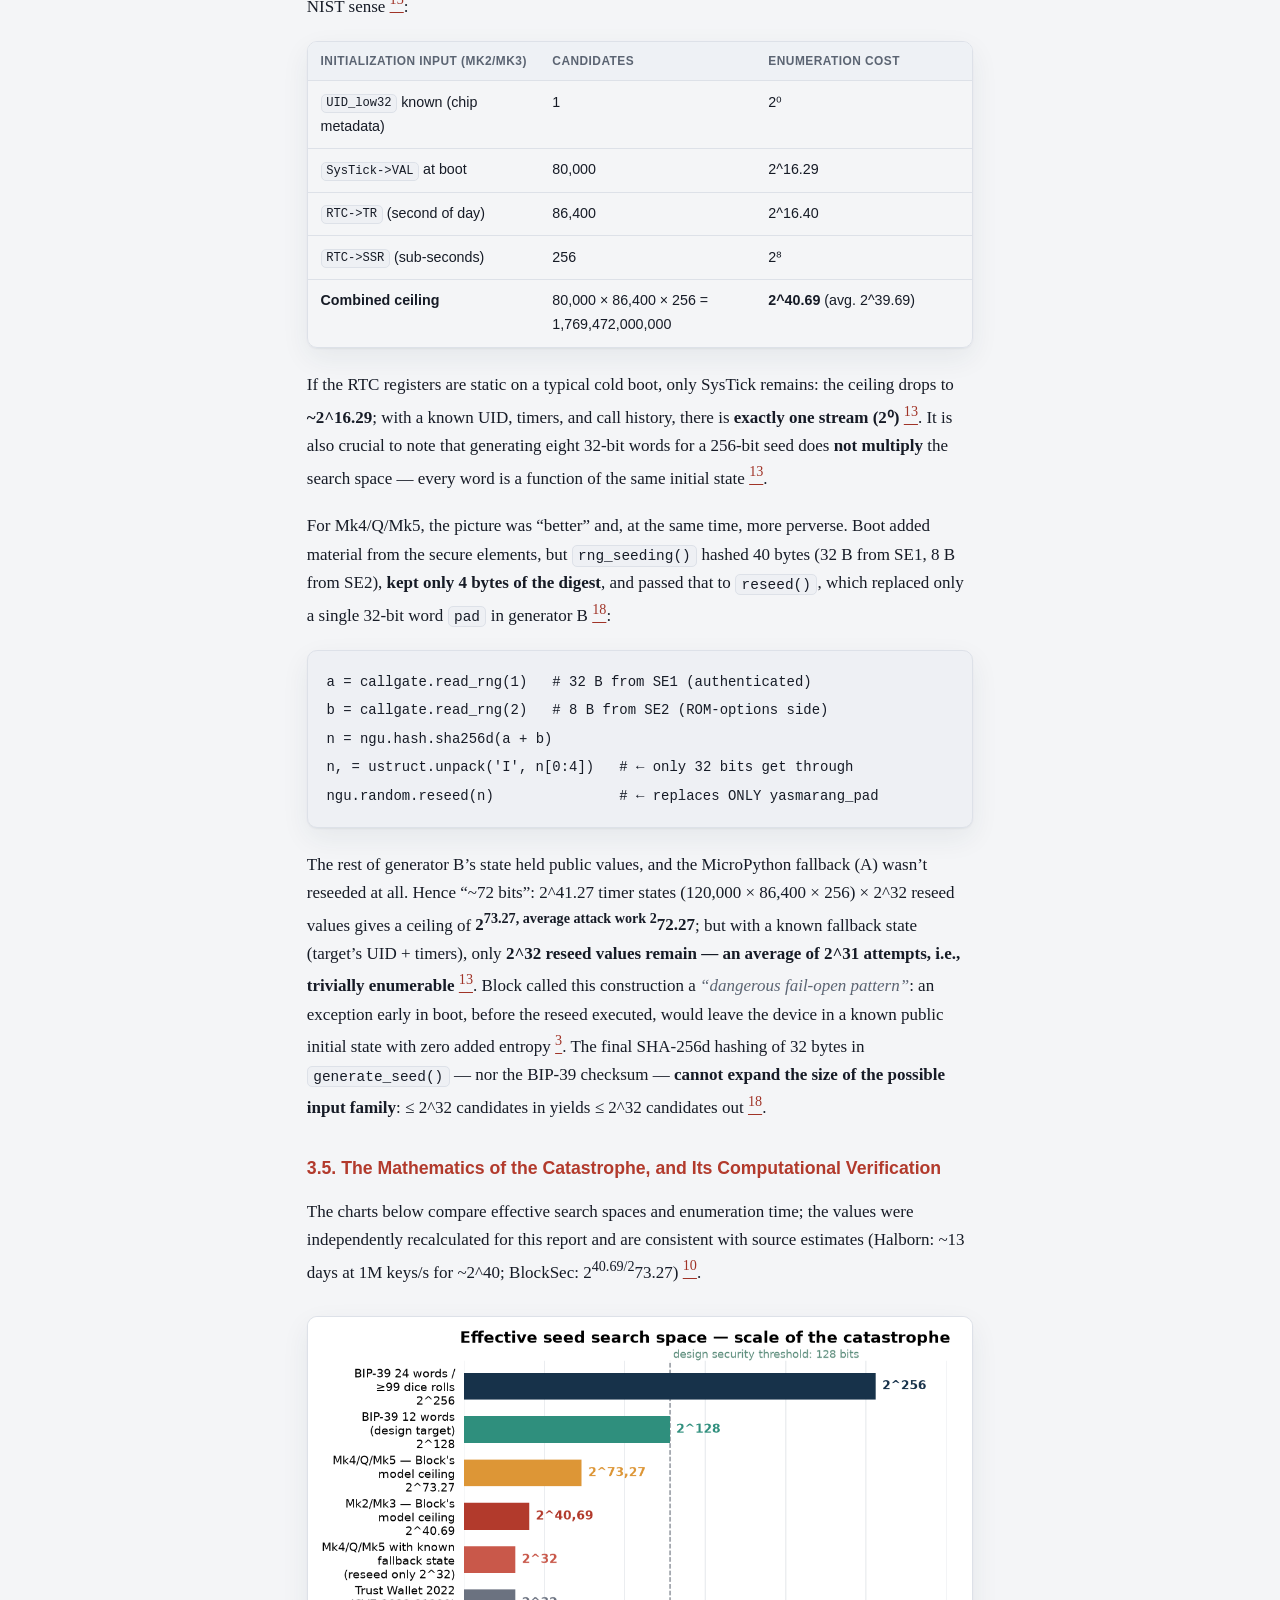
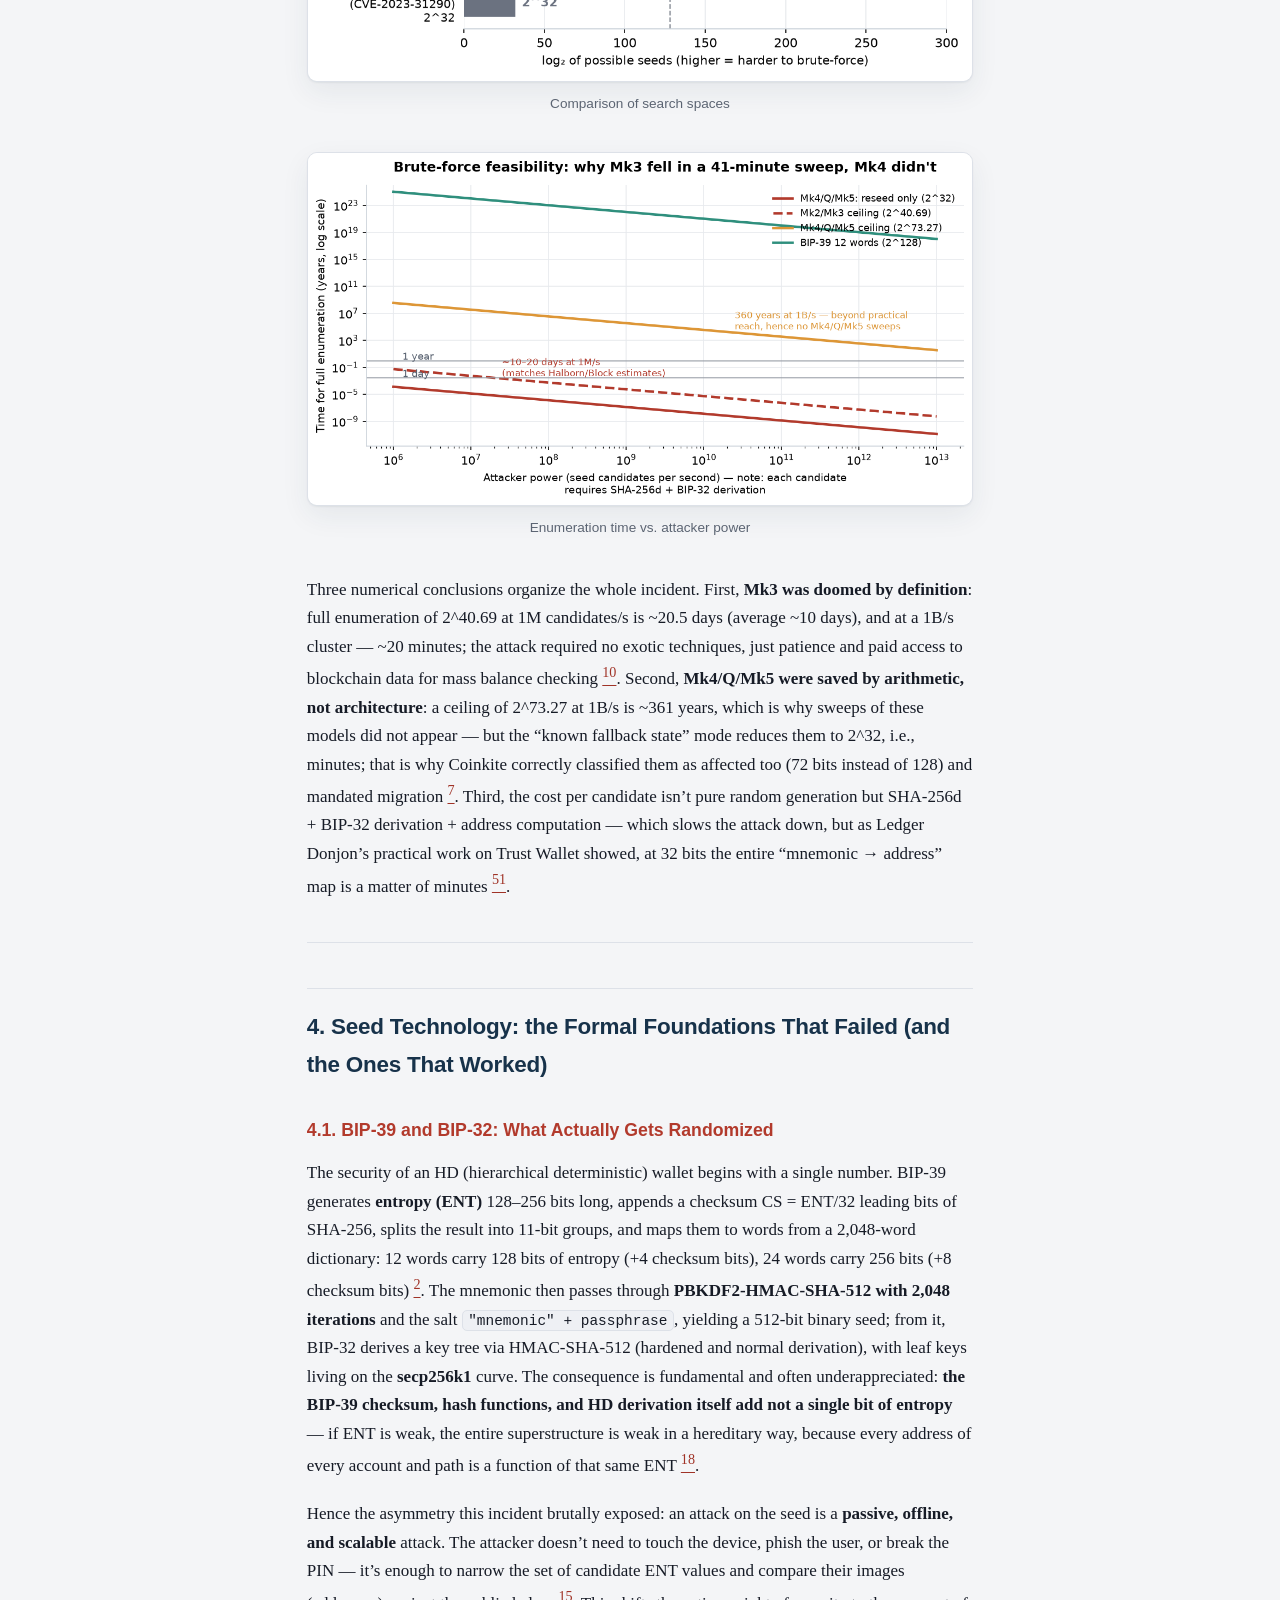
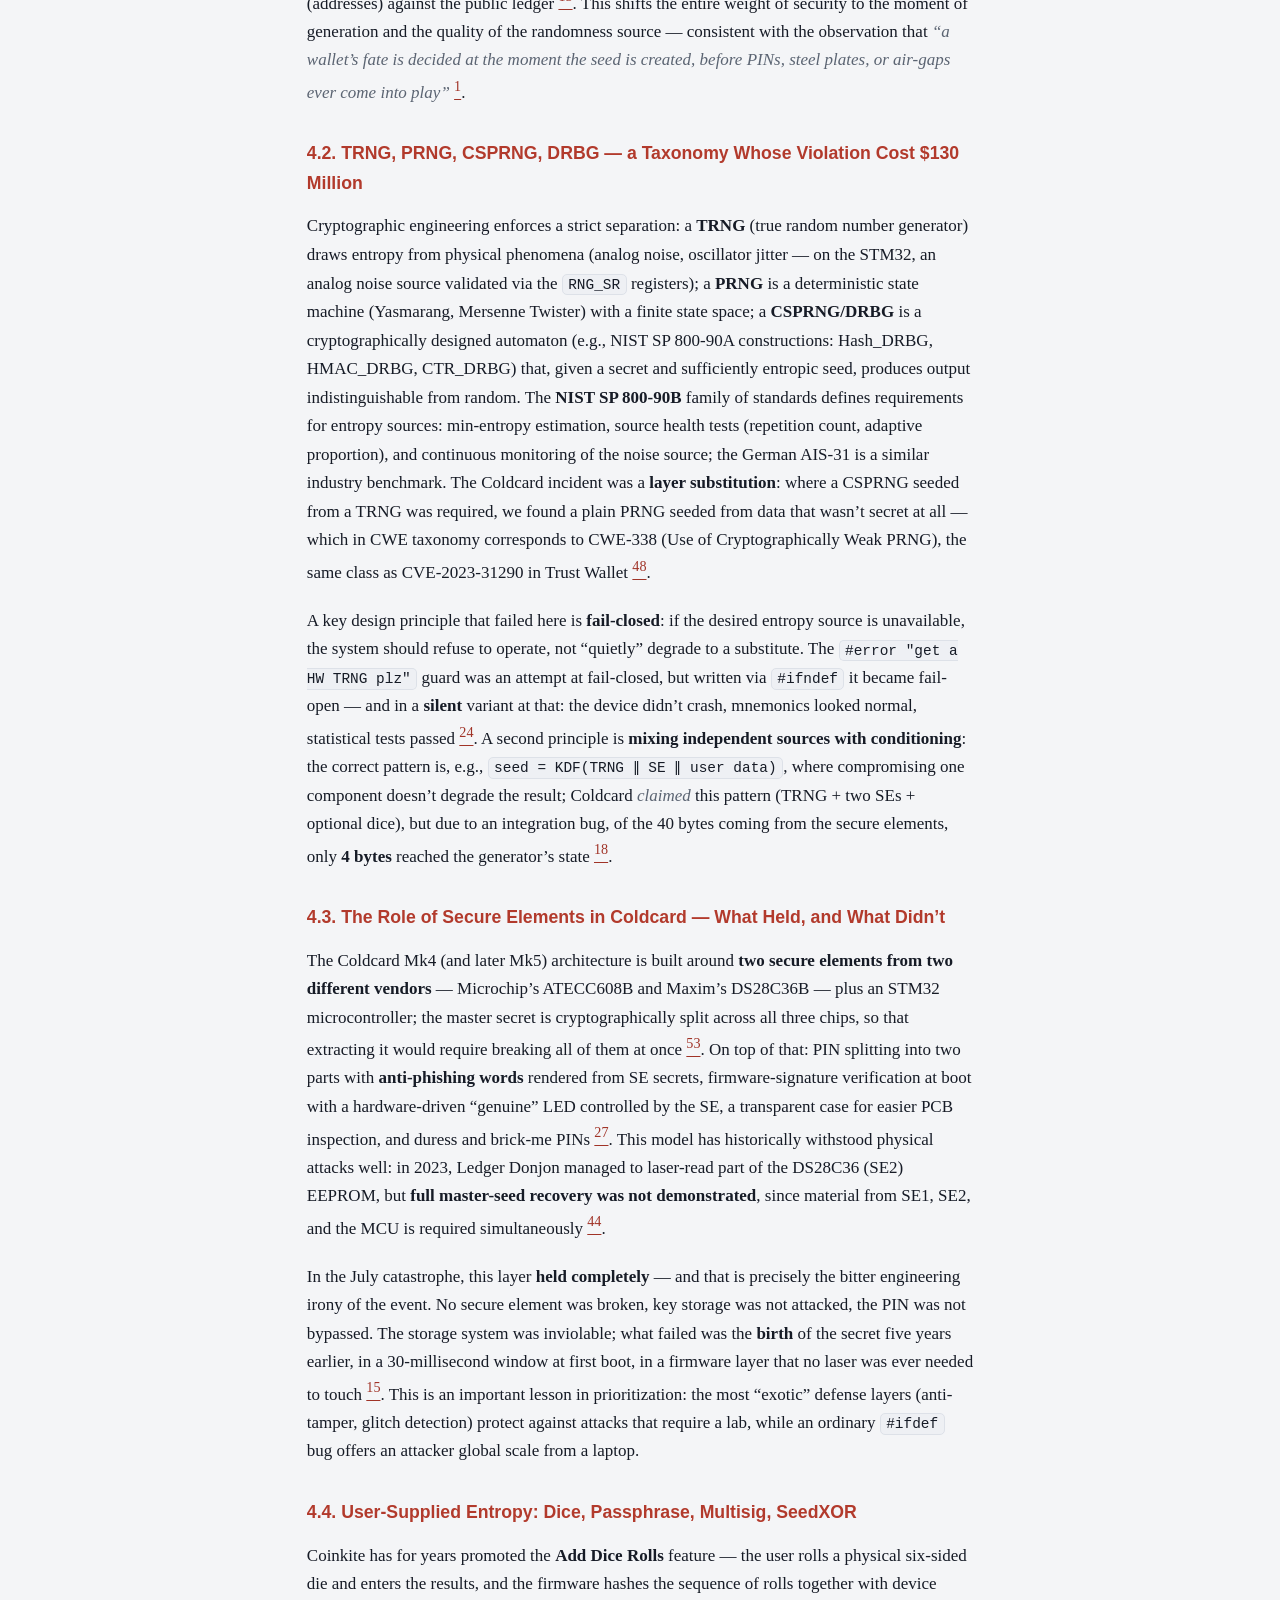
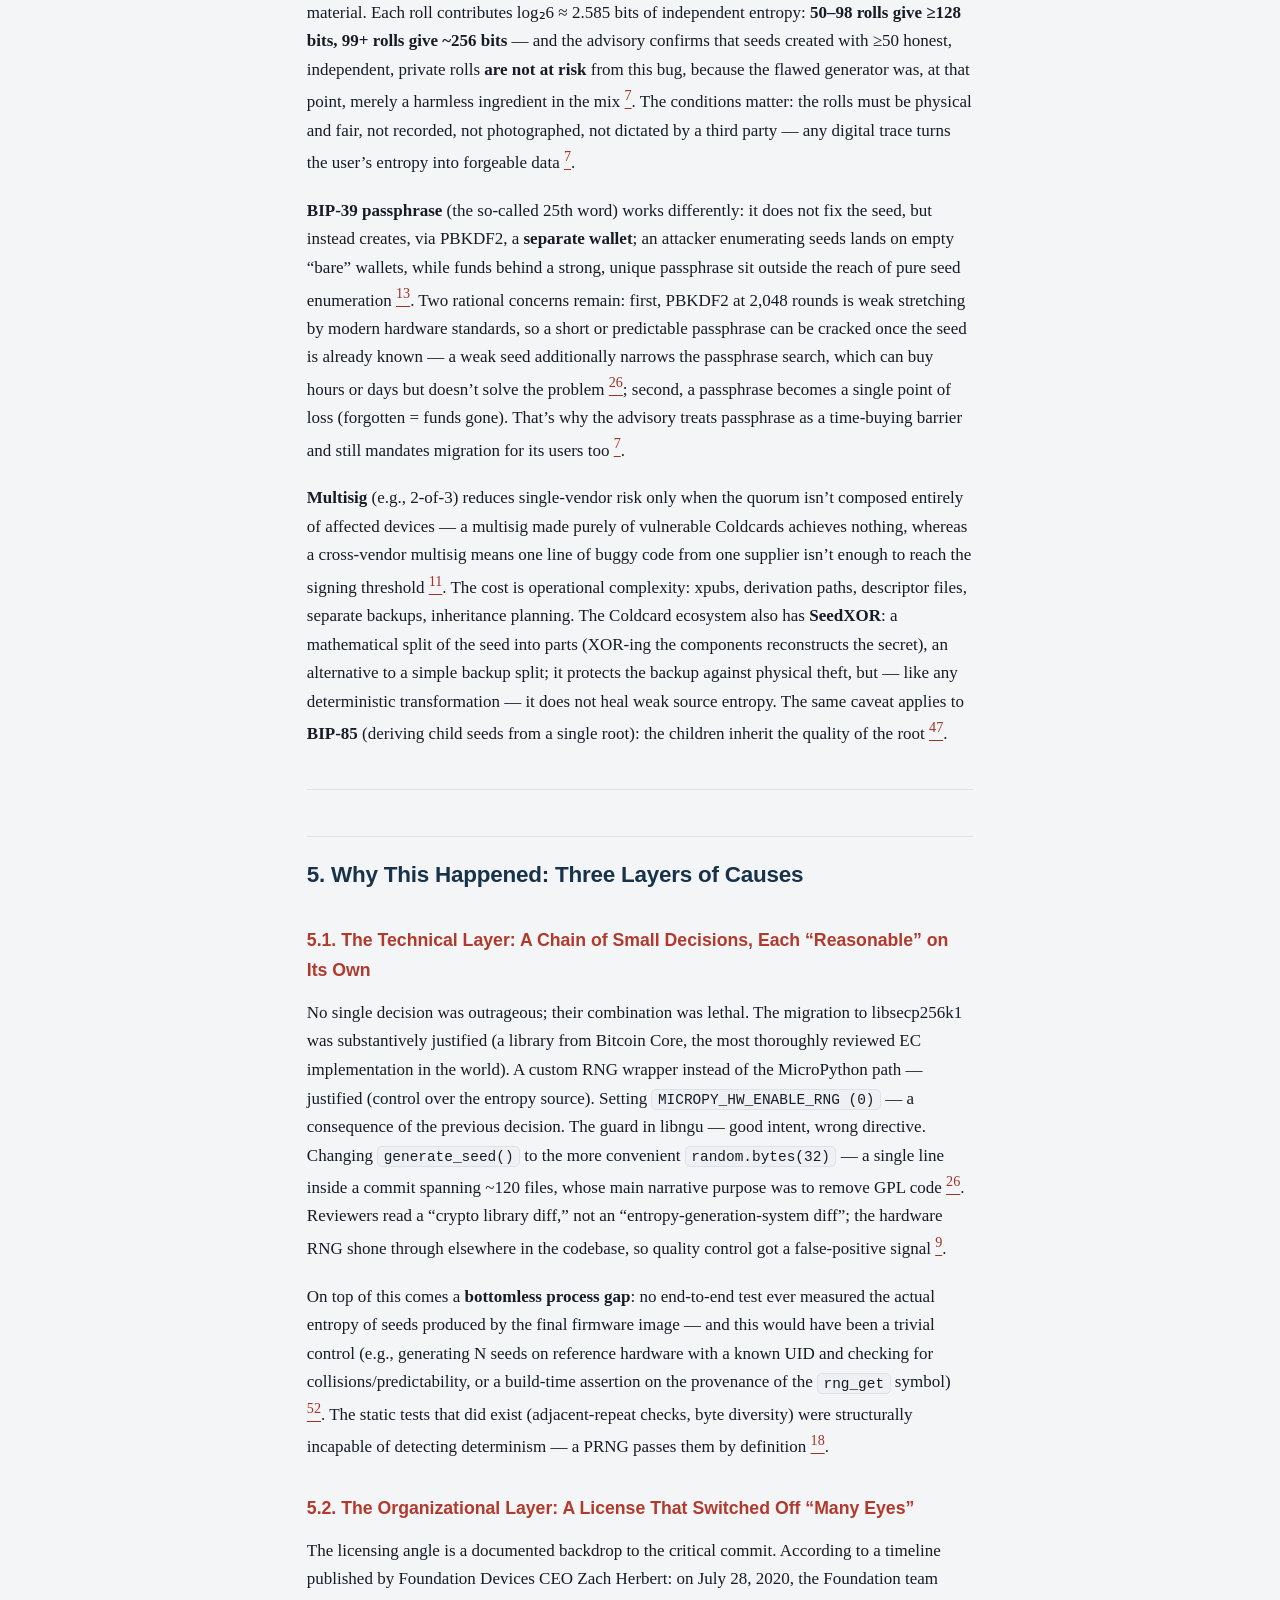
<file: en/index.html>
<!DOCTYPE html>
<html lang="en">
<head>
<meta charset="UTF-8">
<meta name="viewport" content="width=device-width, initial-scale=1.0">
<title>The Coldcard Entropy Hack (2026) — Engineering Analysis</title>
<meta name="description" content="A complete engineering report: root cause, search-space mathematics, timeline, precedents, and defensive recommendations following the Coldcard hardware-wallet attack, July–August 2026.">
<link rel="icon" href="data:image/svg+xml,<svg xmlns=%22http://www.w3.org/2000/svg%22 viewBox=%220 0 100 100%22><text y=%22.9em%22 font-size=%2290%22>🔓</text></svg>">
<link rel="stylesheet" href="../assets/report.css">
<link rel="alternate" hreflang="pl" href="../index.html">
</head>
<body>

<div class="top-accent"></div>
<div class="topbar">
  <div class="brand"><span class="mark">CK</span><span class="full"><strong>COLDCARD</strong>&nbsp;ENTROPY&nbsp;HACK&nbsp;2026</span></div>
  <div class="topbar-actions">
    <div class="lang-switch">
      <a href="../index.html">PL</a>
      <a class="active" href="index.html">EN</a>
    </div>
    <button class="iconbtn" id="themeToggle" aria-label="Toggle theme">🌓</button>
    <a class="iconbtn" href="Coldcard-Entropy-Hack-2026-Engineering-Analysis.md">⬇ .md</a>
  </div>
</div>

<div class="hero">
  <div class="kicker">Research report · engineering analysis</div>
  <h1>The Coldcard Entropy Hack: what happened, why, and how to protect yourself</h1>
  <p class="dek">A complete engineering reconstruction of the largest known hardware-wallet breach in Bitcoin's history — from a single character in a preprocessor guard, through the mathematics of the search space, to the latest data on losses, lawsuits, and market fallout.</p>
  <div class="meta-row">
    <span class="pill hot">Updated: August 10, 2026</span>
    <span class="pill">Incident: July 30, 2026</span>
    <span class="pill">63 sources</span>
  </div>
</div>

<div class="doc-meta">
  <table>
    <tr><td class="k">Document type</td><td class="v">Research report (deep research), engineering grade</td></tr>
    <tr><td class="k">Status</td><td class="v">Public · updated as new information emerges</td></tr>
    <tr><td class="k">Version / as of</td><td class="v">August 10, 2026 (first published: August 9, 2026)</td></tr>
    <tr><td class="k">Scope</td><td class="v">Root cause, entropy mathematics, crisis communication, precedents, recommendations</td></tr>
    <tr><td class="k">Language</td><td class="v">English · <a href="../index.html">Wersja polska →</a></td></tr>
  </table>
</div>

<div class="stat-strip">
  <div class="stat"><div class="num">≥1,719 BTC</div><div class="lbl">confirmed losses (Galaxy Research, 08/08)</div></div>
  <div class="stat"><div class="num">~$111–130M</div><div class="lbl">estimated value of stolen funds</div></div>
  <div class="stat"><div class="num">2^40.69</div><div class="lbl">real seed search space on Mk2/Mk3 (vs. designed 2^128)</div></div>
  <div class="stat"><div class="num">5y 4mo</div><div class="lbl">how long the bug lived in production firmware</div></div>
</div>

<div class="update-banner">
  <div class="box">
    <strong>What's new (Section 10):</strong> Galaxy Research's revised loss tally (1,719 BTC / ~$111M, 250+ victim reports), a record ~210,000 BTC outflow from long-term-holder wallets, Muneeb Ali's proposed claim-buyback fund, formal victim intake by Stoltmann Law, and Coinkite's formalized suspension of customer-data deletion pending anticipated legal proceedings.
  </div>
</div>

<div class="toc-wrap">
  <details class="toc" open>
    <summary>Contents</summary>
    <ol>
      <li><a href="#executive-summary">Executive Summary</a></li>
      <li><a href="#scale-and-course-of-the-attack-four-waves-and-the-anatomy-of-a-sweep">Scale and Course of the Attack: Four Waves</a></li>
      <li><a href="#anatomy-of-the-bug-root-cause-engineering-analysis">Anatomy of the Bug: Root-Cause Analysis</a></li>
      <li><a href="#seed-technology-the-formal-foundations-that-failed-and-the-ones-that-worked">Seed Technology: What Failed and What Worked</a></li>
      <li><a href="#why-this-happened-three-layers-of-causes">Why This Happened: Three Layers of Causes</a></li>
      <li><a href="#the-owner-under-the-microscope-rodolfo-novak-nvk-posts-jabs-and-contradictions">The Owner Under the Microscope: Rodolfo Novak (NVK)</a></li>
      <li><a href="#precedents-and-industry-context-the-bad-entropy-class-is-not-new">Precedents and Industry Context</a></li>
      <li><a href="#how-to-protect-yourself-from-emergency-migration-to-vendor-resilient-architecture">How to Protect Yourself: Migration and Resilient Architecture</a></li>
      <li><a href="#consequences-legal-market-and-engineering">Consequences: Legal, Market, and Engineering</a></li>
      <li><a href="#update-how-the-situation-developed-august-810-2026" class="upd">Update: August 8–10 ✦ new</a></li>
      <li><a href="#final-conclusions">Final Conclusions</a></li>
    </ol>
  </details>
</div>

<article>
<h1 id="the-coldcard-entropy-hack-julyaugust-2026-a-critical-engineering-analysis-of-the-incident-seed-technology-and-the-limits-of-the-btc-self-custody-model">The Coldcard Entropy Hack (July–August 2026): A Critical Engineering Analysis of the Incident, Seed Technology, and the Limits of the BTC Self-Custody Model</h1>
<p><strong>Document type:</strong> engineering-grade research report (deep research) — root-cause analysis, mathematical reconstruction of the search space, industry context, defensive recommendations. <strong>As of:</strong> August 10, 2026 (updated — see Section 10)</p>
<hr />
<h2 id="executive-summary">1. Executive Summary</h2>
<p>On Thursday, <strong>July 30, 2026</strong>, in a window of <strong>41 minutes (01:10:20–01:51:26 UTC)</strong>, an unknown actor drained <strong>1,196 Bitcoin addresses</strong>, taking <strong>1,082.65 BTC (~$70.2M)</strong> — without physical access to any device, without breaking a PIN, without attacking the Bitcoin protocol itself <a href="https://thehackernews.com/2026/08/coldcard-hardware-wallet-flaw-linked-to.html"><sup>43</sup></a>. In the following days at least three further waves occurred; confirmed estimates from Galaxy Research put the toll at <strong>1,596 BTC from ~7,300 addresses</strong>, and a scenario including a fourth wave raises the total loss to <strong>2,055 BTC (~$130M)</strong> <a href="https://crypto.news/galaxy-estimates-coldcard-exploit-may-have-stolen-up-to-2055-bitcoin/"><sup>56</sup></a>. This was the largest known hardware-wallet exploit in history and the third-largest crypto hack of 2026 <a href="https://www.trmlabs.com/resources/blog/the-largest-hardware-wallet-exploit-of-2026-inside-the-usd-116-million-coldcard-hack"><sup>15</sup></a>.</p>
<p>The root cause was not spectacular in a cryptographic sense — it was trivial in an engineering sense, and that is precisely what makes it so alarming. On <strong>March 1, 2021</strong>, in commit <code>b18723dd</code>, Coinkite migrated seed generation from its own <code>ckcc.rng_bytes()</code> function (which reached down to the STM32 microcontroller’s hardware TRNG) to <code>ngu.random.bytes()</code> from the libngu library <a href="https://engineering.block.xyz/blog/predictable-rng-fallback-and-32-bit-reseed-in-coldcard-firmware"><sup>18</sup></a>. Due to a preprocessor guard bug — an <code>#ifndef</code> that checked the <strong>existence</strong> of the <code>MICROPY_HW_ENABLE_RNG</code> macro rather than its <strong>value</strong> — the <code>rng_get()</code> symbol resolved at link time to the software fallback generator <strong>Yasmarang</strong>, seeded from the chip’s unique identifier and clock registers <a href="https://blocksec.com/blog/coldcard-entropy-failure-seed-recovery"><sup>18</sup></a>. The effect: for <strong>5 years, 4 months and 29 days</strong>, wallets generated mnemonics that looked random but whose effective search space was <strong>≤ 2^40.69 on Mk2/Mk3</strong> and <strong>≤ 2^73.27 on Mk4/Mk5/Q</strong>, instead of the designed 2^128 <a href="https://blog.coinkite.com/coldcard-mk3-seed-generation-warning/"><sup>13</sup></a>.</p>
<p>This report answers six questions: <strong>what happened</strong> (reconstruction of the waves and their scale), <strong>why</strong> (engineering, organizational, and cultural analysis), <strong>how seed technology works</strong> (formal foundations of BIP-39/BIP-32, TRNG vs. PRNG), <strong>what the owner did and said</strong> (Rodolfo Novak’s crisis communication and his history of attacking competitors), <strong>what the precedents were</strong> (Trust Wallet, Dark Skippy, Kraken vs. Trezor, Ledger Recover), and <strong>how to protect yourself</strong> (migration, dice, passphrase, multisig, engineering hygiene). The central thesis: hardware-wallet security is decided <strong>in the millisecond the seed is generated</strong>, and every later layer — air-gap, secure elements, steel backups — is secondary to the quality of that entropy <a href="https://news.futunn.com/en/post/77070738/multiple-layers-of-protection-still-breached-coldcard-s-random-number"><sup>1</sup></a>.</p>
<hr />
<h2 id="scale-and-course-of-the-attack-four-waves-and-the-anatomy-of-a-sweep">2. Scale and Course of the Attack: Four Waves and the Anatomy of a Sweep</h2>
<h3 id="on-chain-reconstruction">2.1. On-Chain Reconstruction</h3>
<p>The attack was not a single exploiting transaction — there was no “smart contract with a hole,” no break-in into Coinkite’s infrastructure. Over weeks or months, the attacker <strong>reconstructed candidate seeds offline</strong>, derived addresses from them, and compared them against the public UTXO ledger, then executed a coordinated “sweep” of the compromised wallets using ordinary, valid transactions <a href="https://defimon.xyz/blog/coldcard-hack-july-2026"><sup>13</sup></a>. Galaxy Research reconstructed the first wave: 1,196 addresses drained in full, with no change outputs, at a <strong>fixed, hard-coded fee of 30 sat/vB</strong>, across six blocks <a href="https://forklog.com/en/sleep-at-night-technology-how-a-coldcard-flaw-turned-peace-of-mind-into-a-nightmare/"><sup>43</sup></a>. The second wave (27 hours later, 76.16 BTC from 1,478 addresses over 3h42m) mostly used 10 and 50 sat/vB; the transaction fingerprints of the first two waves point to a single operator or a single tool, while the third breaks the pattern <a href="https://cryptobriefing.com/galaxy-research-coldcard-btc-attack-1367/"><sup>43</sup></a>.</p>
<p>“Genetic” evidence confirmed the link to the bug: all <strong>3,953 stolen coins</strong> from the first two waves were minted (created) <strong>after block 674,951</strong> — i.e., after March 17, 2021, the release date of the vulnerable firmware v4.0.0; the oldest coin in wave one comes from block 675,955, and in wave two from block 675,829 <a href="https://x.com/glxyresearch/status/2083560940469981591"><sup>43</sup></a>. This is a timing signature exactly consistent with the vulnerability window: the attacker reconstructed only seeds generated by the flawed firmware.</p>
<div class="table-wrap"><table>
<colgroup>
<col style="width: 20%" />
<col style="width: 20%" />
<col style="width: 20%" />
<col style="width: 20%" />
<col style="width: 20%" />
</colgroup>
<thead>
<tr>
<th>Wave</th>
<th>Date/time (UTC)</th>
<th>Addresses</th>
<th>BTC</th>
<th>Characteristics</th>
</tr>
</thead>
<tbody>
<tr>
<td>1</td>
<td>2026-07-30, 01:10–01:51 (41 min)</td>
<td>1,196 (later corrected to 1,195)</td>
<td>1,082.65</td>
<td>fixed 30 sat/vB fee, no change, 6 blocks <a href="https://wublock.substack.com/p/coldcards-five-year-vulnerability"><sup>43</sup></a></td>
</tr>
<tr>
<td>2</td>
<td>2026-07-31 morning (3h42m)</td>
<td>1,478</td>
<td>76.16</td>
<td>mostly 10/50 sat/vB, victim set disjoint from wave 1 <a href="https://x.com/glxyresearch/status/2083560940469981591"><sup>43</sup></a></td>
</tr>
<tr>
<td>3</td>
<td>2026-08-01</td>
<td>1,912</td>
<td>207.73</td>
<td>different transaction fingerprint — different actor or changed tactics <a href="https://defimon.xyz/blog/coldcard-hack-july-2026"><sup>42</sup></a></td>
</tr>
<tr>
<td>4 (suspected)</td>
<td>2026-08-03</td>
<td>~709</td>
<td>~448.7</td>
<td>“medium-high confidence,” excluded from Galaxy’s confirmed estimate pending victim confirmations <a href="https://wublock.substack.com/p/coldcards-five-year-vulnerability"><sup>56</sup></a></td>
</tr>
</tbody>
</table></div>
<figure>
<img src="../assets/en/fig4_waves.png" alt="Four sweep waves — BTC and addresses" />
<figcaption aria-hidden="true">Four sweep waves — BTC and addresses</figcaption>
</figure>
<h3 id="discrepancies-in-the-estimates-and-why-they-are-unavoidable">2.2. Discrepancies in the Estimates, and Why They Are Unavoidable</h3>
<p>Bitcoin identifies addresses, not people or device models — attributing a sweep to the Coldcard bug rests on heuristics (full drains with no change, similar input types, tight time windows, repeated fees, shared destinations, later co-spending) and on victim reports, not on a cryptographic reproduction of every seed <a href="https://blocksec.com/blog/coldcard-entropy-failure-seed-recovery"><sup>13</sup></a>. That is why the numbers differ between trackers, and they should be presented as ranges with methodology, not as a single “truth.”</p>
<div class="table-wrap"><table>
<colgroup>
<col style="width: 25%" />
<col style="width: 25%" />
<col style="width: 25%" />
<col style="width: 25%" />
</colgroup>
<thead>
<tr>
<th>Source / tracker</th>
<th>As of</th>
<th>Estimate</th>
<th>Method</th>
</tr>
</thead>
<tbody>
<tr>
<td>Galaxy Research (confirmed)</td>
<td>2026-08-03/04</td>
<td><strong>1,596 BTC</strong> from ~7,300 addresses (3 waves + 14 smaller incidents; 73 victim reports)</td>
<td>on-chain + private victim channel <a href="https://es.tradingview.com/news/cointelegraph:bc48617a5094b:0-coldcard-bitcoin-theft-tops-100m-across-3-confirmed-attack-waves-galaxy/"><sup>56</sup></a></td>
</tr>
<tr>
<td>Galaxy Research (incl. wave 4)</td>
<td>2026-08-04</td>
<td>up to <strong>2,055 BTC</strong> (~$130M)</td>
<td>as above, wave 4 “medium-high confidence” <a href="https://crypto.news/galaxy-estimates-coldcard-exploit-may-have-stolen-up-to-2055-bitcoin/"><sup>56</sup></a></td>
</tr>
<tr>
<td>Coldcard Sweep Watch (verified minimum)</td>
<td>2026-08-07</td>
<td><strong>1,405.07 BTC</strong> from ~4,925 addresses</td>
<td>public methodology, confirmed clusters only <a href="https://blocksec.com/blog/coldcard-entropy-failure-seed-recovery"><sup>13</sup></a></td>
</tr>
<tr>
<td>coldcard.rip (wave attribution)</td>
<td>2026-08-03</td>
<td><strong>1,433.13 BTC</strong> from 5,477 addresses, <strong>10 waves</strong></td>
<td>wave classification with routes and fees <a href="https://blocksec.com/blog/coldcard-entropy-failure-seed-recovery"><sup>13</sup></a></td>
</tr>
<tr>
<td>TRM Labs</td>
<td>2026-08-05</td>
<td>~<strong>1,816 BTC</strong> (~$116M), 5,200+ addresses, 4 waves</td>
<td>blockchain analytics + multi-actor indicators <a href="https://www.trmlabs.com/resources/blog/the-largest-hardware-wallet-exploit-of-2026-inside-the-usd-116-million-coldcard-hack"><sup>15</sup></a></td>
</tr>
<tr>
<td>Halborn</td>
<td>2026-08-07</td>
<td>~7,300 addresses, losses &gt;$130M</td>
<td>public synthesis <a href="https://www.halborn.com/blog/post/explained-the-coldcard-hack-july-2026"><sup>10</sup></a></td>
</tr>
</tbody>
</table></div>
<p>More than <strong>90% of the stolen funds have not moved</strong> since the theft — coins from the first three confirmed waves have sat untouched on attacker-controlled addresses, unusual at this scale, giving investigators a window to coordinate with exchanges and law enforcement <a href="https://crypto.news/coldcard-rng-flaw-bitcoin-wallet-ai-audit/"><sup>54</sup></a>. Differences in transaction construction between waves lead TRM and Galaxy toward a hypothesis of <strong>multiple independent actors</strong> (TechCrunch says “at least a dozen” hackers, crypto.news says 15+) who, after the mechanism became public, went hunting before users could migrate their funds <a href="https://crypto.news/coldcard-rng-flaw-bitcoin-wallet-ai-audit/"><sup>12</sup></a>. At the peak of the fourth wave, ~<strong>13.8 sweeps per block</strong> were observed, versus ~0.3 before the incident <a href="https://crypto.news/galaxy-estimates-coldcard-exploit-may-have-stolen-up-to-2055-bitcoin/"><sup>54</sup></a>.</p>
<h3 id="victims-and-the-human-scale">2.3. Victims and the Human Scale</h3>
<p>The loss profile was inversely proportional to a typical exchange hack: by count, sub-1-BTC addresses dominated, but by value, larger balances did — meaning <strong>individual self-custody hodlers</strong>, not institutions <a href="https://x.com/glxyresearch/status/2083560940469981591"><sup>43</sup></a>. The iconic story became Canadian entrepreneur <strong>Jonathan Goodman</strong>: 18.25245667 BTC (~1.6M CAD) on a Coldcard kept in a bank vault, drained in 7 minutes (07/29, 21:36–21:43 local time — exactly within wave 1’s UTC window) <a href="https://www.ladbible.com/money/man-lost-million-bitcoin-hack-316035-20260807"><sup>28</sup></a>. His post — <em>“The hardest part is that I did everything right. I never gave anyone the seed phrase. The devices never touched the internet”</em> — was viewed by 7.6 million users on X and became a symbol of the incident: victims followed the textbook self-custody ritual (buying from a reputable manufacturer, generating offline, steel backups, never typing the phrase into anything online) and lost purely because <strong>the manufacturer botched the randomness</strong> <a href="https://techcrunch.com/2026/08/04/hackers-steal-over-130-million-by-exploiting-bug-in-offline-hardware-wallets/"><sup>28</sup></a>. Podcaster Guy Swann called the event <em>“the biggest blow in Bitcoin’s history aimed at the most switched-on, ‘properly secured’ hodlers”</em> <a href="https://forklog.com/en/sleep-at-night-technology-how-a-coldcard-flaw-turned-peace-of-mind-into-a-nightmare/"><sup>26</sup></a>.</p>
<figure>
<img src="../assets/en/fig5_timeline.png" alt="Incident timeline" />
<figcaption aria-hidden="true">Incident timeline</figcaption>
</figure>
<hr />
<h2 id="anatomy-of-the-bug-root-cause-engineering-analysis">3. Anatomy of the Bug: Root-Cause Engineering Analysis</h2>
<h3 id="the-intended-architecture-vs.-the-actual-call-path">3.1. The Intended Architecture vs. the Actual Call Path</h3>
<p>Coldcard was designed on the assumption of <strong>no software fallback</strong>: the seed was to come exclusively from the STM32 peripheral’s hardware TRNG, with a hard fault on timeout or a repeated sample; the board’s production configuration deliberately set <code>MICROPY_HW_ENABLE_RNG (0)</code> to disable MicroPython’s built-in RNG path — because Coinkite supplied its own wrapper <code>random32()</code>/<code>random_buffer()</code>, exposed to Python as <code>ckcc.rng_bytes</code> <a href="https://blog.coinkite.com/entropy-technical-backgrounder/"><sup>18</sup></a>. In firmware v3.2.2, wallet generation was correct end-to-end: <code>make_new_wallet() → ckcc.rng_bytes(seed) → random_buffer() → STM32 RNG→DR → SHA-256 → BIP-39 words</code> <a href="https://blocksec.com/blog/coldcard-entropy-failure-seed-recovery"><sup>13</sup></a>.</p>
<p>The change came with the migration of elliptic-curve operations to libsecp256k1 from Bitcoin Core and the introduction of the libngu layer (MicroPython). Commit <code>b18723dd</code> from <strong>March 1, 2021</strong> swapped:</p>
<div class="sourceCode" id="cb1"><pre class="sourceCode python"><code class="sourceCode python"><span id="cb1-1"><a href="#cb1-1" aria-hidden="true" tabindex="-1"></a><span class="co"># v3.2.2 (correct)                 # v4.0.0+ (vulnerable)</span></span>
<span id="cb1-2"><a href="#cb1-2" aria-hidden="true" tabindex="-1"></a>seed <span class="op">=</span> <span class="bu">bytearray</span>(<span class="dv">32</span>)                seed <span class="op">=</span> random.<span class="bu">bytes</span>(<span class="dv">32</span>)</span>
<span id="cb1-3"><a href="#cb1-3" aria-hidden="true" tabindex="-1"></a>rng_bytes(seed)                     <span class="co"># → ngu.random.bytes → libngu</span></span></code></pre></div>
<p>and <code>shared/random.py</code> mapped this call to <code>ngu.random.bytes</code> <a href="https://engineering.block.xyz/blog/predictable-rng-fallback-and-32-bit-reseed-in-coldcard-firmware"><sup>18</sup></a>. The change shipped in release <strong>v4.0.0 (2021-03-17)</strong>; Coinkite’s official advisory’s confirmed scope covers Mk2/Mk3 <strong>4.0.1–4.1.9</strong>, while Block’s source-code analysis also includes v4.0.0 — given this boundary discrepancy, a conservative posture should be assumed <a href="https://news.futunn.com/en/post/77070738/multiple-layers-of-protection-still-breached-coldcard-s-random-number"><sup>7</sup></a>.</p>
<figure>
<img src="../assets/en/fig1_seed_path.png" alt="RNG path: intended vs. actual" />
<figcaption aria-hidden="true">RNG path: intended vs. actual</figcaption>
</figure>
<h3 id="one-character-ifndef-instead-of-if">3.2. One Character: <code>#ifndef</code> Instead of <code>#if</code></h3>
<p>Libngu tried to guard against exactly this scenario — a compile-time guard was meant to <strong>refuse to build</strong> if the hardware TRNG were unavailable:</p>
<div class="sourceCode" id="cb2"><pre class="sourceCode c"><code class="sourceCode c"><span id="cb2-1"><a href="#cb2-1" aria-hidden="true" tabindex="-1"></a><span class="kw">extern</span> <span class="dt">uint32_t</span> rng_get<span class="op">(</span><span class="dt">void</span><span class="op">);</span></span>
<span id="cb2-2"><a href="#cb2-2" aria-hidden="true" tabindex="-1"></a><span class="pp">#define CHIP_TRNG_32</span><span class="op">()</span><span class="pp"> rng_get</span><span class="op">()</span></span>
<span id="cb2-3"><a href="#cb2-3" aria-hidden="true" tabindex="-1"></a></span>
<span id="cb2-4"><a href="#cb2-4" aria-hidden="true" tabindex="-1"></a><span class="pp">#ifndef MICROPY_HW_ENABLE_RNG</span></span>
<span id="cb2-5"><a href="#cb2-5" aria-hidden="true" tabindex="-1"></a><span class="pp">#error &quot;get a HW TRNG plz&quot;</span></span>
<span id="cb2-6"><a href="#cb2-6" aria-hidden="true" tabindex="-1"></a><span class="pp">#endif</span></span></code></pre></div>
<p>The problem lies in the semantics of <code>#ifndef</code>: it tests whether a definition <strong>exists</strong>, not whether it is true. The macro in the production <code>mpconfigboard.h</code> <strong>does exist</strong> — with a value of <code>0</code>. So the guard silently passed on every build for more than five years; as the Wizardsardine team aptly put it, <em>“a single character separated this guard from its purpose: <code>#if</code> instead of <code>#ifndef</code>”</em> <a href="https://wizardsardine.com/blog/coldcard-rng-vulnerability/"><sup>24</sup></a>. Because the board-local implementation exported <code>random32()</code>/<code>random_buffer()</code> rather than the global <code>rng_get()</code> symbol, libngu’s reference resolved at the linker level to the MicroPython implementation — where the selector <code>#if MICROPY_HW_ENABLE_RNG</code> (this time checking the <strong>value</strong>) took the <code>#else</code> branch: the software Yasmarang <a href="https://blocksec.com/blog/coldcard-entropy-failure-seed-recovery"><sup>18</sup></a>.</p>
<p>This explains the paradox that long confused commentators: <strong>the hardware TRNG was present, functional, and used by other firmware functions</strong> for the entire vulnerability window. Code reviews could confirm the generator existed and was invoked “somewhere” in the code — nobody verified the end-to-end symbol resolution from the seed-generation call site to the actual entropy source <a href="https://crypto.news/coldcard-rng-flaw-bitcoin-wallet-ai-audit/"><sup>9</sup></a>. The bug lived <strong>at the linker level, not in readable source</strong>, making it a textbook example of a failure at an integration seam <a href="https://thriveinmarkets.com/market-insights/coldcard-hack-explained-2026-08/"><sup>52</sup></a>.</p>
<h3 id="two-yasmarangs-where-the-randomness-came-from">3.3. Two Yasmarangs: Where the “Randomness” Came From</h3>
<p>Yasmarang is a general-purpose PRNG built into MicroPython (upstream, May 2018) — non-cryptographic, designed for development boards without hardware RNG <a href="https://blog.coinkite.com/entropy-technical-backgrounder/"><sup>21</sup></a>. On the vulnerable path, <strong>two</strong> instances ran, and the result was their XOR <a href="https://blocksec.com/blog/coldcard-entropy-failure-seed-recovery"><sup>13</sup></a>:</p>
<div class="sourceCode" id="cb3"><pre class="sourceCode c"><code class="sourceCode c"><span id="cb3-1"><a href="#cb3-1" aria-hidden="true" tabindex="-1"></a><span class="co">// Yasmarang A — MicroPython fallback behind rng_get(); one-time init:</span></span>
<span id="cb3-2"><a href="#cb3-2" aria-hidden="true" tabindex="-1"></a>pad <span class="op">=</span> <span class="op">*(</span><span class="dt">uint32_t</span> <span class="op">*)</span>MP_HAL_UNIQUE_ID_ADDRESS <span class="op">^</span> SysTick<span class="op">-&gt;</span>VAL<span class="op">;</span></span>
<span id="cb3-3"><a href="#cb3-3" aria-hidden="true" tabindex="-1"></a>n   <span class="op">=</span> RTC<span class="op">-&gt;</span>TR<span class="op">;</span>      <span class="co">// real-time clock time-of-day</span></span>
<span id="cb3-4"><a href="#cb3-4" aria-hidden="true" tabindex="-1"></a>d   <span class="op">=</span> RTC<span class="op">-&gt;</span>SSR<span class="op">;</span>     <span class="co">// RTC sub-seconds</span></span>
<span id="cb3-5"><a href="#cb3-5" aria-hidden="true" tabindex="-1"></a></span>
<span id="cb3-6"><a href="#cb3-6" aria-hidden="true" tabindex="-1"></a><span class="co">// Yasmarang B — libngu&#39;s own state; on Mk2/Mk3, public constants only:</span></span>
<span id="cb3-7"><a href="#cb3-7" aria-hidden="true" tabindex="-1"></a><span class="dt">static</span> <span class="dt">uint32_t</span> yasmarang_pad <span class="op">=</span> <span class="bn">0x0a8ce26f</span><span class="op">,</span> yasmarang_n <span class="op">=</span> <span class="dv">69</span><span class="op">,</span> yasmarang_d <span class="op">=</span> <span class="dv">233</span><span class="op">;</span></span>
<span id="cb3-8"><a href="#cb3-8" aria-hidden="true" tabindex="-1"></a></span>
<span id="cb3-9"><a href="#cb3-9" aria-hidden="true" tabindex="-1"></a><span class="dt">uint32_t</span> chip <span class="op">=</span> CHIP_TRNG_32<span class="op">();</span>   <span class="co">// = rng_get() → Yasmarang A</span></span>
<span id="cb3-10"><a href="#cb3-10" aria-hidden="true" tabindex="-1"></a>chip <span class="op">^=</span> my_yasmarang<span class="op">();</span>           <span class="co">// Yasmarang B</span></span></code></pre></div>
<p>Each of these streams is deterministic once the initialization parameters and the number of prior calls are known; the XOR of two reproducible streams is itself reproducible — <strong>XOR does not create entropy</strong> <a href="https://engineering.block.xyz/blog/predictable-rng-fallback-and-32-bit-reseed-in-coldcard-firmware"><sup>18</sup></a>. The built-in “health checks” also passed: libngu’s <code>chip == last</code> check rejected adjacent repeats (a PRNG normally doesn’t produce them), and the <code>len(set(seed)) &gt; 4</code> assertion in <code>generate_seed()</code> only catches trivial generator lock-ups <a href="https://wizardsardine.com/blog/coldcard-rng-vulnerability/"><sup>18</sup></a>. This is exactly why the incident is a lesson about <strong>false confidence from statistical tests</strong> — those tests verify properties of the stream, not its unpredictability to an outside observer.</p>
<p>What matters for the attacker’s model: <code>UID_low32</code> is not a secret — it’s production metadata baked into the chip. The Wizardsardine team notes that the UID slice used encodes the die’s physical coordinates on the silicon wafer (lot/wafer numbers, X/Y coordinates) and <em>“likely fits within a 16-bit space,”</em> not even providing the full 32 bits of variability nominally claimed; moreover, <code>UID_low32 ⊕ SysTick</code> collapses into a single 32-bit <code>pad</code> anyway — nominal input bits <strong>cannot simply be added together</strong> <a href="https://blocksec.com/blog/coldcard-entropy-failure-seed-recovery"><sup>24</sup></a>.</p>
<h3 id="reconstructing-the-numbers-where-40-and-72-bits-come-from">3.4. Reconstructing the Numbers: Where 40 and 72 Bits Come From</h3>
<p>Following Block’s and BlockSec’s methodology, “~40 bits” for Mk2/Mk3 is an <strong>enumeration ceiling assuming a known UID and independent clock fields</strong>, not cryptographic entropy in the NIST sense <a href="https://blocksec.com/blog/coldcard-entropy-failure-seed-recovery"><sup>13</sup></a>:</p>
<div class="table-wrap"><table>
<colgroup>
<col style="width: 33%" />
<col style="width: 33%" />
<col style="width: 33%" />
</colgroup>
<thead>
<tr>
<th>Initialization input (Mk2/Mk3)</th>
<th>Candidates</th>
<th>Enumeration cost</th>
</tr>
</thead>
<tbody>
<tr>
<td><code>UID_low32</code> known (chip metadata)</td>
<td>1</td>
<td>2⁰</td>
</tr>
<tr>
<td><code>SysTick-&gt;VAL</code> at boot</td>
<td>80,000</td>
<td>2^16.29</td>
</tr>
<tr>
<td><code>RTC-&gt;TR</code> (second of day)</td>
<td>86,400</td>
<td>2^16.40</td>
</tr>
<tr>
<td><code>RTC-&gt;SSR</code> (sub-seconds)</td>
<td>256</td>
<td>2⁸</td>
</tr>
<tr>
<td><strong>Combined ceiling</strong></td>
<td>80,000 × 86,400 × 256 = 1,769,472,000,000</td>
<td><strong>2^40.69</strong> (avg. 2^39.69)</td>
</tr>
</tbody>
</table></div>
<p>If the RTC registers are static on a typical cold boot, only SysTick remains: the ceiling drops to <strong>~2^16.29</strong>; with a known UID, timers, and call history, there is <strong>exactly one stream (2⁰)</strong> <a href="https://blocksec.com/blog/coldcard-entropy-failure-seed-recovery"><sup>13</sup></a>. It is also crucial to note that generating eight 32-bit words for a 256-bit seed does <strong>not multiply</strong> the search space — every word is a function of the same initial state <a href="https://blocksec.com/blog/coldcard-entropy-failure-seed-recovery"><sup>13</sup></a>.</p>
<p>For Mk4/Q/Mk5, the picture was “better” and, at the same time, more perverse. Boot added material from the secure elements, but <code>rng_seeding()</code> hashed 40 bytes (32 B from SE1, 8 B from SE2), <strong>kept only 4 bytes of the digest</strong>, and passed that to <code>reseed()</code>, which replaced only a single 32-bit word <code>pad</code> in generator B <a href="https://blocksec.com/blog/coldcard-entropy-failure-seed-recovery"><sup>18</sup></a>:</p>
<div class="sourceCode" id="cb4"><pre class="sourceCode python"><code class="sourceCode python"><span id="cb4-1"><a href="#cb4-1" aria-hidden="true" tabindex="-1"></a>a <span class="op">=</span> callgate.read_rng(<span class="dv">1</span>)   <span class="co"># 32 B from SE1 (authenticated)</span></span>
<span id="cb4-2"><a href="#cb4-2" aria-hidden="true" tabindex="-1"></a>b <span class="op">=</span> callgate.read_rng(<span class="dv">2</span>)   <span class="co"># 8 B from SE2 (ROM-options side)</span></span>
<span id="cb4-3"><a href="#cb4-3" aria-hidden="true" tabindex="-1"></a>n <span class="op">=</span> ngu.<span class="bu">hash</span>.sha256d(a <span class="op">+</span> b)</span>
<span id="cb4-4"><a href="#cb4-4" aria-hidden="true" tabindex="-1"></a>n, <span class="op">=</span> ustruct.unpack(<span class="st">&#39;I&#39;</span>, n[<span class="dv">0</span>:<span class="dv">4</span>])   <span class="co"># ← only 32 bits get through</span></span>
<span id="cb4-5"><a href="#cb4-5" aria-hidden="true" tabindex="-1"></a>ngu.random.reseed(n)               <span class="co"># ← replaces ONLY yasmarang_pad</span></span></code></pre></div>
<p>The rest of generator B’s state held public values, and the MicroPython fallback (A) wasn’t reseeded at all. Hence “~72 bits”: 2^41.27 timer states (120,000 × 86,400 × 256) × 2^32 reseed values gives a ceiling of <strong>2<sup>73.27<strong>, average attack work </strong>2</sup>72.27</strong>; but with a known fallback state (target’s UID + timers), only <strong>2^32 reseed values remain — an average of 2^31 attempts, i.e., trivially enumerable</strong> <a href="https://wizardsardine.com/blog/coldcard-rng-vulnerability/"><sup>13</sup></a>. Block called this construction a <em>“dangerous fail-open pattern”</em>: an exception early in boot, before the reseed executed, would leave the device in a known public initial state with zero added entropy <a href="https://www.techtimes.com/articles/322392/20260731/coldcard-hardware-wallet-hacked-via-firmware-bug-that-bypassed-rng-five-years.htm"><sup>3</sup></a>. The final SHA-256d hashing of 32 bytes in <code>generate_seed()</code> — nor the BIP-39 checksum — <strong>cannot expand the size of the possible input family</strong>: ≤ 2^32 candidates in yields ≤ 2^32 candidates out <a href="https://engineering.block.xyz/blog/predictable-rng-fallback-and-32-bit-reseed-in-coldcard-firmware"><sup>18</sup></a>.</p>
<h3 id="the-mathematics-of-the-catastrophe-and-its-computational-verification">3.5. The Mathematics of the Catastrophe, and Its Computational Verification</h3>
<p>The charts below compare effective search spaces and enumeration time; the values were independently recalculated for this report and are consistent with source estimates (Halborn: ~13 days at 1M keys/s for ~2^40; BlockSec: 2<sup>40.69/2</sup>73.27) <a href="https://blocksec.com/blog/coldcard-entropy-failure-seed-recovery"><sup>10</sup></a>.</p>
<figure>
<img src="../assets/en/fig2_search_space.png" alt="Comparison of search spaces" />
<figcaption aria-hidden="true">Comparison of search spaces</figcaption>
</figure>
<figure>
<img src="../assets/en/fig3_bruteforce_time.png" alt="Enumeration time vs. attacker power" />
<figcaption aria-hidden="true">Enumeration time vs. attacker power</figcaption>
</figure>
<p>Three numerical conclusions organize the whole incident. First, <strong>Mk3 was doomed by definition</strong>: full enumeration of 2^40.69 at 1M candidates/s is ~20.5 days (average ~10 days), and at a 1B/s cluster — ~20 minutes; the attack required no exotic techniques, just patience and paid access to blockchain data for mass balance checking <a href="https://defimon.xyz/blog/coldcard-hack-july-2026"><sup>10</sup></a>. Second, <strong>Mk4/Q/Mk5 were saved by arithmetic, not architecture</strong>: a ceiling of 2^73.27 at 1B/s is ~361 years, which is why sweeps of these models did not appear — but the “known fallback state” mode reduces them to 2^32, i.e., minutes; that is why Coinkite correctly classified them as affected too (72 bits instead of 128) and mandated migration <a href="https://blocksec.com/blog/coldcard-entropy-failure-seed-recovery"><sup>7</sup></a>. Third, the cost per candidate isn’t pure random generation but SHA-256d + BIP-32 derivation + address computation — which slows the attack down, but as Ledger Donjon’s practical work on Trust Wallet showed, at 32 bits the entire “mnemonic → address” map is a matter of minutes <a href="https://www.ledger.com/blog/funds-of-every-wallet-created-with-the-trust-wallet-browser-extension-could-have-been-stolen"><sup>51</sup></a>.</p>
<hr />
<h2 id="seed-technology-the-formal-foundations-that-failed-and-the-ones-that-worked">4. Seed Technology: the Formal Foundations That Failed (and the Ones That Worked)</h2>
<h3 id="bip-39-and-bip-32-what-actually-gets-randomized">4.1. BIP-39 and BIP-32: What Actually Gets Randomized</h3>
<p>The security of an HD (hierarchical deterministic) wallet begins with a single number. BIP-39 generates <strong>entropy (ENT)</strong> 128–256 bits long, appends a checksum CS = ENT/32 leading bits of SHA-256, splits the result into 11-bit groups, and maps them to words from a 2,048-word dictionary: 12 words carry 128 bits of entropy (+4 checksum bits), 24 words carry 256 bits (+8 checksum bits) <a href="https://www.tradingview.com/news/newsbtc:105b214f2094b:0-coldcard-security-notice-puts-bitcoin-wallet-entropy-risk-back-in-focus/"><sup>2</sup></a>. The mnemonic then passes through <strong>PBKDF2-HMAC-SHA-512 with 2,048 iterations</strong> and the salt <code>"mnemonic" + passphrase</code>, yielding a 512-bit binary seed; from it, BIP-32 derives a key tree via HMAC-SHA-512 (hardened and normal derivation), with leaf keys living on the <strong>secp256k1</strong> curve. The consequence is fundamental and often underappreciated: <strong>the BIP-39 checksum, hash functions, and HD derivation itself add not a single bit of entropy</strong> — if ENT is weak, the entire superstructure is weak in a hereditary way, because every address of every account and path is a function of that same ENT <a href="https://www.kucoin.com/blog/coldcard-seed-generation-flaw-bitcoin-security"><sup>18</sup></a>.</p>
<p>Hence the asymmetry this incident brutally exposed: an attack on the seed is a <strong>passive, offline, and scalable</strong> attack. The attacker doesn’t need to touch the device, phish the user, or break the PIN — it’s enough to narrow the set of candidate ENT values and compare their images (addresses) against the public ledger <a href="https://www.trmlabs.com/resources/blog/the-largest-hardware-wallet-exploit-of-2026-inside-the-usd-116-million-coldcard-hack"><sup>15</sup></a>. This shifts the entire weight of security to the moment of generation and the quality of the randomness source — consistent with the observation that <em>“a wallet’s fate is decided at the moment the seed is created, before PINs, steel plates, or air-gaps ever come into play”</em> <a href="https://news.futunn.com/en/post/77070738/multiple-layers-of-protection-still-breached-coldcard-s-random-number"><sup>1</sup></a>.</p>
<h3 id="trng-prng-csprng-drbg-a-taxonomy-whose-violation-cost-130-million">4.2. TRNG, PRNG, CSPRNG, DRBG — a Taxonomy Whose Violation Cost $130 Million</h3>
<p>Cryptographic engineering enforces a strict separation: a <strong>TRNG</strong> (true random number generator) draws entropy from physical phenomena (analog noise, oscillator jitter — on the STM32, an analog noise source validated via the <code>RNG_SR</code> registers); a <strong>PRNG</strong> is a deterministic state machine (Yasmarang, Mersenne Twister) with a finite state space; a <strong>CSPRNG/DRBG</strong> is a cryptographically designed automaton (e.g., NIST SP 800-90A constructions: Hash_DRBG, HMAC_DRBG, CTR_DRBG) that, given a secret and sufficiently entropic seed, produces output indistinguishable from random. The <strong>NIST SP 800-90B</strong> family of standards defines requirements for entropy sources: min-entropy estimation, source health tests (repetition count, adaptive proportion), and continuous monitoring of the noise source; the German AIS-31 is a similar industry benchmark. The Coldcard incident was a <strong>layer substitution</strong>: where a CSPRNG seeded from a TRNG was required, we found a plain PRNG seeded from data that wasn’t secret at all — which in CWE taxonomy corresponds to CWE-338 (Use of Cryptographically Weak PRNG), the same class as CVE-2023-31290 in Trust Wallet <a href="https://mallory.ai/vulnerabilities/CVE-2023-31290"><sup>48</sup></a>.</p>
<p>A key design principle that failed here is <strong>fail-closed</strong>: if the desired entropy source is unavailable, the system should refuse to operate, not “quietly” degrade to a substitute. The <code>#error "get a HW TRNG plz"</code> guard was an attempt at fail-closed, but written via <code>#ifndef</code> it became fail-open — and in a <strong>silent</strong> variant at that: the device didn’t crash, mnemonics looked normal, statistical tests passed <a href="https://wizardsardine.com/blog/coldcard-rng-vulnerability/"><sup>24</sup></a>. A second principle is <strong>mixing independent sources with conditioning</strong>: the correct pattern is, e.g., <code>seed = KDF(TRNG ‖ SE ‖ user data)</code>, where compromising one component doesn’t degrade the result; Coldcard <em>claimed</em> this pattern (TRNG + two SEs + optional dice), but due to an integration bug, of the 40 bytes coming from the secure elements, only <strong>4 bytes</strong> reached the generator’s state <a href="https://blocksec.com/blog/coldcard-entropy-failure-seed-recovery"><sup>18</sup></a>.</p>
<h3 id="the-role-of-secure-elements-in-coldcard-what-held-and-what-didnt">4.3. The Role of Secure Elements in Coldcard — What Held, and What Didn’t</h3>
<p>The Coldcard Mk4 (and later Mk5) architecture is built around <strong>two secure elements from two different vendors</strong> — Microchip’s ATECC608B and Maxim’s DS28C36B — plus an STM32 microcontroller; the master secret is cryptographically split across all three chips, so that extracting it would require breaking all of them at once <a href="https://blog.coinkite.com/understanding-mk4-security-model/"><sup>53</sup></a>. On top of that: PIN splitting into two parts with <strong>anti-phishing words</strong> rendered from SE secrets, firmware-signature verification at boot with a hardware-driven “genuine” LED controlled by the SE, a transparent case for easier PCB inspection, and duress and brick-me PINs <a href="https://www.bitcoin.diy/reviews/coldcard-mk4"><sup>27</sup></a>. This model has historically withstood physical attacks well: in 2023, Ledger Donjon managed to laser-read part of the DS28C36 (SE2) EEPROM, but <strong>full master-seed recovery was not demonstrated</strong>, since material from SE1, SE2, and the MCU is required simultaneously <a href="https://coinkite.com/historical-disclosures"><sup>44</sup></a>.</p>
<p>In the July catastrophe, this layer <strong>held completely</strong> — and that is precisely the bitter engineering irony of the event. No secure element was broken, key storage was not attacked, the PIN was not bypassed. The storage system was inviolable; what failed was the <strong>birth</strong> of the secret five years earlier, in a 30-millisecond window at first boot, in a firmware layer that no laser was ever needed to touch <a href="https://www.trmlabs.com/resources/blog/the-largest-hardware-wallet-exploit-of-2026-inside-the-usd-116-million-coldcard-hack"><sup>15</sup></a>. This is an important lesson in prioritization: the most “exotic” defense layers (anti-tamper, glitch detection) protect against attacks that require a lab, while an ordinary <code>#ifdef</code> bug offers an attacker global scale from a laptop.</p>
<h3 id="user-supplied-entropy-dice-passphrase-multisig-seedxor">4.4. User-Supplied Entropy: Dice, Passphrase, Multisig, SeedXOR</h3>
<p>Coinkite has for years promoted the <strong>Add Dice Rolls</strong> feature — the user rolls a physical six-sided die and enters the results, and the firmware hashes the sequence of rolls together with device material. Each roll contributes log₂6 ≈ 2.585 bits of independent entropy: <strong>50–98 rolls give ≥128 bits, 99+ rolls give ~256 bits</strong> — and the advisory confirms that seeds created with ≥50 honest, independent, private rolls <strong>are not at risk</strong> from this bug, because the flawed generator was, at that point, merely a harmless ingredient in the mix <a href="https://blog.coinkite.com/coldcard-mk3-seed-generation-warning/"><sup>7</sup></a>. The conditions matter: the rolls must be physical and fair, not recorded, not photographed, not dictated by a third party — any digital trace turns the user’s entropy into forgeable data <a href="https://wublock.substack.com/p/coldcards-five-year-vulnerability"><sup>7</sup></a>.</p>
<p><strong>BIP-39 passphrase</strong> (the so-called 25th word) works differently: it does not fix the seed, but instead creates, via PBKDF2, a <strong>separate wallet</strong>; an attacker enumerating seeds lands on empty “bare” wallets, while funds behind a strong, unique passphrase sit outside the reach of pure seed enumeration <a href="https://blog.coinkite.com/coldcard-mk3-seed-generation-warning/"><sup>13</sup></a>. Two rational concerns remain: first, PBKDF2 at 2,048 rounds is weak stretching by modern hardware standards, so a short or predictable passphrase can be cracked once the seed is already known — a weak seed additionally narrows the passphrase search, which can buy hours or days but doesn’t solve the problem <a href="https://forklog.com/en/sleep-at-night-technology-how-a-coldcard-flaw-turned-peace-of-mind-into-a-nightmare/"><sup>26</sup></a>; second, a passphrase becomes a single point of loss (forgotten = funds gone). That’s why the advisory treats passphrase as a time-buying barrier and still mandates migration for its users too <a href="https://blog.coinkite.com/coldcard-mk3-seed-generation-warning/"><sup>7</sup></a>.</p>
<p><strong>Multisig</strong> (e.g., 2-of-3) reduces single-vendor risk only when the quorum isn’t composed entirely of affected devices — a multisig made purely of vulnerable Coldcards achieves nothing, whereas a cross-vendor multisig means one line of buggy code from one supplier isn’t enough to reach the signing threshold <a href="https://wizardsardine.com/blog/coldcard-rng-vulnerability/"><sup>11</sup></a>. The cost is operational complexity: xpubs, derivation paths, descriptor files, separate backups, inheritance planning. The Coldcard ecosystem also has <strong>SeedXOR</strong>: a mathematical split of the seed into parts (XOR-ing the components reconstructs the secret), an alternative to a simple backup split; it protects the backup against physical theft, but — like any deterministic transformation — it does not heal weak source entropy. The same caveat applies to <strong>BIP-85</strong> (deriving child seeds from a single root): the children inherit the quality of the root <a href="http://blog.coinkite.com/"><sup>47</sup></a>.</p>
<hr />
<h2 id="why-this-happened-three-layers-of-causes">5. Why This Happened: Three Layers of Causes</h2>
<h3 id="the-technical-layer-a-chain-of-small-decisions-each-reasonable-on-its-own">5.1. The Technical Layer: A Chain of Small Decisions, Each “Reasonable” on Its Own</h3>
<p>No single decision was outrageous; their combination was lethal. The migration to libsecp256k1 was substantively justified (a library from Bitcoin Core, the most thoroughly reviewed EC implementation in the world). A custom RNG wrapper instead of the MicroPython path — justified (control over the entropy source). Setting <code>MICROPY_HW_ENABLE_RNG (0)</code> — a consequence of the previous decision. The guard in libngu — good intent, wrong directive. Changing <code>generate_seed()</code> to the more convenient <code>random.bytes(32)</code> — a single line inside a commit spanning ~120 files, whose main narrative purpose was to remove GPL code <a href="https://engineering.block.xyz/blog/predictable-rng-fallback-and-32-bit-reseed-in-coldcard-firmware"><sup>26</sup></a>. Reviewers read a “crypto library diff,” not an “entropy-generation-system diff”; the hardware RNG shone through elsewhere in the codebase, so quality control got a false-positive signal <a href="https://crypto.news/coldcard-rng-flaw-bitcoin-wallet-ai-audit/"><sup>9</sup></a>.</p>
<p>On top of this comes a <strong>bottomless process gap</strong>: no end-to-end test ever measured the actual entropy of seeds produced by the final firmware image — and this would have been a trivial control (e.g., generating N seeds on reference hardware with a known UID and checking for collisions/predictability, or a build-time assertion on the provenance of the <code>rng_get</code> symbol) <a href="https://thriveinmarkets.com/market-insights/coldcard-hack-explained-2026-08/"><sup>52</sup></a>. The static tests that did exist (adjacent-repeat checks, byte diversity) were structurally incapable of detecting determinism — a PRNG passes them by definition <a href="https://engineering.block.xyz/blog/predictable-rng-fallback-and-32-bit-reseed-in-coldcard-firmware"><sup>18</sup></a>.</p>
<h3 id="the-organizational-layer-a-license-that-switched-off-many-eyes">5.2. The Organizational Layer: A License That Switched Off “Many Eyes”</h3>
<p>The licensing angle is a documented backdrop to the critical commit. According to a timeline published by Foundation Devices CEO Zach Herbert: on July 28, 2020, the Foundation team unveiled the Passport wallet, built on Coldcard firmware then distributed under <strong>GPLv3</strong>; two days later, Novak announced a change in licensing direction, and in November 2020, Coinkite switched to <strong>MIT + Commons Clause</strong> — a clause banning commercial use of derivatives, which makes the code “publicly viewable” but not free/open-source under accepted definitions <a href="https://wublock.substack.com/p/coldcards-five-year-vulnerability"><sup>26</sup></a>. On <strong>March 1, 2021</strong>, a commit removing “the last remaining GPL code” (including libraries inherited from Trezor), within that same ~120-file package, changed seed generation; two weeks later, v4.0.0 shipped <a href="https://forklog.com/en/sleep-at-night-technology-how-a-coldcard-flaw-turned-peace-of-mind-into-a-nightmare/"><sup>26</sup></a>.</p>
<p>There is no evidence of malice — but there is a measurable structural effect: publishing code creates <strong>conditions</strong> for review, not review itself. It made no economic sense for outside experts to spend weeks auditing a library they legally couldn’t use in their own products; in practice, the critical RNG path waited five years for deep reading <a href="https://wublock.substack.com/p/coldcards-five-year-vulnerability"><sup>26</sup></a>. The incident itself has become the best-known counterargument to the shorthand “public code = audited code” — a point also underscored by Tangem CTO Andrew Lazutkin: open-source firmware <strong>should not be automatically equated with better security</strong> <a href="https://www.forbes.com/sites/boazsobrado/2026/08/04/i-did-everything-right-ai-warning-after-116-million-bitcoin-hack/"><sup>17</sup></a>.</p>
<h3 id="the-cultural-layer-marketing-orthodoxy-and-a-retirement-attack-that-happened-to-itself">5.3. The Cultural Layer: Marketing Orthodoxy and a “Retirement Attack” That Happened to Itself</h3>
<p>Coldcard built its brand on being the “guardian of orthodoxy”: Bitcoin-only (everything else is “a scam”), air-gap as a fetish (USB = “one click from losing everything”), the slogan <strong>“Sleep at Night Technology”</strong> <a href="https://forklog.com/en/sleep-at-night-technology-how-a-coldcard-flaw-turned-peace-of-mind-into-a-nightmare/"><sup>26</sup></a>. In October 2021 — <strong>seven months after the bug was already in production code</strong> — Coldcard’s official X account explained the concept of a <em>retirement attack</em>: <em>“this is when a project’s creators could leave a ‘bug’ in entropy generation to later seize funds”</em> — and claimed that thanks to dice, Coldcard made such an attack <strong>impossible</strong> <a href="https://cryptonews.net/news/security/33263254/"><sup>26</sup></a>. That tweet was never deleted and survives as self-parody: the company correctly described the risk class, offered a working mitigation (indeed — 50 dice rolls protected users who used them <a href="https://blog.coinkite.com/coldcard-mk3-seed-generation-warning/"><sup>7</sup></a>), but failed to close the default path most of its customers actually used.</p>
<p>Against this cultural backdrop lies a reinforcement mechanism: Coldcard was one of the most frequently recommended wallets in the community (Reddit hosts an 11-minute compilation of influencer recommendations), so the vulnerability landed squarely on the cohort of <strong>the most security-conscious, wealthiest long-term hodlers</strong> — which explains the unusual, “individual” profile of victim addresses <a href="https://x.com/glxyresearch/status/2083560940469981591"><sup>26</sup></a>. After disclosure, CryptoQuant recorded an outflow — into self-custody? The opposite: a spike in small exchange deposits to 7,300 BTC daily, active addresses jumping from ~645,000 to ~1M, and 39,600 BTC in sub-1-BTC transfers — behavior last comparable to FTX’s bankruptcy day, only in the opposite direction <a href="https://forklog.com/en/sleep-at-night-technology-how-a-coldcard-flaw-turned-peace-of-mind-into-a-nightmare/"><sup>26</sup></a>.</p>
<h3 id="a-new-factor-the-ai-paradigm">5.4. A New Factor: the AI Paradigm</h3>
<p>In his communications, Novak named as a real suspect <strong>AI-assisted code review</strong>: <em>“AI can now find latent bugs faster than even the most seasoned experts; if your firmware is public, assume attackers and defenders alike are already reading it”</em> <a href="https://www.forbes.com/sites/boazsobrado/2026/08/04/i-did-everything-right-ai-warning-after-116-million-bitcoin-hack/"><sup>8</sup></a>. The thesis has some empirical backing: community members claimed Claude Code and GLM-5.2 found the flawed RNG path in ~8 and ~20 minutes respectively (tests not independently reproduced), Coinkite admitted it had previously used AI review itself and <strong>failed to catch</strong> the bug, and a parallel wave of AI audits of other wallet codebases uncovered 85 further critical entropy-handling defects <a href="https://crypto.news/coldcard-rng-flaw-bitcoin-wallet-ai-audit/"><sup>5</sup></a>. The broader context is telling: on May 29, 2026, researcher Taylor Hornby used Claude Opus 4.8 to find a dormant flaw dating to 2022 in Zcash Orchard enabling silent ZEC forgery, and Anthropic reported cryptanalysis of HAWK and 7-round AES-128 with the help of Claude Mythos <a href="https://forklog.com/en/sleep-at-night-technology-how-a-coldcard-flaw-turned-peace-of-mind-into-a-nightmare/"><sup>26</sup></a>. Critics rightly point out that a build flag disabling the TRNG is a <strong>human engineering failure</strong> that a conventional review should have caught years before any model came along <a href="https://www.forbes.com/sites/boazsobrado/2026/08/04/i-did-everything-right-ai-warning-after-116-million-bitcoin-hack/"><sup>17</sup></a> — but that doesn’t change the fact that the economic threshold for mass offensive auditing of public code just collapsed, which is a cold shower for every vendor.</p>
<hr />
<h2 id="the-owner-under-the-microscope-rodolfo-novak-nvk-posts-jabs-and-contradictions">6. The Owner Under the Microscope: Rodolfo Novak (NVK) — Posts, Jabs, and Contradictions</h2>
<h3 id="crisis-communication-step-by-step">6.1. Crisis Communication, Step by Step</h3>
<p>The timeline of the first hours is unflattering for Coinkite. <strong>Kevin Loaec of Wizardsardine</strong> publicly warned users of the anomaly at <strong>17:35 UTC on July 30</strong>; <strong>at 18:10 UTC, Novak replied that “there is no reason to panic”</strong> — while coins were already moving; that tweet vanished, and NVK later admitted it contained “incorrect” information <a href="https://cryptonews.net/news/security/33263254/"><sup>52</sup></a>. Coinkite’s advisory appeared ~30 hours after the sweeps began <a href="https://cryptobriefing.com/galaxy-research-coldcard-btc-attack-1367/"><sup>42</sup></a>. On July 31, NVK published (and pinned — it is still up) a full apology: <em>“I’m sorry and I’m devastated… We take full responsibility for the firmware bug,”</em> with a list of actions: a hotfix removing the fallback, seed migration, support for police and insurance reports, and cooperation with on-chain investigators <a href="https://x.com/nvk/status/2083216713693151552"><sup>25</sup></a>. In the following days, the company destroyed its remaining stock of devices running the flawed firmware and paused shipments <a href="https://www.bnnbloomberg.ca/markets/crypto/2026/08/04/hackers-drain-more-than-140m-in-bitcoin-from-devices-made-by-canadian-firm/"><sup>8</sup></a>.</p>
<p>At the same time, two elements of the communication were viewed by the community as <strong>evasive or “cheap” in effect</strong>. The first was shifting the narrative burden onto the “AI paradigm” — true as an industry warning, but functioning rhetorically as a shift of blame from an engineering fracture onto “the times we live in” <a href="https://www.forbes.com/sites/boazsobrado/2026/08/04/i-did-everything-right-ai-warning-after-116-million-bitcoin-hack/"><sup>17</sup></a>. The second was the <strong>data-retention</strong> matter: to warn customers, Coinkite sent emails to buyers <strong>going back to 2019</strong> — while it had previously stated it wiped data after ~90 days (Halborn says 120 days); as one comment put it, “a privacy-first brand can’t quietly hold seven years of customer data and only reveal it during a crisis” <a href="https://www.halborn.com/blog/post/explained-the-coldcard-hack-july-2026"><sup>52</sup></a>. On August 7, a blog note appeared about a “temporary change to data-retention and customer-data-blanking practices” <a href="http://blog.coinkite.com/"><sup>47</sup></a>.</p>
<h3 id="deleted-posts-and-the-receipts-archive">6.2. Deleted Posts and the “Receipts” Archive</h3>
<p>In the first week of August, NVK began <strong>selectively deleting historical posts</strong>. The best-documented case: a November 2024 tweet suggesting that a counterfeit Blockclock (a Coinkite product) could be <em>“a backdoor into people’s home networks”</em> — vanished; Bitcoin Core developer Peter Todd published a screenshot from his phone’s cache on August 5 <a href="https://cryptonews.net/news/security/33263254/"><sup>22</sup></a>. Also deleted: a post calling Erin Malone a “Lightning influencer” after she pushed back on the thesis that “Lightning barely works” — Malone commented: <em>“besides the hardware competitors he tried to trample, he went just as hard after Lightning”</em> <a href="https://cryptonews.net/news/security/33263254/"><sup>22</sup></a>. Coinkite critic Greg Tonoski accused the company of removing the entry <em>“Unnamed v.4.0.0 security issue”</em> from its historical-disclosures page (the company responded to the accusation, so the question of improper removal is disputed; the Wayback Machine has no snapshot of that URL) <a href="https://cryptonews.net/news/security/33263254/"><sup>22</sup></a>. Zach Herbert noted an asymmetry: it is NVK’s posts being deleted, not those of the co-founder (<span class="citation" data-cites="switck">@switck</span>/<span class="citation" data-cites="DocHex">@DocHex</span>) — <em>“I assumed a litigation hold was in place, in which case NVK wouldn’t be deleting tweets”</em> <a href="https://cryptonews.net/news/security/33263254/"><sup>22</sup></a>. A volunteer archive, <code>nvk.wtf/receipts</code>, sprang up <a href="https://cryptonews.net/news/security/33263254/"><sup>22</sup></a>.</p>
<h3 id="a-history-of-slinging-venom-at-competitors-a-chronicle">6.3. A History of “Slinging Venom” at Competitors — A Chronicle</h3>
<p>NVK’s marketing relied for years on aggressive criticism of rivals; after the incident, those words came back to him like a boomerang:</p>
<div class="table-wrap"><table>
<colgroup>
<col style="width: 33%" />
<col style="width: 33%" />
<col style="width: 33%" />
</colgroup>
<thead>
<tr>
<th>When</th>
<th>Target</th>
<th>Content / event</th>
</tr>
</thead>
<tbody>
<tr>
<td>2019–2025</td>
<td>Trezor</td>
<td>criticism of the lack of a secure element, FUD about the architecture; later, on the Trezor Safe 7 (2025-10-24): <em>“Funny how after years of FUD, they end up borrowing the multi-SE concept from COLDCARD… Bluetooth is garbage… ‘quantum-ready’ is marketing mush… painting it orange doesn’t make a shitcoin-scam less of a scam”</em> <a href="https://forklog.com/en/sleep-at-night-technology-how-a-coldcard-flaw-turned-peace-of-mind-into-a-nightmare/"><sup>26</sup></a></td>
</tr>
<tr>
<td>2020</td>
<td>Foundation Passport</td>
<td>accused of “borrowing” Coldcard firmware (Passport started on GPLv3); the conflict ended with Coinkite’s switch to the Commons Clause license <a href="https://forklog.com/en/sleep-at-night-technology-how-a-coldcard-flaw-turned-peace-of-mind-into-a-nightmare/"><sup>26</sup></a></td>
</tr>
<tr>
<td>repeatedly</td>
<td>SeedSigner (DIY)</td>
<td>criticism of using a Raspberry Pi as a signing device <a href="https://forklog.com/en/sleep-at-night-technology-how-a-coldcard-flaw-turned-peace-of-mind-into-a-nightmare/"><sup>26</sup></a></td>
</tr>
<tr>
<td>repeatedly</td>
<td>Lightning Network</td>
<td>public claims that “Lightning barely works,” clashes with commentators <a href="https://cryptonews.net/news/security/33263254/"><sup>22</sup></a></td>
</tr>
<tr>
<td>2023</td>
<td>Ledger (industry context)</td>
<td>NVK was among the loud critics of Ledger Recover — a service splitting the seed into 3 fragments held by KYC’d custodians, introduced via a firmware update against the prior promise that “the key never leaves the device” <a href="https://www.tradingview.com/news/cryptodaily:19a7c7ea0094b:0-ledger-comes-under-fire-over-seed-phrase-recovery-service-fiasco/"><sup>37</sup></a></td>
</tr>
</tbody>
</table></div>
<p>After July 30, 2026, the community’s response was harsh. User Seed (<span class="citation" data-cites="sesi_the_man">@sesi_the_man</span>) published a 4-minute compilation of years of “trolling and FUD” with the comment: <em>“he should have spent more energy checking his own work than dunking on everyone else’s”</em> <a href="https://forklog.com/en/sleep-at-night-technology-how-a-coldcard-flaw-turned-peace-of-mind-into-a-nightmare/"><sup>26</sup></a>. Some commentators (ForkLog) went further, diagnosing <strong>“toxic maximalism” as an indirect cause of the disaster</strong>: a culture of self-assurance and dismissiveness toward other people’s threat models fosters organizational blindness to one’s own <a href="https://forklog.com/en/sleep-at-night-technology-how-a-coldcard-flaw-turned-peace-of-mind-into-a-nightmare/"><sup>26</sup></a>. Two things should nonetheless be separated: NVK’s marketing jabs were often substantively not wrong (Trezor genuinely lacked an SE — which Kraken Security Labs exploited to extract a seed via voltage glitching in ~15 minutes with physical access <a href="https://www.hackster.io/news/kraken-security-labs-can-now-voltage-glitch-trezor-wallet-cryptocurrency-away-f1ee6cc76933"><sup>30</sup></a>; Ledger Recover genuinely broke an architectural promise <a href="https://www.tradingview.com/news/cryptodaily:19a7c7ea0094b:0-ledger-comes-under-fire-over-seed-phrase-recovery-service-fiasco/"><sup>38</sup></a>). <strong>The problem isn’t the content of the criticism, but the asymmetry of standards</strong>: Coldcard turned out to be more “hackable” than the devices it mocked, and in the worst possible layer — key generation <a href="https://www.trmlabs.com/resources/blog/the-largest-hardware-wallet-exploit-of-2026-inside-the-usd-116-million-coldcard-hack"><sup>15</sup></a>.</p>
<h3 id="balance-sheet-what-was-cheap-in-the-owners-behavior-and-what-was-exemplary">6.4. Balance Sheet: What Was “Cheap” in the Owner’s Behavior, and What Was Exemplary</h3>
<p>For fairness, let’s separate the assessment. <strong>Exemplary</strong>: a fast patch for all models and paths (07/31), a clear advisory with the rule “what matters is the firmware in place at the moment the seed was generated,” an honest admission that an update doesn’t fix an already-generated seed, an offer of documentation for police and insurers, and cooperation with trackers <a href="https://x.com/nvk/status/2083216713693151552"><sup>25</sup></a>, destruction of the defective stock <a href="https://www.cbc.ca/news/world/bitcoin-coinkite-security-hack-9.7295582"><sup>8</sup></a>. <strong>Questionable</strong>: the initial “no need to panic” while a drain was in progress <a href="https://thriveinmarkets.com/market-insights/coldcard-hack-explained-2026-08/"><sup>52</sup></a>; the AI-as-co-culprit narrative <a href="https://www.forbes.com/sites/boazsobrado/2026/08/04/i-did-everything-right-ai-warning-after-116-million-bitcoin-hack/"><sup>17</sup></a>; the data-retention contradiction <a href="https://thriveinmarkets.com/market-insights/coldcard-hack-explained-2026-08/"><sup>52</sup></a>; the mass deletion of posts (including ones about competitors) at a time when a litigation-hold standard should have applied <a href="https://cryptonews.net/news/security/33263254/"><sup>22</sup></a>; and — most damaging in symbolic terms — the 2021 declaration that an attack on entropy was “impossible,” made at a moment when the attack had already been baked into every newly generated seed for seven months <a href="https://forklog.com/en/sleep-at-night-technology-how-a-coldcard-flaw-turned-peace-of-mind-into-a-nightmare/"><sup>26</sup></a>. None of this proves bad faith, but it documents a mechanism every engineering postmortem should name plainly: <strong>the organization believed its own marketing faster than it believed its own verification pipeline</strong>.</p>
<hr />
<h2 id="precedents-and-industry-context-the-bad-entropy-class-is-not-new">7. Precedents and Industry Context: the “Bad Entropy” Class Is Not New</h2>
<p>The Coldcard incident is the largest, but not the first, well-documented representative of a class of failures — <strong>compromise at the moment of generating or handling randomness</strong>. The table below shows the industry had all the data it needed to foresee this scenario:</p>
<div class="table-wrap"><table>
<colgroup>
<col style="width: 20%" />
<col style="width: 20%" />
<col style="width: 20%" />
<col style="width: 20%" />
<col style="width: 20%" />
</colgroup>
<thead>
<tr>
<th>Year</th>
<th>Product</th>
<th>Mechanism</th>
<th>Impact</th>
<th>Lesson</th>
</tr>
</thead>
<tbody>
<tr>
<td>2020</td>
<td>Trezor One / Model T</td>
<td>no SE: voltage-glitching the STM32F2/F4 allows, in ~15 min with physical access, dumping flash and recovering the encrypted seed (Kraken Security Labs)</td>
<td>physical vulnerability; mitigation: BIP-39 passphrase</td>
<td>a seed without an SE needs a cognitive layer <a href="https://www.hackster.io/news/kraken-security-labs-can-now-voltage-glitch-trezor-wallet-cryptocurrency-away-f1ee6cc76933"><sup>30</sup></a></td>
</tr>
<tr>
<td>11.2022–2023</td>
<td>Trust Wallet (extension)</td>
<td>Mersenne Twister <code>mt19937</code> seeded with <strong>32 bits</strong> → ~4 billion mnemonics; Ledger Donjon detected it 3 days after launch; in-the-wild exploit XII.2022/III.2023 (CVE-2023-31290)</td>
<td>~$30M at risk; full “address → key” map in minutes</td>
<td>a 32-bit seed is effectively a public key; hot wallet ≠ cold <a href="https://www.ledger.com/blog/funds-of-every-wallet-created-with-the-trust-wallet-browser-extension-could-have-been-stolen"><sup>48</sup></a><a href="https://x.com/P3b7_/status/1650847937251909635"><sup>50</sup></a></td>
</tr>
<tr>
<td>2018→2024</td>
<td>Trust Wallet iOS (legacy)</td>
<td><code>trezor-crypto rand.c</code> seeded with <code>srand(time(NULL))</code> → search space = seconds (CVE-2024-23660)</td>
<td>wallets from 2018 reconstructable</td>
<td>time as a seed = zero entropy <a href="https://secbit.io/blog/en/2024/01/19/trust-wallets-fomo3d-summer-vuln/"><sup>46</sup></a></td>
</tr>
<tr>
<td>2023</td>
<td>Ledger (Recover)</td>
<td>firmware enables exporting the seed in 3 encrypted fragments to KYC’d custodians</td>
<td>crisis of trust, service delay, commitment to open-source the code</td>
<td>“the key never leaves the device” is a binary property <a href="https://www.tradingview.com/news/cryptodaily:19a7c7ea0094b:0-ledger-comes-under-fire-over-seed-phrase-recovery-service-fiasco/"><sup>37</sup></a></td>
</tr>
<tr>
<td>08.2024</td>
<td>class of signing devices</td>
<td><strong>Dark Skippy</strong>: malicious firmware embeds seed fragments in Schnorr signature nonces; extraction of 12 words in ~2 signatures via Pollard’s Kangaroo</td>
<td>proof-of-concept on a laptop; mitigations: anti-exfil, firmware verification, multisig</td>
<td>a signature is a side channel — not just the RNG is at risk, but also the nonce <a href="https://darkskippy.com/"><sup>32</sup></a></td>
</tr>
<tr>
<td>07–08.2026</td>
<td><strong>Coldcard Mk2–Mk5/Q</strong></td>
<td>RNG fallback: Yasmarang from UID+timers instead of a TRNG; ≤2^40.69 / ≤2^73.27 states</td>
<td><strong>1,596–2,055 BTC</strong> stolen; the largest HW-wallet exploit in history</td>
<td>seed generation fail-open for 5 years; an air-gap doesn’t protect against a bad birth of the key <a href="https://blocksec.com/blog/coldcard-entropy-failure-seed-recovery"><sup>15</sup></a></td>
</tr>
</tbody>
</table></div>
<p>The collective conclusion is bleak: in all these cases, <strong>Bitcoin’s cryptography (secp256k1, SHA-256) remained untouched</strong> — it was the engineering shell around it that failed: the PRNG seed, a compile flag, a signature nonce, the firmware trust model. Coldcard differs in scale and victim profile (the most secured hodlers) and in that, for the first time, a mass exploit required <strong>zero</strong> interaction with the victim or their device <a href="https://techcrunch.com/2026/08/04/hackers-steal-over-130-million-by-exploiting-bug-in-offline-hardware-wallets/"><sup>15</sup></a>. It’s also worth noting that the community spent years fearing the wrong enemy: <em>“Bitcoin holders spent two years worrying that quantum computers would reach into cold storage… a compile flag got there first”</em> <a href="https://www.forbes.com/sites/boazsobrado/2026/08/04/i-did-everything-right-ai-warning-after-116-million-bitcoin-hack/"><sup>17</sup></a>.</p>
<hr />
<h2 id="how-to-protect-yourself-from-emergency-migration-to-vendor-resilient-architecture">8. How to Protect Yourself: from Emergency Migration to Vendor-Resilient Architecture</h2>
<h3 id="who-is-was-at-risk-a-decision-matrix">8.1. Who Is (Was) at Risk — A Decision Matrix</h3>
<p>What matters is exclusively the <strong>device and firmware at the moment the seed was generated</strong>, not the version installed today; importing a vulnerable seed into another wallet carries the weakness along with it <a href="https://www.redsecuretech.co.uk/blog/post/coldcard-firmware-vulnerability-leads-to-70m-bitcoin-theft/1367"><sup>7</sup></a>:</p>
<div class="table-wrap"><table>
<colgroup>
<col style="width: 33%" />
<col style="width: 33%" />
<col style="width: 33%" />
</colgroup>
<thead>
<tr>
<th>Configuration</th>
<th>Status</th>
<th>Action</th>
</tr>
</thead>
<tbody>
<tr>
<td>Seed on Mk2/Mk3 fw <strong>4.0.1–4.1.9</strong> (conservatively: from 4.0.0) without dice</td>
<td><strong>critically at risk</strong> (~40 bits)</td>
<td>immediate migration of funds to a new seed</td>
</tr>
<tr>
<td>Seed on Mk4/Mk5 before <strong>5.6.0</strong> (Std) / <strong>6.6.0X</strong> (Edge) or Q before <strong>1.5.0Q</strong> / <strong>6.6.0QX</strong></td>
<td>at risk (~72 bits)</td>
<td>priority migration</td>
</tr>
<tr>
<td>Seed with <strong>≥50 honest, private dice rolls</strong></td>
<td>outside the reach of this bug</td>
<td>no action needed for this vector (note: independent “advanced feature” defects — see below)</td>
</tr>
<tr>
<td>Seed + <strong>strong, unique BIP-39 passphrase</strong></td>
<td>funds outside pure seed enumeration</td>
<td>migrate anyway when convenient <a href="https://blocksec.com/blog/coldcard-entropy-failure-seed-recovery"><sup>7</sup></a></td>
</tr>
<tr>
<td>Multisig with a quorum partly made of other vendors</td>
<td>depends on quorum composition</td>
<td>migrate the vulnerable members <a href="https://www.redsecuretech.co.uk/blog/post/coldcard-firmware-vulnerability-leads-to-70m-bitcoin-theft/1367"><sup>11</sup></a></td>
</tr>
<tr>
<td>Mk1 / seeds from before 2021 / TAPSIGNER, OPENDIME, SATSCARD</td>
<td>out of regression scope</td>
<td>no action <a href="https://blocksec.com/blog/coldcard-entropy-failure-seed-recovery"><sup>7</sup></a></td>
</tr>
</tbody>
</table></div>
<p>Additional note from the Wizardsardine team: regardless of the seed, on affected firmware, <strong>advanced device features that use the RNG are also flawed</strong>, and dice don’t help there — so a firmware update is required even for owners of “safe” seeds <a href="https://wizardsardine.com/blog/coldcard-rng-vulnerability/"><sup>24</sup></a>.</p>
<h3 id="migration-procedure-engineering-version-based-on-the-manufacturers-advisory">8.2. Migration Procedure (Engineering Version, Based on the Manufacturer’s Advisory)</h3>
<p>Coinkite’s advisory defines a safe ritual whose most important rule is: <strong>stay calm and verify every step — rushing the migration can be more dangerous than the vulnerability itself</strong> <a href="https://blog.coinkite.com/coldcard-mk3-seed-generation-warning/"><sup>7</sup></a>. Sequence: (1) update the firmware to the patched version (Mk2/Mk3 ≥ 4.2.0; Mk4/Mk5 ≥ 5.6.0 Std / 6.6.0X Edge; Q ≥ 1.5.0Q Std / 6.6.0QX Edge — the Standard and Edge tracks are disjoint, and a higher Edge number does <strong>not</strong> mean it’s patched); (2) on a blank device, generate a <strong>new</strong> seed, record it, and verify the backup and the XFP fingerprint; (3) verify the receiving address on the device’s screen; (4) restore the old seed and send a <strong>small test transaction</strong>; (5) restore the new seed, confirm the XFP and that funds arrived; (6) only then move the rest; (7) keep the old backup until migration is fully confirmed <a href="https://blog.coinkite.com/coldcard-mk3-seed-generation-warning/"><sup>7</sup></a>. Owners of a single Mk2/Mk3 can alternatively use the <strong>dice-only</strong> path (<code>Import Existing → Dice Rolls</code>, ≥99 rolls), which hashes only the roll sequence and does not use the device’s generator — the roll sequence is secret key material: do not photograph it, do not save it digitally, do not type it into a computer <a href="https://blog.coinkite.com/coldcard-mk3-seed-generation-warning/"><sup>7</sup></a>.</p>
<p>There’s also the matter of a “race”: as long as the theft transaction sits in the mempool, a victim who still holds the key can try <strong>Replace-by-Fee</strong> with a higher fee — this only works before it’s mined, and with no guarantee <a href="https://crypto.news/galaxy-estimates-coldcard-exploit-may-have-stolen-up-to-2055-bitcoin/"><sup>54</sup></a>. Coinkite retains customer data for a limited time and cannot reach most owners — hence the appeal for community-driven distribution of the warning <a href="https://x.com/nvk/status/2083216713693151552"><sup>10</sup></a>.</p>
<h3 id="target-architecture-configurations-resilient-to-vendor-failure">8.3. Target Architecture: Configurations Resilient to Vendor Failure</h3>
<p>For significant amounts, expert advice converges on one pattern: <strong>don’t let a single line of code from a single vendor be sufficient to cause a loss.</strong> In practice: (a) <strong>cross-vendor 2-of-3 multisig</strong> with separate backups and a descriptor, with an equivalent of a recovery drill; (b) for single-sig — a seed generated with <strong>user-supplied entropy</strong> (≥50–99 rolls) or on a device with verifiable, up-to-date firmware; (c) a <strong>BIP-39 passphrase</strong> as an independent layer, backed up separately from the words; (d) splitting amounts: operational vs. deep cold storage; (e) periodic on-screen verification of receiving addresses (defense against address substitution on the host) <a href="https://wizardsardine.com/blog/coldcard-rng-vulnerability/"><sup>11</sup></a><a href="https://blog.coinkite.com/coldcard-mk3-seed-generation-warning/"><sup>7</sup></a>. Teams like Wizardsardine (Liana) document configurations with time-decaying keys and multisig as the default model for inheritance and long-term amounts <a href="https://wizardsardine.com/blog/coldcard-rng-vulnerability/"><sup>24</sup></a>.</p>
<p>For the fundamental paranoid question — “should you even use a hardware wallet at all?” — the incident’s data suggest a nuanced answer: the Bitcoin protocol and the self-custody model itself <strong>did not fail</strong> — a specific vendor’s specific RNG implementation did; at the same time, part of the market over-corrected, moving small amounts to exchanges (accepting counterparty risk instead of implementation risk) <a href="https://forklog.com/en/sleep-at-night-technology-how-a-coldcard-flaw-turned-peace-of-mind-into-a-nightmare/"><sup>5</sup></a>. The engineering-correct response is not to abandon self-custody, but to <strong>diversify trust</strong>: multisig, user entropy, verifiable builds.</p>
<h3 id="verification-hygiene-for-buyers-and-maintainers">8.4. Verification Hygiene for Buyers and Maintainers</h3>
<p>At the user level: buy only through official channels (supply-chain implants are a real attack class — Dark Skippy even assumes pre-compromised devices <a href="https://darkskippy.com/"><sup>36</sup></a>); verify firmware checksums and signatures on update; follow the vendor’s historical-disclosures page (Coinkite’s page documents, among other things, Ledger Donjon’s 2023 laser chain against the Mk3 and the partial SE2 read on the Mk4 — proof that coordinated research works <a href="https://coinkite.com/historical-disclosures"><sup>44</sup></a>); treat every seed generated before the patch as compromised, <strong>even if the balance is untouched</strong> — attackers may be playing for time <a href="https://crypto.news/coldcard-rng-flaw-bitcoin-wallet-ai-audit/"><sup>15</sup></a>. At the organizational level (companies, foundations holding BTC): inventory every seed against the matrix in §8.1, a four-eyes migration procedure, an incident policy/report (Coinkite issues victims written summaries for police and insurance purposes <a href="https://x.com/nvk/status/2083216713693151552"><sup>25</sup></a>), and monitoring of your own addresses with on-chain alerts — in this incident, hours mattered <a href="https://thriveinmarkets.com/market-insights/coldcard-hack-explained-2026-08/"><sup>52</sup></a>.</p>
<hr />
<h2 id="consequences-legal-market-and-engineering">9. Consequences: Legal, Market, and Engineering</h2>
<h3 id="the-legal-dimension-the-first-precedent-setting-case-for-a-faulty-rng">9.1. The Legal Dimension: the First Precedent-Setting Case for a “Faulty RNG”</h3>
<p>A few days after disclosure, the threat of a <strong>class-action lawsuit</strong> began to take shape: Thomas Braziel (117 Partners) is analyzing product-liability claims and coordinating victims internationally; Brazilian holder Felipe Ojeda filed a police report and announced a complaint in Brazil <a href="https://primexbt.com/news/coinkite-faces-class-action-threat-as-coldcard-bug-costs-users-over-1300-btc/"><sup>31</sup></a>. Legal experts are divided on the odds: Cris Carrascosa (ATH21) points out that a non-custodial manufacturer has “zero regulatory liability over users’ funds” and that proving foreseeability of harm will be difficult; Ana Ojeda (Blend), by contrast, sees credible grounds to examine product-defect and negligence claims <a href="https://primexbt.com/news/coinkite-faces-class-action-threat-as-coldcard-bug-costs-users-over-1300-btc/"><sup>31</sup></a>. Regardless of the outcome, the case may set a precedent for hardware-wallet manufacturer liability — until now, RNG-class incidents have ended in settlements or voluntary refunds (Trust Wallet promised compensation to exploit victims <a href="https://x.com/P3b7_/status/1650847937251909635"><sup>50</sup></a>). Coinkite — a company that raised two funding rounds back in 2013 and doesn’t have Ledger’s sales scale — is unlikely to be able to voluntarily compensate ~$130M, which victims understand <a href="https://primexbt.com/news/coinkite-faces-class-action-threat-as-coldcard-bug-costs-users-over-1300-btc/"><sup>31</sup></a>.</p>
<h3 id="the-market-dimension-a-dented-self-custody-model">9.2. The Market Dimension: a Dented Self-Custody Model</h3>
<p>The scale of losses (~<strong>$116–133M</strong>, depending on tracker and the ~$64,700/BTC exchange rate as of 08/07 <a href="https://blocksec.com/blog/coldcard-entropy-failure-seed-recovery"><sup>13</sup></a>) makes this the largest hardware-wallet exploit of 2026 and the third-largest crypto hack of the year (industry-wide losses exceeded $1.2B across 276 incidents) <a href="https://www.trmlabs.com/resources/blog/the-largest-hardware-wallet-exploit-of-2026-inside-the-usd-116-million-coldcard-hack"><sup>15</sup></a>. The on-chain reaction was immediate and paradoxical: active addresses rose from ~645,000 to ~1M, small exchange deposits spiked to 7,300 BTC — part of the hodler base re-priced its risk, preferring exchange counterparty risk to firmware implementation risk <a href="https://forklog.com/en/sleep-at-night-technology-how-a-coldcard-flaw-turned-peace-of-mind-into-a-nightmare/"><sup>26</sup></a>. The incident did not damage Bitcoin’s cryptography or the private-key model as such; it dented <strong>trust in the claim “air-gapped = safe,”</strong> showing that network isolation protects a secret after its birth, not during it <a href="https://www.tradingview.com/news/newsbtc:105b214f2094b:0-coldcard-security-notice-puts-bitcoin-wallet-entropy-risk-back-in-focus/"><sup>5</sup></a>.</p>
<h3 id="patch-regression-a-hotfix-that-itself-needed-patching">9.3. Patch Regression: a Hotfix That Itself Needed Patching</h3>
<p>A thorough engineering review must note a secondary episode: the July 31 hotfix, while restoring the hardware RNG path, introduced a <strong>separate availability regression</strong>. On the Mk4/Q family (STM32L4S), a seed error (SEIS) halts number generation, and <code>rng_get_or_fault()</code> did not implement the recovery sequence described in RM0432 (clearing SEIS, reading and discarding 12 words from RNG_DR, verification); the read loop only checked DRDY, so with the error latched, every attempt waited 10ms and threw <code>OSError(EFAULT)</code> — and key-order randomization happens <strong>before login</strong>, so the bug could block PIN entry and the update menu for the duration of a hardware session <a href="https://blocksec.com/blog/coldcard-entropy-failure-seed-recovery"><sup>13</sup></a>. The strongest claim (“permanent bricking”) was <strong>not</strong> confirmed: the RNG registers reset in hardware, and the community author of PR #692 analyzed the fault on a register mock and did not reproduce it on real hardware; PR #693, merged August 5, added limited recovery, retries, and rejection of suspect samples <a href="https://blocksec.com/blog/coldcard-entropy-failure-seed-recovery"><sup>13</sup></a>. Lesson: even a critical fix made under time pressure needs regression testing on hardware failure paths — precisely the ones nobody tested for five years, because “the TRNG obviously works.”</p>
<h3 id="implications-for-security-engineering-a-design-checklist">9.4. Implications for Security Engineering (a Design Checklist)</h3>
<p>The incident hands the industry a canon of practices that should enter the standard for designing any signing device: (1) <strong>entropy fallbacks must be fail-closed</strong> — no HW RNG means refuse to generate a key, never silently fall back to a PRNG; (2) build-time guards must check <strong>both the existence and the value</strong> of macros; (3) <strong>CI must verify symbol provenance</strong> in the final image (from the <code>generate_seed</code> call site to the entropy source), not just that a TRNG implementation exists somewhere in the tree; (4) an <strong>end-to-end entropy test</strong> on every release: generate N seeds on a known UID/timers and prove unpredictability <a href="https://blocksec.com/blog/coldcard-entropy-failure-seed-recovery"><sup>13</sup></a>; (5) noise-source health per <strong>NIST SP 800-90B</strong> (rep-count, adaptive proportion) plus full handling of peripheral errors per the manufacturer’s documentation; (6) reseeding should initialize a <strong>cryptographic DRBG</strong> with the full material, not swap 32 bits of PRNG state <a href="https://engineering.block.xyz/blog/predictable-rng-fallback-and-32-bit-reseed-in-coldcard-firmware"><sup>18</sup></a>; (7) periodic, <strong>independent verification of entropy</strong> — a formal proposal made after the incident by Kraken’s CSO, calling for mandatory entropy testing across all hardware-wallet manufacturers <a href="https://crypto.news/coldcard-rng-flaw-bitcoin-wallet-ai-audit/"><sup>9</sup></a>. Hanging over all of this is a new audit reality: public code is now machine-read by attackers and defenders alike, and five years of a dormant bug is five years of free training material for an automated auditor “that never gets tired” <a href="https://wublock.substack.com/p/coldcards-five-year-vulnerability"><sup>52</sup></a>.</p>
<hr />
<h2 id="update-how-the-situation-developed-august-810-2026">10. Update: How the Situation Developed (August 8–10, 2026)</h2>
<p><em>The following section was appended to the original version of the report (as of 08/09) after re-searching the news on 2026-08-10. Footnote numbering continues from the previous section (new sources: 57–63).</em></p>
<h3 id="updated-loss-tally-galaxy-research-raises-the-confirmation-bar">10.1. Updated Loss Tally: Galaxy Research Raises the Confirmation Bar</h3>
<p>On August 8, Galaxy Research published a revised, <strong>high-confidence</strong> estimate: <strong>1,719 BTC (~$111M)</strong> confirmed across more than 25 recognized transaction patterns within the three main waves, while total losses (including unconfirmed waves) are still estimated at <strong>&gt;$130M</strong> <a href="https://www.cryptotimes.io/2026/08/08/galaxy-research-confirms-111m-stolen-funds-in-coldcard-exploit/"><sup>57</sup></a>. The analyst leading the community investigation under the handle <span class="citation" data-cites="intangiblecoins">@intangiblecoins</span> reported receiving <strong>more than 250 victim reports</strong>, a significant share of which are still queued for verification — which by itself shows that the official figures remain a floor, not a ceiling <a href="https://www.cryptotimes.io/2026/08/08/galaxy-research-confirms-111m-stolen-funds-in-coldcard-exploit/"><sup>57</sup></a>. The difference versus the August 4 figures (1,596–2,055 BTC, see the table in §2.2) illustrates a typical dynamic in incidents like this: the confirmed core grows slowly and conservatively, while the maximum estimate remains higher and more uncertain.</p>
<h3 id="scale-of-the-on-chain-outflow-the-largest-long-term-holder-move-since-december-2024">10.2. Scale of the On-Chain Outflow: the Largest Long-Term-Holder Move Since December 2024</h3>
<p>On-chain data from August 7 confirms the scale of the panic described in §5.3 and §9.2, with a much more precise figure: <strong>roughly 210,000 BTC left long-term-holder (LTH) wallets</strong> in the week after the attack — the largest such move since December 2024 <a href="https://www.coindesk.com/markets/2026/08/07/coldcard-fallout-shows-up-onchain-as-210-000-bitcoin-leaves-old-wallets"><sup>58</sup></a>. Active addresses peaked at <strong>~978,000 on July 31</strong>, about 1.6× July’s daily average <a href="https://www.coindesk.com/markets/2026/08/07/coldcard-fallout-shows-up-onchain-as-210-000-bitcoin-leaves-old-wallets"><sup>58</sup></a>. This confirms the report’s thesis that the market’s reaction was not just funds moving between hardware wallets, but a mass, distrust-driven <strong>rethinking of custody models</strong> by holders with no direct connection to Coldcard — fear proved contagious well beyond Coinkite’s own customer base.</p>
<h3 id="a-proposed-claim-buyback-fund-muneeb-alis-initiative">10.3. A Proposed Claim-Buyback Fund: Muneeb Ali’s Initiative</h3>
<p>Stacks founder <strong>Muneeb Ali</strong> proposed creating a voluntary Bitcoin fund that would buy victims’ claims <strong>at face value</strong> — the victim gets immediate compensation in BTC, and the fund takes on the right to any funds eventually recovered, should law enforcement ever trace and seize the attacker’s coins; Ali said he was willing to personally seed the fund <a href="https://finance.yahoo.com/markets/crypto/articles/stacks-founder-proposes-bitcoin-fund-151600148.html"><sup>59</sup></a>. As of 08/10: this remains a <strong>proposal, not an operating mechanism</strong> — there’s no operator, no legal structure, and, crucially, no method to verify genuine victims that’s resistant to fraudulent claims or to gaming by the attacker themselves (e.g., submitting “victims” the attacker actually controls) <a href="https://finance.yahoo.com/markets/crypto/articles/stacks-founder-proposes-bitcoin-fund-151600148.html"><sup>59</sup></a>. In parallel, a bleaker phenomenon developed online: an address holding ~$36M of the stolen funds became a “graffiti wall” — victims pay small transaction fees to attach pleading messages to a UTXO begging for the funds to be returned, sometimes along with reward offers for information <a href="https://www.coindesk.com/markets/2026/08/05/you-stole-please-return-some-coldcard-hacker-s-wallet-becomes-a-graffiti-wall-of-pleas-and-hustles"><sup>60</sup></a>.</p>
<h3 id="the-legal-front-law-firms-begin-formally-signing-up-clients">10.4. The Legal Front: Law Firms Begin Formally Signing Up Clients</h3>
<p>The picture from §9.1 has come into sharper focus: the Chicago law firm <strong>Stoltmann Law Offices</strong>, which specializes in investment-fraud disputes, opened a formal intake of Coldcard victims for free case evaluation, citing possible product-liability and negligence claims <a href="https://stoltmannlaw.com/coldcard-wallet-bitcoin-theft-claims/"><sup>61</sup></a>. On the other side of the Thomas Braziel thread (117 Partners, mentioned in §9.1), Protos published a critical piece reminding readers that Braziel had previously been a <strong>claims broker in the FTX bankruptcy</strong>, controversially criticized for the terms on which he bought claims from desperate FTX victims — which should make Coldcard victims read his coordination offer cautiously and compare its terms against alternatives (including Ali’s proposal) <a href="https://protos.com/disgraced-ftx-claims-broker-is-now-soliciting-coldcard-victims/"><sup>62</sup></a>. The legal picture remains uncertain for the same reason as in §9.1: Coinkite’s terms of service almost certainly contain clauses disclaiming liability for software defects, which is the central legal battleground of any future case <a href="https://stoltmannlaw.com/coldcard-wallet-bitcoin-theft-claims/"><sup>61</sup></a>.</p>
<h3 id="coinkite-formalizes-the-suspension-of-data-deletion">10.5. Coinkite Formalizes the Suspension of Data Deletion</h3>
<p>The company confirmed and formalized the episode described in §6.1: Coinkite’s standard policy called for wiping customer records down to just an email address and country of residence after <strong>120 days</strong> from delivery (with an option for accelerated deletion on customer request); after the incident, the company <strong>temporarily suspended automatic deletion</strong>, citing “legal obligations arising from the security incident, including the preservation of records relevant to ongoing and anticipated legal proceedings” <a href="https://www.cryptotimes.io/2026/08/07/coldcard-maker-suspends-data-deletion-as-legal-proceedings-loom/"><sup>63</sup></a>. Coinkite did not disclose any specific lawsuit or plaintiff — the phrase “anticipated proceedings” is the company’s own characterization, typical of implementing a standard <em>legal hold</em> to avoid a spoliation claim, not an admission of a specific ongoing case <a href="https://www.cryptotimes.io/2026/08/07/coldcard-maker-suspends-data-deletion-as-legal-proceedings-loom/"><sup>63</sup></a>. Customers wanting the original, faster deletion policy restored can contact support individually <a href="https://www.cryptotimes.io/2026/08/07/coldcard-maker-suspends-data-deletion-as-legal-proceedings-loom/"><sup>63</sup></a>.</p>
<h3 id="what-changes-in-the-overall-assessment">10.6. What Changes in the Overall Assessment</h3>
<p>The new data does not change the core of the engineering diagnosis in Sections 3–4 — the root cause and the search-space mathematics remain the same. What does change are three elements of the picture: (1) the confirmed financial loss <strong>is still rising</strong>, not stabilizing, which shows the victim map remains incomplete ten days after the first wave; (2) the market reaction turned out to be deeper and broader than earlier data suggested (210,000 BTC is an order of magnitude larger than the typical panic from a single vendor-specific incident); (3) a <strong>secondary ecosystem</strong> is forming around the victims — law firms, claims brokers, voluntary funds — of uneven quality and intent, which is itself becoming a separate risk for victims that requires care when choosing a partner to pursue a claim.</p>
<hr />
<h2 id="final-conclusions">11. Final Conclusions</h2>
<p>The Coldcard entropy hack is not a story about broken cryptography, but about a broken <strong>chain of verification</strong>: a single preprocessor directive, one commit inside a licensing-driven cleanup, and five years without an end-to-end test were enough for the market’s most security-branded Bitcoin wallet to generate keys from a space smaller than a good ATM PIN multiplied by time. The mathematics was merciless and reversible depending on the model: Mk3 (≤2^40.69 states) fell en masse, Mk4/Q/Mk5 (≤2^73.27) survived thanks to arithmetic, not architecture — and the “known fallback state” mode reduces even those to a trivial 2^32 <a href="https://blocksec.com/blog/coldcard-entropy-failure-seed-recovery"><sup>13</sup></a>. Three defensive layers worked and are now canon for self-custody: user-supplied entropy (≥50 dice rolls), a BIP-39 passphrase as a separate domain, and cross-vendor multisig <a href="https://www.redsecuretech.co.uk/blog/post/coldcard-firmware-vulnerability-leads-to-70m-bitcoin-theft/1367"><sup>7</sup></a>.</p>
<p>On the human dimension, the incident struck a cohort that “did everything right,” exposing the limits of user responsibility: no ritual protects against a manufacturing defect in the randomness itself <a href="https://cryptonews.net/news/security/33241620/"><sup>28</sup></a>. On the cultural dimension, NVK’s story — from tweets about “impossible retirement attacks,” through jabs at Trezor, Ledger, Passport, and Lightning, to deleting posts during the week of the catastrophe — shows that <strong>a security authority must be periodically subjected to the same audit it applies to its competitors</strong> <a href="https://cryptonews.net/news/security/33263254/"><sup>26</sup></a>. On the industry dimension, Coldcard closes out a cycle of precedents (Trust Wallet’s 2^32, Dark Skippy, Trezor glitching, Ledger Recover) and opens an era in which AI auditing of public code turns “dormant” bugs into a matter of time, not chance. The engineering response is known and achievable: fail-closed entropy, symbol provenance in CI, end-to-end entropy tests, DRBG instead of PRNG, independent verification. The question left standing after July 2026 is not “does the next vendor have a bug like this,” but “who will prove they don’t — before the market does” <a href="https://thriveinmarkets.com/market-insights/coldcard-hack-explained-2026-08/"><sup>9</sup></a>.</p>
<hr />
<p><em>This material is for informational and educational purposes only and does not constitute investment, legal, or entity-specific security advice. Loss figures come from public on-chain analyses using different methodologies and may be revised; decisions about migrating funds should be based on the manufacturer’s current advisory and, where needed, expert advice.</em></p>
</article>

<footer>
  <div class="foot-brand"><span class="mark">CK</span> Coldcard Entropy Hack 2026 — independent report</div>
  <p><strong>Disclaimer:</strong> this material is for informational and educational purposes only and does not constitute investment, legal, or entity-specific security advice. Loss figures come from public on-chain analyses using different methodologies and may be revised. All 63 sources are linked directly at the relevant claims (superscript indices in the text).</p>
  <p>Full source text in Markdown: <a href="Coldcard-Entropy-Hack-2026-Engineering-Analysis.md">Coldcard-Entropy-Hack-2026-Engineering-Analysis.md</a> · <a href="../index.html">wersja polska</a> · <a href="https://github.com/zi3lak/coldcard-entropy-hack-2026">GitHub repository</a>.</p>
</footer>

<a href="#" class="back-top" id="backTop" aria-label="Back to top">↑</a>
<script src="../assets/report.js"></script>
</body>
</html>
</file>
<file: assets/report.css>
/* Coldcard Entropy Hack — shared report stylesheet (PL/EN) */

:root{
  --bg:#f4f5f7;
  --bg-elev:#ffffff;
  --bg-inset:#eceef2;
  --text:#161b26;
  --text-dim:#5b6472;
  --border:#dde1e8;
  --border-strong:#c7cdd6;
  --navy:#17324a;
  --crimson:#b23a2c;
  --teal:#2f8f7d;
  --amber:#c07a1e;
  --accent:#b23a2c;
  --accent-ink:#8a2c21;
  --link:#a03327;
  --code-bg:#eef0f4;
  --warn-bg:#fbf1e6;
  --warn-border:#d99b3d;
  --table-head:#eef1f5;
  --shadow: 0 1px 2px rgba(23,50,74,.06), 0 10px 28px rgba(23,50,74,.07);
  --maxw: 42rem;
  --maxw-wide: 68rem;
  --sidebar-w: 15.5rem;
  --serif: "Source Serif Pro","Iowan Old Style","Georgia","Noto Serif",serif;
  --sans: -apple-system,BlinkMacSystemFont,"Inter","Segoe UI",Roboto,Helvetica,Arial,sans-serif;
  --mono: "SF Mono",ui-monospace,"JetBrains Mono",Menlo,Consolas,monospace;
  font-size: 17px;
}
@media (prefers-color-scheme: dark){
  :root:not([data-theme="light"]){
    --bg:#0d131c;
    --bg-elev:#131b26;
    --bg-inset:#17202b;
    --text:#e7ebf1;
    --text-dim:#8fa0b3;
    --border:#26313f;
    --border-strong:#37455685;
    --navy:#8fb3d6;
    --crimson:#e2725f;
    --teal:#57bfa8;
    --amber:#e0ad5c;
    --accent:#e2725f;
    --accent-ink:#f0a394;
    --link:#e2725f;
    --code-bg:#182130;
    --warn-bg:#241d13;
    --warn-border:#a97a34;
    --table-head:#182130;
    --shadow: 0 1px 2px rgba(0,0,0,.35), 0 12px 32px rgba(0,0,0,.35);
  }
}
:root[data-theme="dark"]{
  --bg:#0d131c;
  --bg-elev:#131b26;
  --bg-inset:#17202b;
  --text:#e7ebf1;
  --text-dim:#8fa0b3;
  --border:#26313f;
  --border-strong:#37455685;
  --navy:#8fb3d6;
  --crimson:#e2725f;
  --teal:#57bfa8;
  --amber:#e0ad5c;
  --accent:#e2725f;
  --accent-ink:#f0a394;
  --link:#e2725f;
  --code-bg:#182130;
  --warn-bg:#241d13;
  --warn-border:#a97a34;
  --table-head:#182130;
  --shadow: 0 1px 2px rgba(0,0,0,.35), 0 12px 32px rgba(0,0,0,.35);
}

*{box-sizing:border-box}
html{scroll-behavior:smooth}
body{
  margin:0; background:var(--bg); color:var(--text);
  font-family:var(--serif);
  line-height:1.68;
  -webkit-font-smoothing:antialiased;
  text-rendering:optimizeLegibility;
}
a{color:var(--link)}
::selection{background:var(--accent); color:#fff}

.top-accent{
  height:4px; width:100%;
  background:linear-gradient(90deg, var(--navy), var(--crimson) 55%, var(--amber));
}

.topbar{
  position:sticky; top:0; z-index:50;
  display:flex; align-items:center; justify-content:space-between;
  gap:1rem; padding:.65rem 1.2rem;
  background:color-mix(in srgb, var(--bg-elev) 90%, transparent);
  backdrop-filter:blur(10px);
  border-bottom:1px solid var(--border);
  font-family:var(--sans);
}
.topbar .brand{
  display:flex; align-items:baseline; gap:.5rem;
  font-weight:700; font-size:.84rem; letter-spacing:.06em; text-transform:uppercase;
  white-space:nowrap; overflow:hidden; text-overflow:ellipsis; color:var(--text-dim);
}
.topbar .brand .mark{
  color:var(--bg-elev); background:var(--crimson);
  border-radius:5px; padding:.12rem .38rem; font-size:.78rem; letter-spacing:0;
}
.topbar .brand strong{color:var(--text); font-weight:800}
.topbar-actions{display:flex; gap:.45rem; align-items:center}
.iconbtn{
  border:1px solid var(--border); background:var(--bg-elev); color:var(--text);
  border-radius:7px; padding:.38rem .62rem; cursor:pointer; font-size:.82rem;
  font-family:inherit; text-decoration:none; display:inline-flex; align-items:center; gap:.35rem;
}
.iconbtn:hover{border-color:var(--accent); color:var(--accent)}
.lang-switch{
  display:flex; border:1px solid var(--border); border-radius:7px; overflow:hidden;
}
.lang-switch a{
  padding:.38rem .58rem; font-size:.8rem; font-weight:700; text-decoration:none;
  color:var(--text-dim); background:var(--bg-elev);
}
.lang-switch a.active{background:var(--accent); color:#fff}
.lang-switch a:not(.active):hover{color:var(--accent)}

.hero{
  max-width:var(--maxw); margin:0 auto; padding:3rem 1.4rem 1.4rem;
  font-family:var(--sans);
}
.hero .kicker{
  display:flex; align-items:center; gap:.55rem;
  text-transform:uppercase; letter-spacing:.13em; font-size:.7rem; font-weight:800;
  color:var(--crimson); margin-bottom:1rem;
}
.hero .kicker::before{
  content:""; width:1.6rem; height:2px; background:var(--crimson); display:inline-block;
}
.hero h1{
  font-family:var(--serif);
  font-size:2.15rem; line-height:1.2; margin:0 0 1rem; font-weight:700; color:var(--text);
  letter-spacing:-.01em;
}
.hero .dek{ color:var(--text-dim); font-size:1.04rem; margin:0 0 1.5rem; max-width:60ch;}
.meta-row{display:flex; flex-wrap:wrap; gap:.5rem; font-size:.8rem; color:var(--text-dim);}
.pill{border:1px solid var(--border); background:var(--bg-elev); border-radius:999px; padding:.3rem .8rem;}
.pill.hot{border-color:var(--warn-border); color:var(--accent-ink); background:var(--warn-bg); font-weight:700}

/* Document control block — gives the report an "official" feel */
.doc-meta{max-width:var(--maxw); margin:1.6rem auto 0; padding:0 1.4rem; font-family:var(--sans);}
.doc-meta table{
  width:100%; border-collapse:collapse; font-size:.79rem;
  background:var(--bg-elev); border:1px solid var(--border); border-radius:10px; overflow:hidden;
  box-shadow:var(--shadow);
}
.doc-meta td{padding:.55rem .9rem; border-bottom:1px solid var(--border); vertical-align:top}
.doc-meta tr:last-child td{border-bottom:none}
.doc-meta td.k{
  width:34%; color:var(--text-dim); text-transform:uppercase; letter-spacing:.05em; font-size:.68rem;
  font-weight:700; background:var(--table-head);
}
.doc-meta td.v{color:var(--text); font-weight:600}

.stat-strip{
  max-width:var(--maxw); margin:1.5rem auto 0; padding:0 1.4rem;
  display:grid; grid-template-columns:repeat(auto-fit,minmax(140px,1fr)); gap:.7rem;
  font-family:var(--sans);
}
.stat{
  background:var(--bg-elev); border:1px solid var(--border); border-radius:12px;
  padding:.85rem 1rem; box-shadow:var(--shadow); border-top:2.5px solid var(--crimson);
}
.stat .num{font-size:1.32rem; font-weight:800; color:var(--navy); line-height:1.15}
.stat .lbl{font-size:.72rem; color:var(--text-dim); margin-top:.2rem}

.toc-wrap{max-width:var(--maxw); margin:2rem auto 0; padding:0 1.4rem;}
.toc{
  background:var(--bg-elev); border:1px solid var(--border); border-radius:14px;
  padding:1.1rem 1.3rem; box-shadow:var(--shadow); font-family:var(--sans);
}
.toc summary{cursor:pointer; font-weight:800; font-size:.82rem; letter-spacing:.06em; text-transform:uppercase; color:var(--text-dim)}
.toc ol{margin:.9rem 0 0; padding-left:1.2rem; font-size:.88rem; counter-reset:toc}
.toc li{margin:.34rem 0}
.toc a{text-decoration:none; color:var(--text)}
.toc a:hover{color:var(--accent); text-decoration:underline}
.toc .upd{color:var(--accent); font-weight:700}
.toc .upd a{color:var(--accent)}

.update-banner{max-width:var(--maxw); margin:1.8rem auto 0; padding:0 1.4rem;}
.update-banner .box{
  background:var(--warn-bg); border:1px solid var(--warn-border); border-radius:12px;
  padding:1rem 1.2rem; font-family:var(--sans); font-size:.89rem; position:relative; padding-left:2.6rem;
}
.update-banner .box::before{
  content:"UPD"; position:absolute; left:.9rem; top:1rem; font-size:.6rem; font-weight:800;
  color:var(--accent-ink); letter-spacing:.05em; writing-mode:vertical-rl;
}
.update-banner strong{color:var(--accent-ink)}

article{max-width:var(--maxw); margin:0 auto; padding:2.3rem 1.4rem 1rem;}
article h2{
  font-family:var(--sans); font-weight:800; letter-spacing:-.01em;
  font-size:1.32rem; margin:2.7rem 0 1.05rem; padding-top:1.1rem;
  border-top:1px solid var(--border); color:var(--navy);
  scroll-margin-top:4.5rem;
}
article h2:first-of-type{border-top:none; margin-top:0; padding-top:0}
article h3{
  font-family:var(--sans); font-weight:700;
  font-size:1.04rem; margin:1.9rem 0 .8rem; color:var(--crimson);
  scroll-margin-top:4.5rem;
}
article p{margin:0 0 1.15rem}
article ul, article ol{margin:0 0 1.15rem; padding-left:1.4rem}
article li{margin:.3rem 0}
article strong{color:var(--text); font-weight:700}
article em{color:var(--text-dim)}
article code{
  background:var(--code-bg); border:1px solid var(--border); border-radius:5px;
  padding:.12em .38em; font-size:.85em; font-family:var(--mono);
}
article pre{
  background:var(--code-bg); border:1px solid var(--border); border-radius:10px;
  padding:1rem 1.1rem; overflow-x:auto; margin:0 0 1.3rem; box-shadow:var(--shadow);
}
article pre code{background:none; border:none; padding:0; font-size:.82rem; line-height:1.55}
article blockquote{
  margin:0 0 1.15rem; padding:.15rem 1.1rem; border-left:3px solid var(--crimson);
  color:var(--text-dim); font-style:italic;
}
article sup a{
  text-decoration:none; color:var(--accent); font-weight:700; font-family:var(--sans);
  font-size:.72rem; padding:0 .1em;
}
article sup a:hover{text-decoration:underline}
article hr{border:none; border-top:1px solid var(--border); margin:2.4rem 0}

.table-wrap{overflow-x:auto; margin:0 0 1.4rem; border:1px solid var(--border); border-radius:10px; box-shadow:var(--shadow)}
article table{border-collapse:collapse; width:100%; font-size:.84rem; font-family:var(--sans);}
article th, article td{padding:.55rem .75rem; border-bottom:1px solid var(--border); text-align:left; vertical-align:top}
article thead th{background:var(--table-head); font-size:.7rem; text-transform:uppercase; letter-spacing:.04em; white-space:nowrap; color:var(--text-dim)}
article tbody tr:last-child td{border-bottom:none}
article tbody tr:hover{background:var(--bg-inset)}

article figure{margin:1.7rem 0 2.1rem}
article figure img{
  width:100%; height:auto; display:block; border-radius:10px; border:1px solid var(--border);
  background:#fff; box-shadow:var(--shadow);
}
article figcaption{
  text-align:center; font-size:.8rem; color:var(--text-dim); margin-top:.65rem; font-family:var(--sans);
}

footer{
  max-width:var(--maxw); margin:2rem auto 0; padding:1.6rem 1.4rem 3rem;
  font-family:var(--sans); font-size:.81rem; color:var(--text-dim); border-top:1px solid var(--border);
}
footer a{color:var(--text-dim)}
footer .foot-brand{
  display:flex; align-items:center; gap:.5rem; margin-bottom:.9rem;
  font-weight:800; color:var(--text); font-size:.85rem;
}
footer .foot-brand .mark{color:var(--bg-elev); background:var(--crimson); border-radius:5px; padding:.1rem .36rem; font-size:.72rem}

.back-top{
  position:fixed; right:1.2rem; bottom:1.2rem; z-index:40;
  width:44px; height:44px; border-radius:50%; display:flex; align-items:center; justify-content:center;
  background:var(--navy); color:#fff; text-decoration:none; box-shadow:var(--shadow);
  opacity:0; pointer-events:none; transition:opacity .2s; font-family:var(--sans); font-weight:700;
}
.back-top.show{opacity:1; pointer-events:auto}

@media (max-width:640px){
  :root{font-size:15.5px}
  .hero h1{font-size:1.6rem}
  .topbar .brand span.full{display:none}
}

@media print{
  .topbar, .back-top, .toc-wrap, .top-accent{display:none}
  body{background:#fff; color:#000}
  article a{color:#000; text-decoration:underline}
  article figure img{box-shadow:none}
}
</file>
